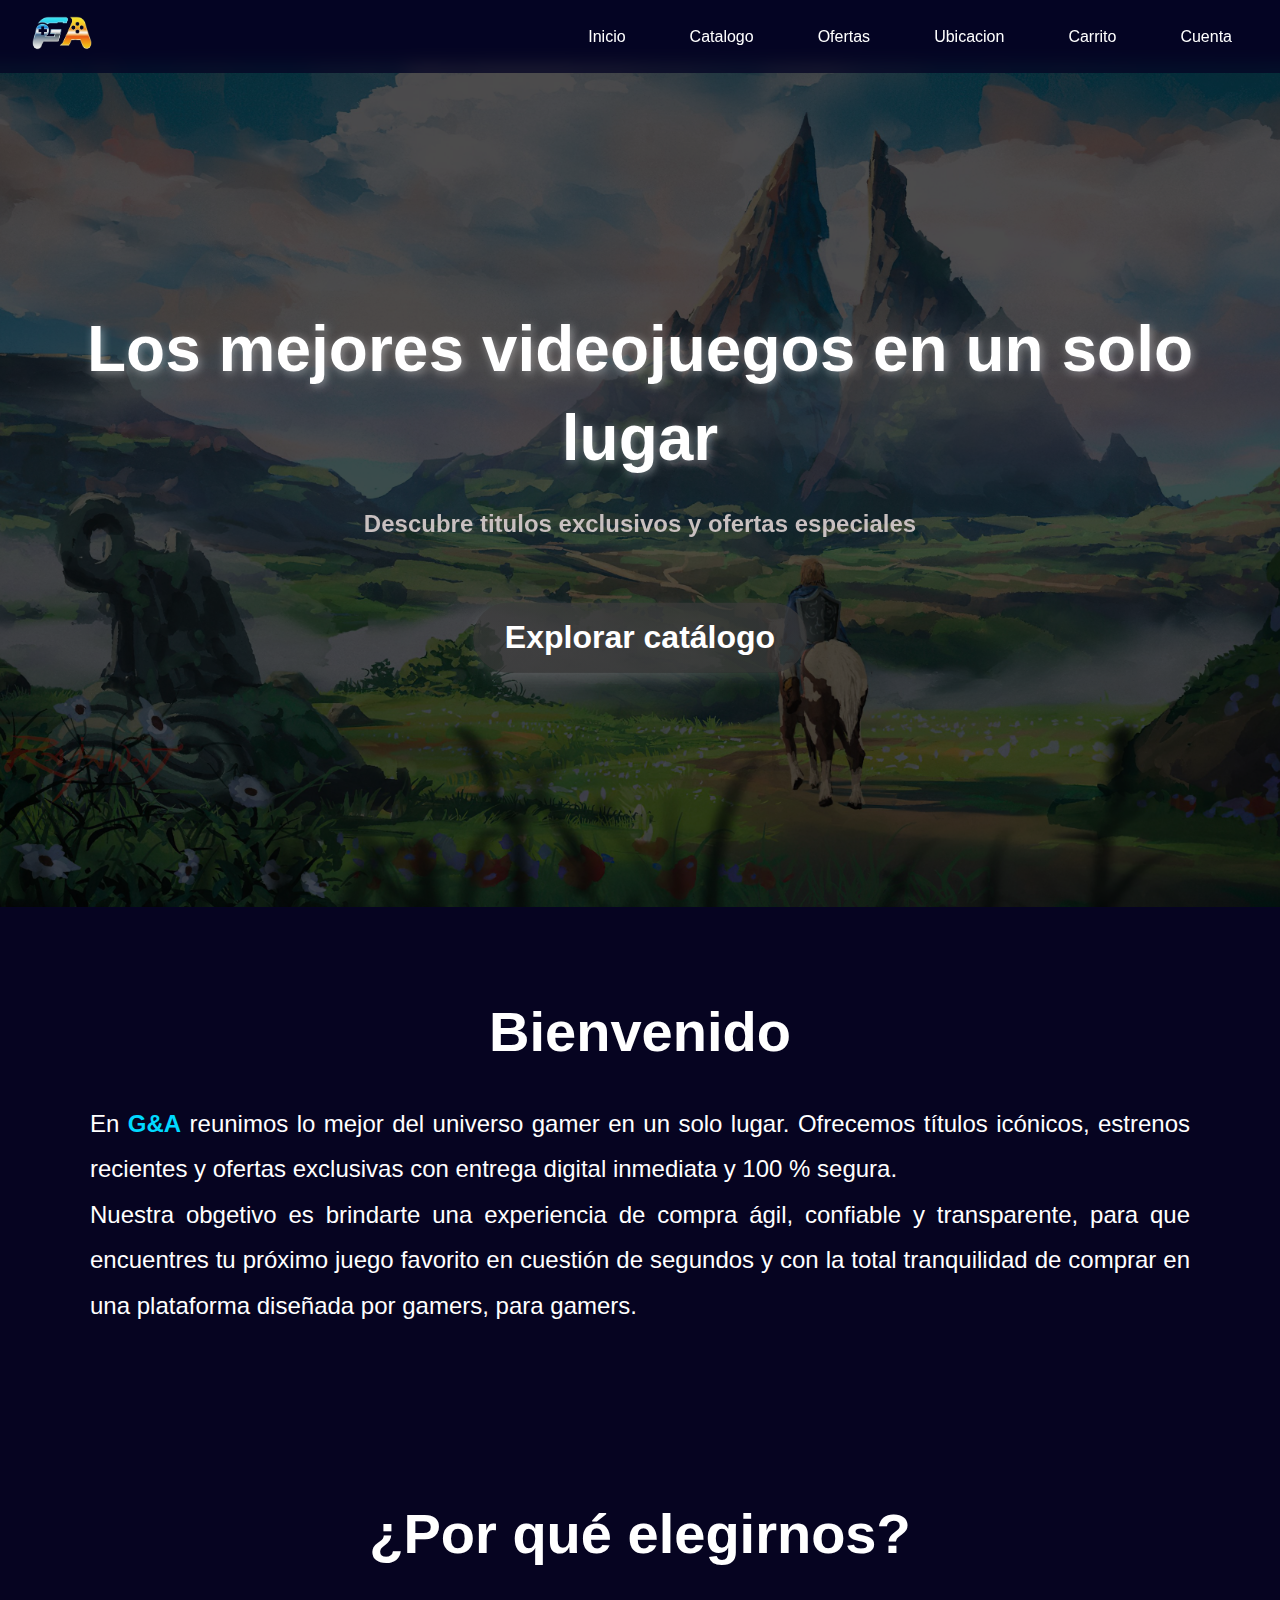
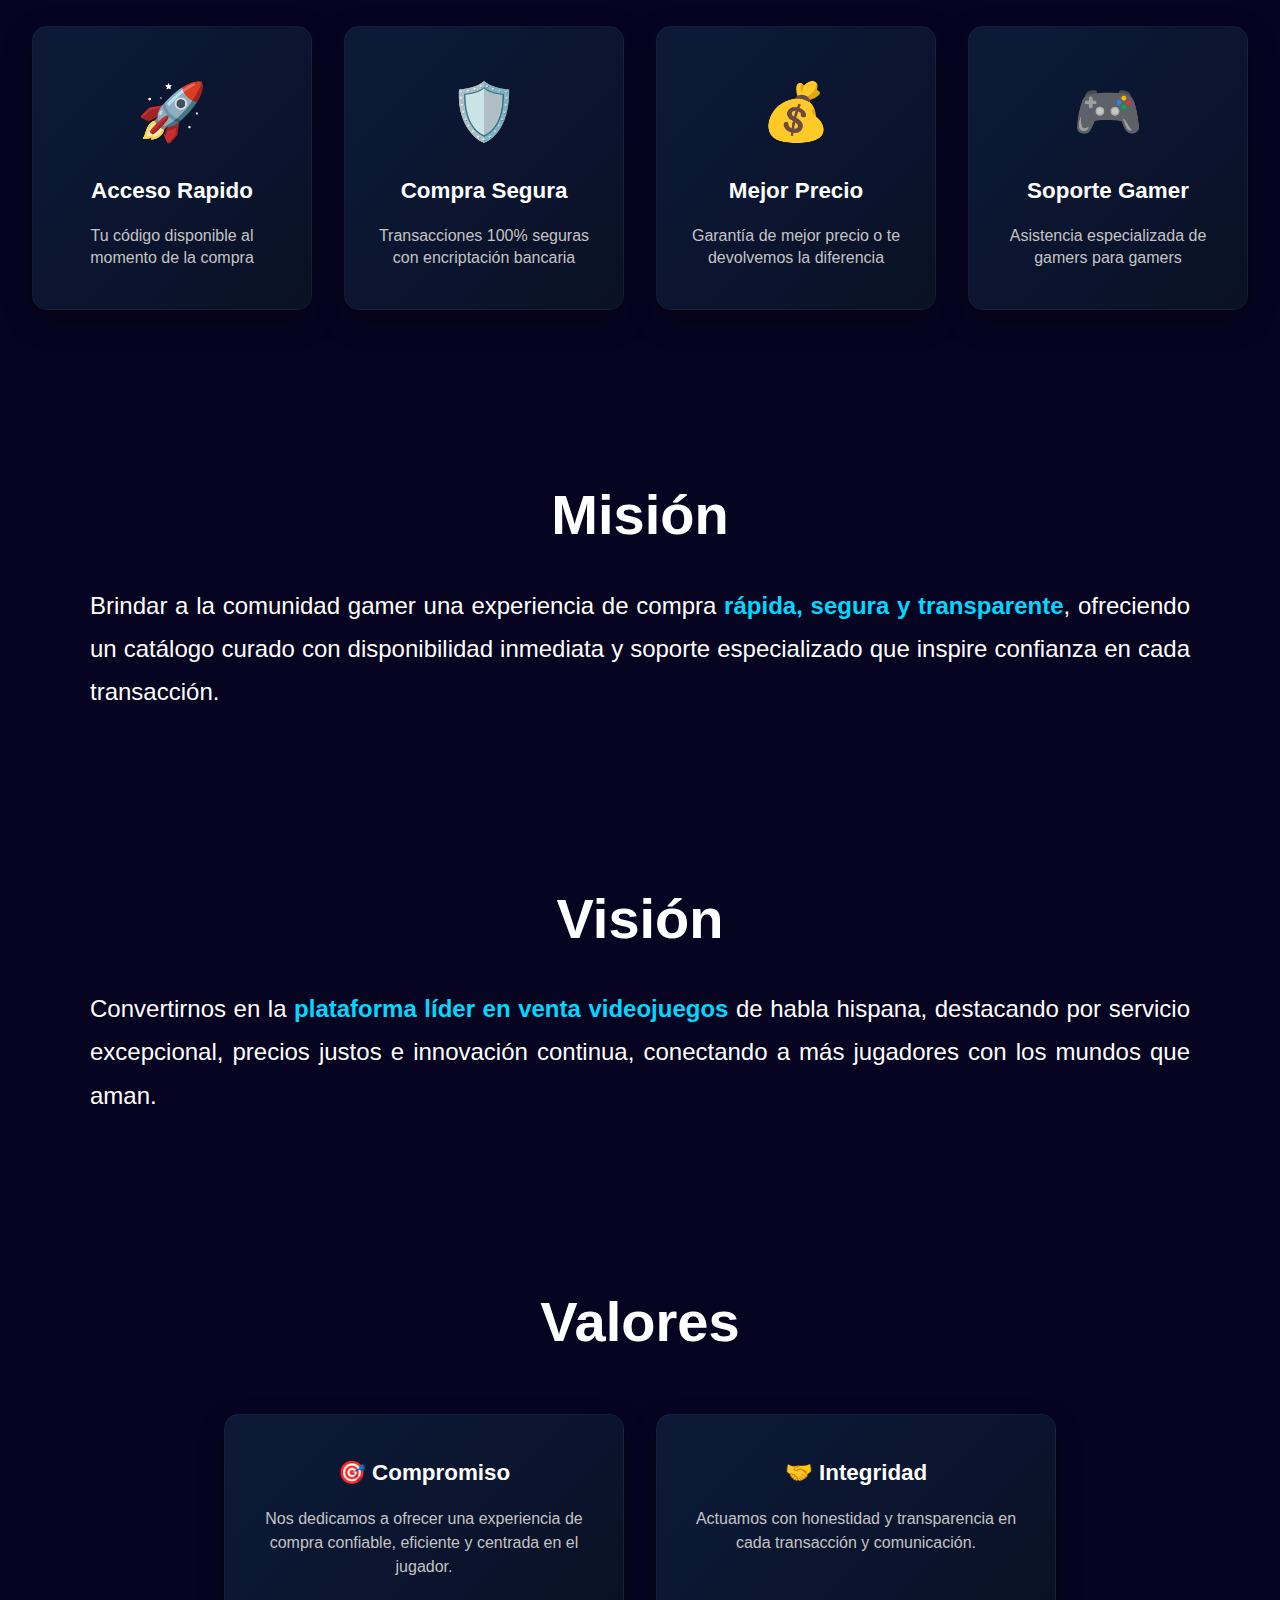
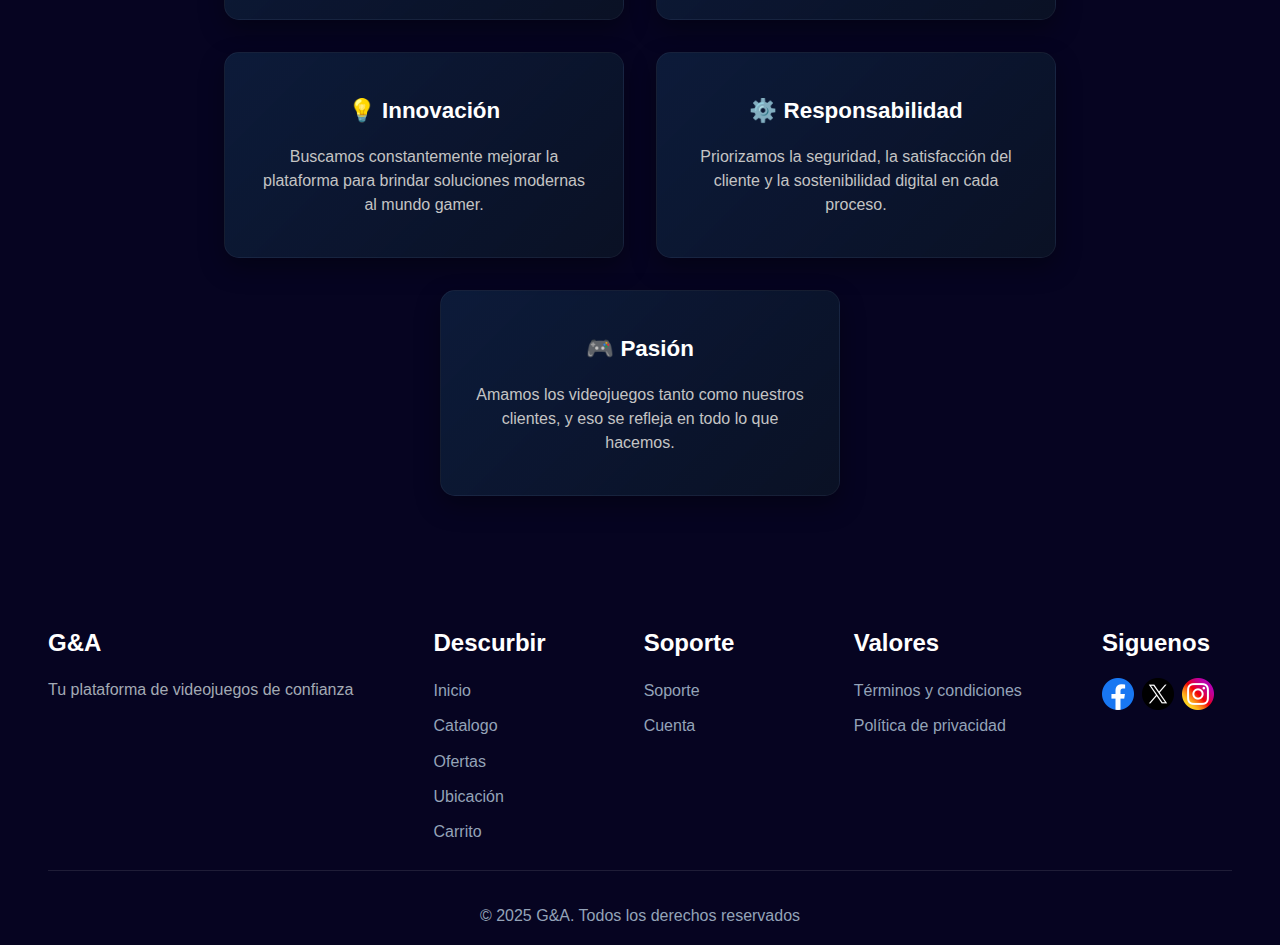
<file: index.html>
<!--Version de HTML-->
<!DOCTYPE html>
<!--Inicio de la pagiona web-->
<html lang="es">

<head>
    <meta charset = "UTF-8">
    <meta name = "viewport" content = "width=device-width, initial-scale=1.0">
    <!--Titutlo de Navegacion-->
    <title> G&A </title> 
    <!-- Logo de Navegacion -->
    <link rel = "icon" href = "Logo_Principal.ico" type = "image/x-icon">
    <!-- Enlaces a hojas de estilo -->
    <link rel = "stylesheet" href = "CSS/index.css">
</head>

<!--Contenido de la Pagina-->
<body>
    <!--Menu de navegacion-->
    <header>
        <!--Contenido-->
        <div class = "menu_navegacion">
            <div class = "contenedor">
                <div class = "logo">
                    <!--Ruta relativa-->
                    <a href = "index.html">
                        <!--Ruta de imagen // src = ruta // alt = nombre // style = (width = ancho // height = alto)-->
                        <img src = "Logo_Principal.png" alt = "G&A" style = "width: 60px; height: auto;">
                    </a>
                </div>

                <nav>
                    <!--Lista no ordenada-->
                    <ul>
                        <li><a href = "index.html"> Inicio </a></li>
                        <li><a href = "Paginas/catalogo.html"> Catalogo </a></li>
                        <li><a href = "Paginas/oferta.html"> Ofertas </a></li>
                        <li><a href = "Paginas/ubicacion.html"> Ubicacion </a></li>
                        <li><a href = "Paginas/carrito.html"> Carrito </a></li>
                        <li><a href = "Paginas/cuenta.html"> Cuenta </a></li>
                    </ul>
                </nav>
            </div>
        </div>
    </header>

    <!--Contenido principal-->
    <main>
        <!--Seccion inicio-->
        <!--class = espacio pagina-->
        <section class = "inicio">
            <!--class = configuracion del dezlizante-->
            <div class= "inicio_deslizante">
                <!--class = configuracion de la imagen-->
                <div class = "deslizante">
                    <img src = "Imagenes/Presentacion/zelda.jpg" alt = "Zelda">
                </div>

                <div class = "deslizante">
                    <img src = "Imagenes/Presentacion/spiderman.jpg" alt = "Spider-Man">
                </div>

                <div class = "deslizante">
                    <img src = "Imagenes/Presentacion/rainbow.jpg" alt = "Tom-Clancys-Rainbow-Six-Siege">
                </div>

                <div class = "deslizante">
                    <img src = "Imagenes/Presentacion/overwatch.jpg" alt = "Overwatch-2">
                </div>

                <div class = "deslizante">
                    <img src = "Imagenes/Presentacion/helldivers.jpg" alt = "Helldivers">
                </div>

                <div class = "deslizante">
                    <img src = "Imagenes/Presentacion/halo.jpg" alt = "Halo">
                </div>

                <div class = "deslizante">
                    <img src = "Imagenes/Presentacion/gears.jpg" alt = "Gears">
                </div>

                <div class = "deslizante">
                    <img src = "Imagenes/Presentacion/batman.jpg" alt = "Batman-Arkham">
                </div>
            </div>

            <div class = "contenido_inicio">
                <!--Titulo principal-->
                <h1 id = "inicio"> Los mejores videojuegos en un solo lugar </h1>
                <h2> Descubre titulos exclusivos y ofertas especiales </h2>
                <a href = "Paginas/catalogo.html" class="boton_presentacion"> Explorar catálogo </a>
            </div>
        </section>

        <!--Seccion introduccion-->
        <section class = "introduccion">
            <div class = "contenedor">
                <h2 id = "introduccion"> Bienvenido </h2>
                <p> En <strong>G&amp;A</strong> reunimos lo mejor del universo gamer en un solo lugar. Ofrecemos títulos icónicos, estrenos recientes y ofertas exclusivas con entrega digital inmediata y 100 % segura. </p>
                <p> Nuestra obgetivo es brindarte una experiencia de compra ágil, confiable y transparente, para que encuentres tu próximo juego favorito en cuestión de segundos y con la total tranquilidad de comprar en una plataforma diseñada por gamers, para gamers. </p>
            </div>
        </section>

        <!--Seccion presentacion-->
        <section class = "presentacion">
            <!--class = tamaño del contenedor-->
            <div class = "contenedor">
                <!--Subtiulo presentacion-->
                <h2 id = "titulo_presentacion"> ¿Por qué elegirnos? </h2>
                <!--class = tamaño del espacio de las targetas-->
                <div class = "espacio_presentacion">
                    <!--class = diseño de las targetas-->
                    <div class = "targeta_presentacion">
                        <!--class = diseño del icono-->
                        <div class = "targeta_icono"> 🚀 </div>
                        <h3> Acceso Rapido </h3>
                        <p> Tu código disponible al momento de la compra </p>
                    </div>

                    <div class = "targeta_presentacion">
                        <div class = "targeta_icono"> 🛡️ </div>
                        <h3> Compra Segura </h3>
                        <p> Transacciones 100% seguras con encriptación bancaria </p>
                    </div>

                    <div class = "targeta_presentacion">
                        <div class = "targeta_icono"> 💰 </div>
                        <h3> Mejor Precio </h3>
                        <p> Garantía de mejor precio o te devolvemos la diferencia </p>
                    </div>

                    <div class = "targeta_presentacion">
                        <div class = "targeta_icono"> 🎮 </div>
                        <h3> Soporte Gamer </h3>
                        <p> Asistencia especializada de gamers para gamers </p>
                    </div>

                </div>
            </div>
        </section>

        <!--Seccion mision-->
        <section class = "mision">
            <div class = "contenedor">
                <h2 id = "mision"> Misión </h2>
                <p> Brindar a la comunidad gamer una experiencia de compra <strong>rápida, segura y transparente</strong>, ofreciendo un catálogo curado con disponibilidad inmediata y soporte especializado que inspire confianza en cada transacción. </p>
            </div>
        </section>

        <!--Seccion mision-->
        <section class = "vision">
            <div class = "contenedor">
                <h2 id = "vision"> Visión </h2>
                <p> Convertirnos en la <strong>plataforma líder en venta videojuegos</strong> de habla hispana, destacando por servicio excepcional, precios justos e innovación continua, conectando a más jugadores con los mundos que aman. </p>
            </div>
        </section>

        <section class = "valores">
            <div class = "contenedor">
                <h2 id = "valores"> Valores </h2>
                <div class = "espacio_valores">
                    <div class = "valor">
                        <h3> 🎯 Compromiso </h3>
                        <p> Nos dedicamos a ofrecer una experiencia de compra confiable, eficiente y centrada en el jugador.</p>
                    </div>

                    <div class = "valor">
                        <h3> 🤝 Integridad </h3>
                        <p> Actuamos con honestidad y transparencia en cada transacción y comunicación.</p>
                    </div>

                    <div class = "valor">
                        <h3>💡 Innovación </h3>
                        <p> Buscamos constantemente mejorar la plataforma para brindar soluciones modernas al mundo gamer.</p>
                    </div>

                    <div class = "valor">
                        <h3> ⚙️ Responsabilidad </h3>
                        <p> Priorizamos la seguridad, la satisfacción del cliente y la sostenibilidad digital en cada proceso.</p>
                    </div>

                    <div class = "valor">
                        <h3> 🎮 Pasión</h3>
                        <p> Amamos los videojuegos tanto como nuestros clientes, y eso se refleja en todo lo que hacemos.</p>
                    </div>
                </div>
            </div>
        </section>
    </main>
    

    
    <!--Pie de pagina-->
    <footer>
        <div class = "contenedor">
            <div class = "espacio_footer">
                <!--General-->
                <div class = "seccion_footer">
                    <h3>G&A</h3>
                    <p> Tu plataforma de videojuegos de confianza </p>
                </div>

                <!--Enlaces rapidos-->
                <div class = "seccion_footer">
                    <h4> Descurbir </h4>
                    <ul>
                        <li><a href = "./index.html"> Inicio </a></li>
                        <li><a href = "Paginas/catalogo.html"> Catalogo </a></li>
                        <li><a href = "Paginas/oferta.html"> Ofertas </a></li>
                        <li><a href = "Paginas/ubicacion.html"> Ubicación </a></li>
                        <li><a href = "Paginas/carrito.html"> Carrito </a></li>
                    </ul>
                </div>

                <!--Soporte-->
                <div class = "seccion_footer">
                    <h4> Soporte </h4>
                    <ul>
                        <li><a href = "Paginas/soporte.html"> Soporte </a></li>    
                        <li><a href = "Paginas/cuenta.html"> Cuenta </a></li>
                    </ul>
                </div> 

                <!--Legal-->
                <div class = "seccion_footer">
                    <h4> Valores </h4>
                    <ul>
                        <li><a href = "Paginas/terminos.html"> Términos y condiciones </a></li>
                        <li><a href = "Paginas/privacidad.html"> Política de privacidad </a></li>
                    </ul>
                </div> 

                <!--Redes sociales-->
                <div class = "seccion_footer">
                    <h4> Siguenos </h4>
                    <div class = "link_social">
                        <ul>
                            <li> <a href = "" target = "_blank"> <img src = "Imagenes/Redes Sociales/facebook.jpg" alt = "Facebook" > </a> </li>
                            <li> <a href = "" target = "_blank"> <img src = "Imagenes/Redes Sociales/x.jpg" alt = "X"> </a> </li>
                            <li> <a href = "" target = "_blank"> <img src = "Imagenes/Redes Sociales/instagram.jpg" alt = "Instagram"> </a> </li>
                        </ul>
                    </div>
                </div> 
            </div>
            
            <!-- Derechos reservados -->
            <div class = "derechos">
                <p> &copy; 2025 G&A. Todos los derechos reservados </p>
            </div>
        </div>
    </footer>

    <script src = "./JavaScript/carrucel.js"> </script>
    
</body>
</html>
</file>
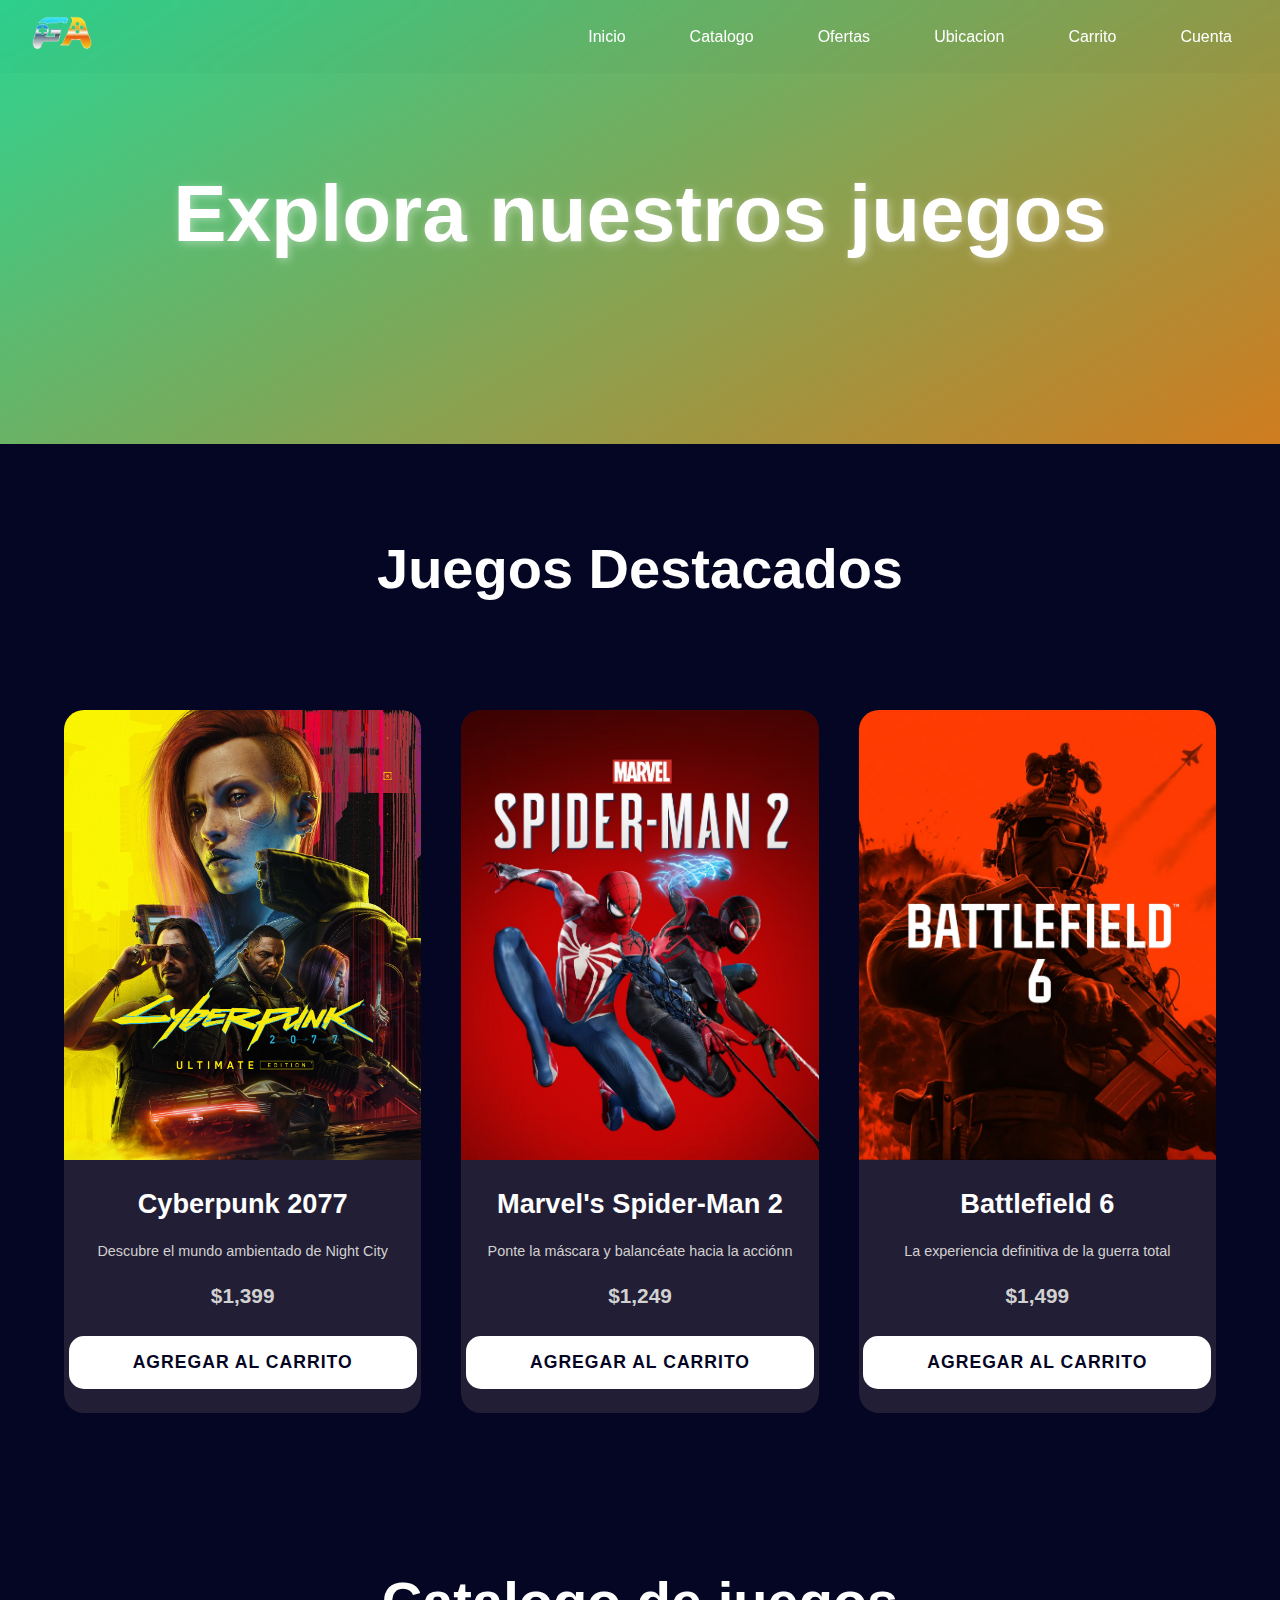
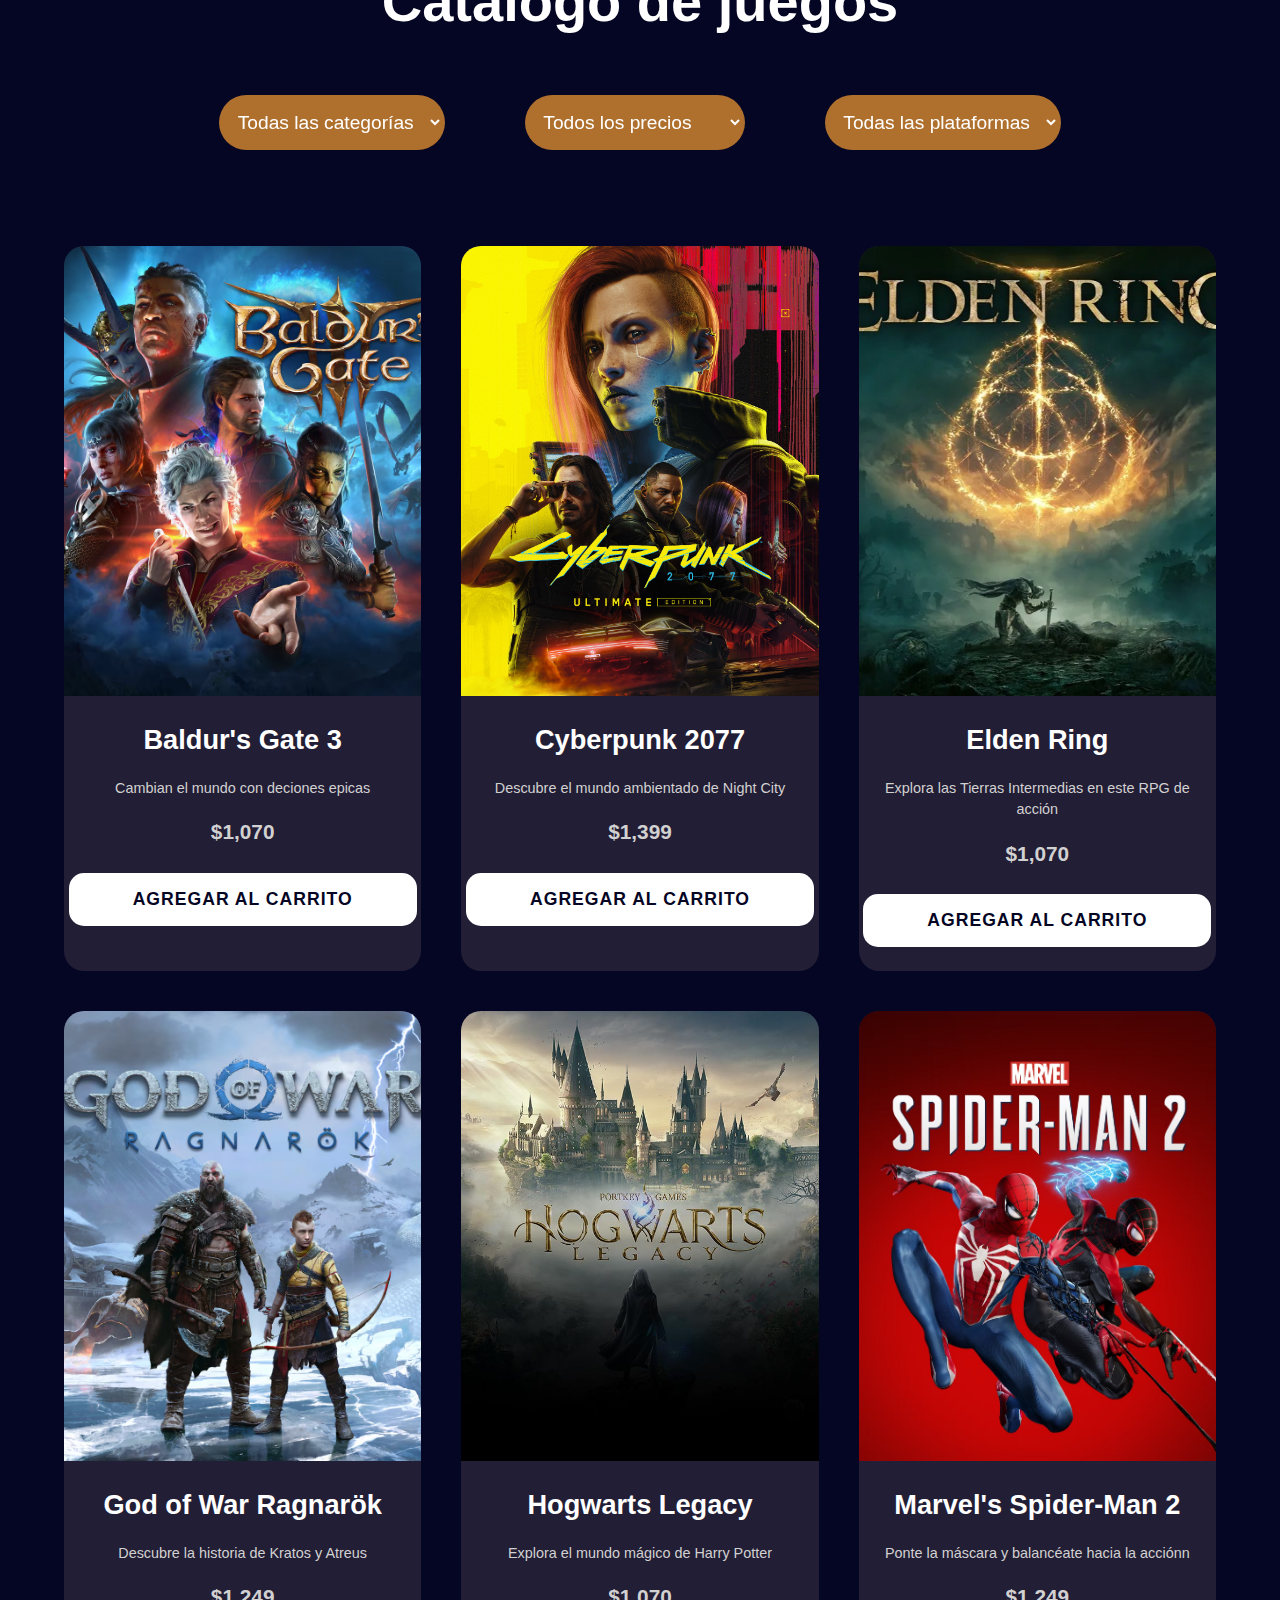
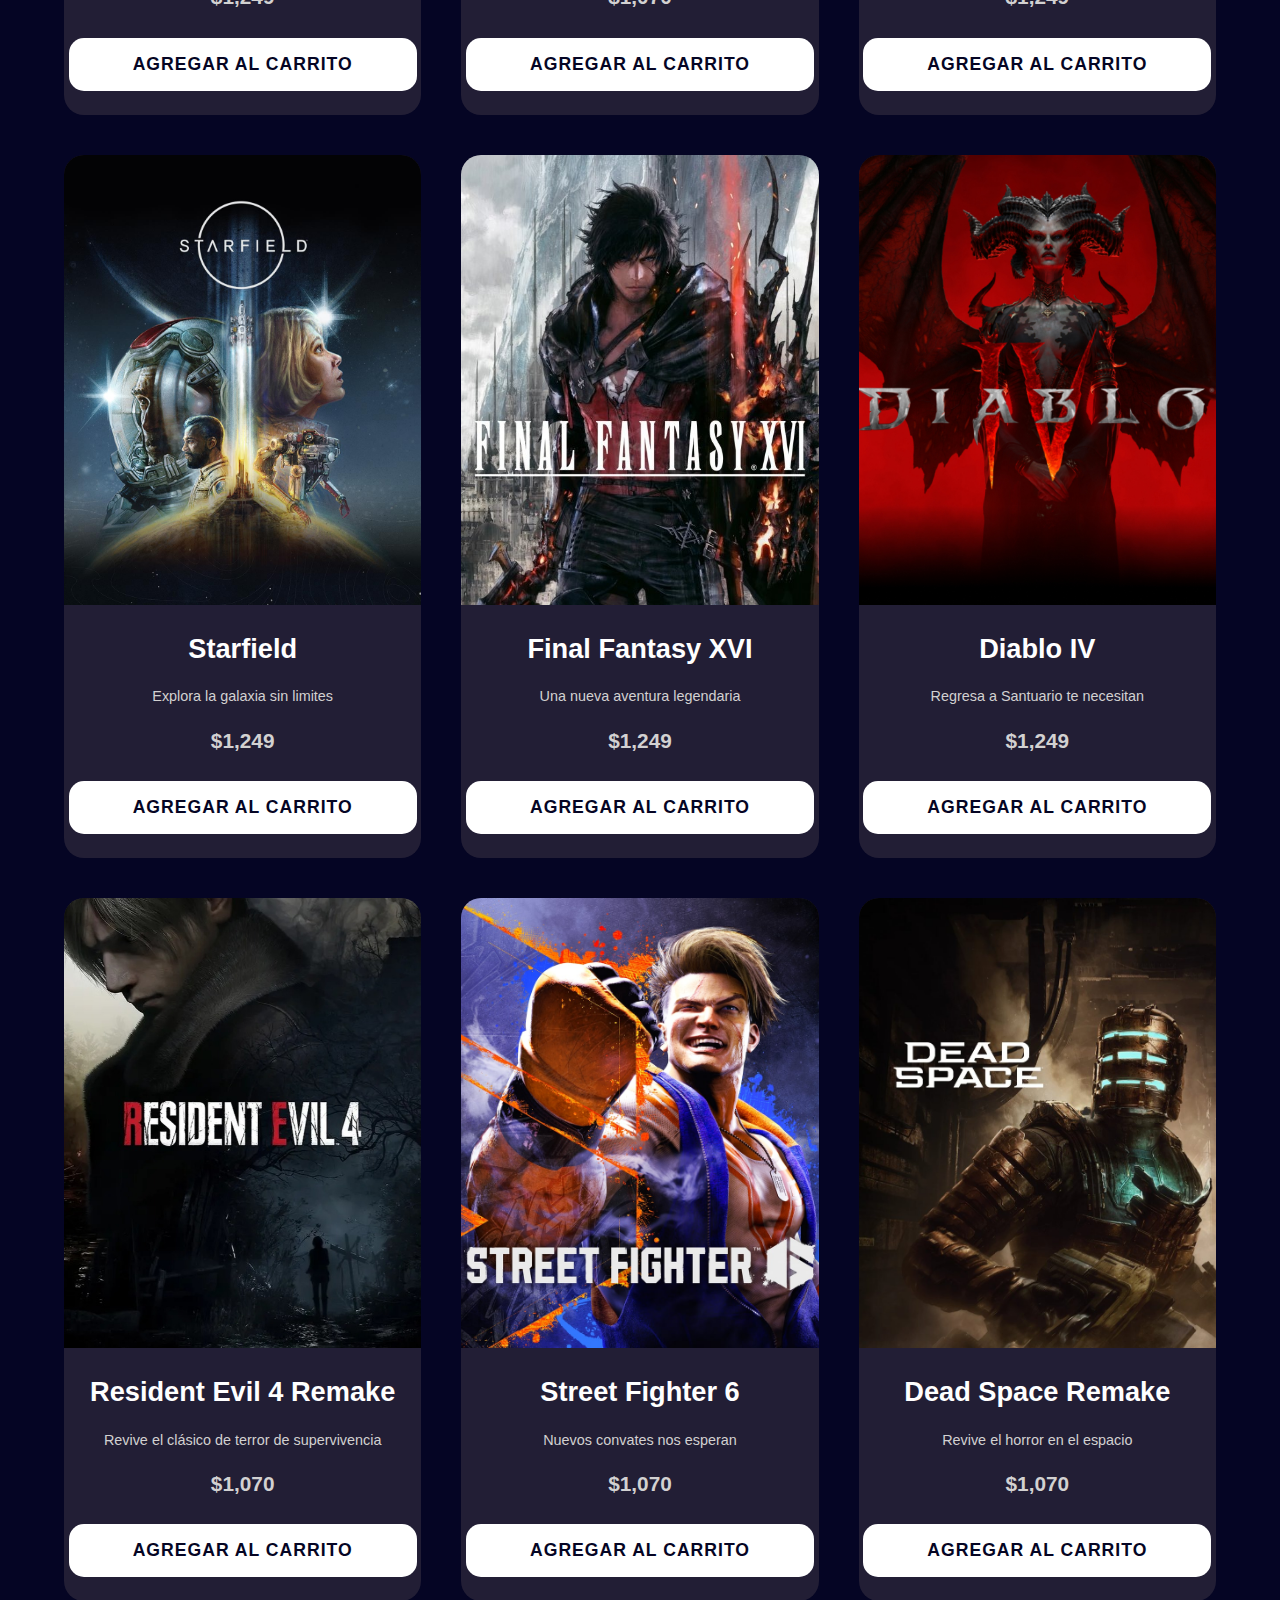
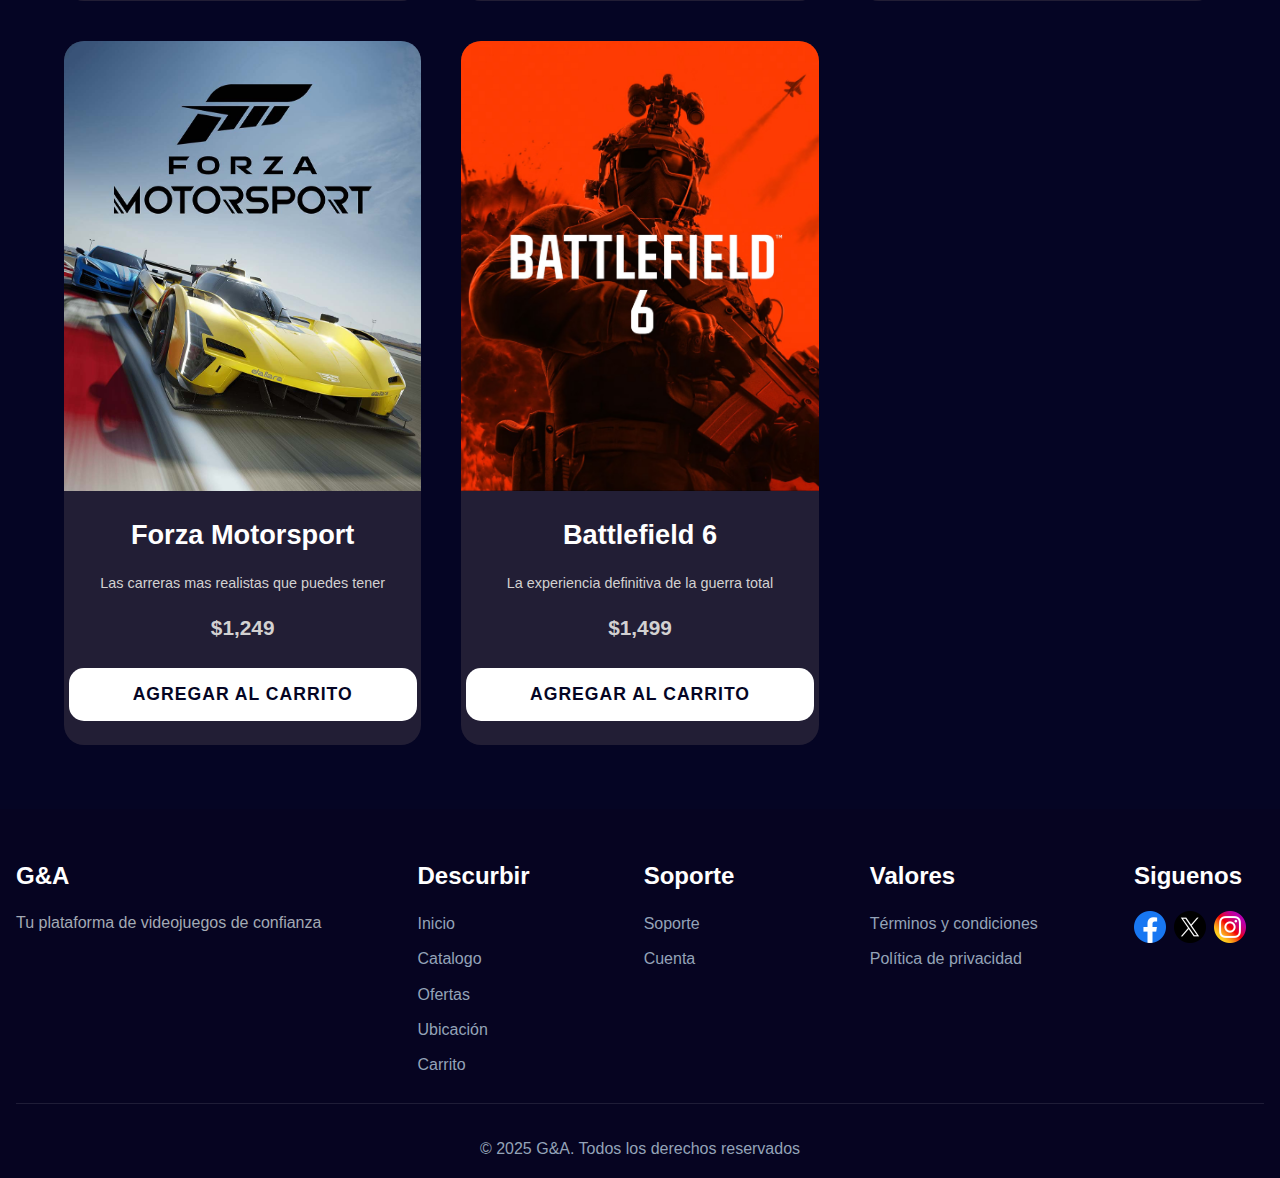
<file: Paginas/catalogo.html>
<!--Version de HTML-->
<!DOCTYPE html>
<!--Inicio de la pagiona web-->
<html lang="es">

<head>
    <meta charset = "UTF-8">
    <meta name = "viewport" content = "width=device-width, initial-scale=1.0">
    <!--Titutlo de Navegacion-->
    <title> Venta </title> 
    <!-- Logo de Navegacion -->
    <link rel = "icon" href = "../Logo_Principal.ico" type = "image/x-icon">
    <!-- Enlaces a hojas de estilo -->
    <link rel = "stylesheet" href = "../CSS/catalogo.css">
</head>

<!--Contenido de la Pagina-->
<body>
    <!--Menu de navegacion-->
    <header>
        <!--Contenido-->
        <div class = "menu_navegacion">
            <div class = "contenedor">
                <div class = "logo">
                    <!--Ruta relativa-->
                    <a href = "../index.html">
                        <!--Ruta de imagen // src = ruta // alt = nombre // style = (width = ancho // height = alto)-->
                        <img src = "../Logo_Principal.png" alt = "G&A" style = "width: 60px; height: auto;">
                    </a>
                </div>

                <nav>
                    <!--Lista no ordenada-->
                    <ul>
                        <li><a href = "../index.html"> Inicio </a></li>
                        <li><a href = "catalogo.html"> Catalogo </a></li>
                        <li><a href = "oferta.html"> Ofertas </a></li>
                        <li><a href = "ubicacion.html"> Ubicacion </a></li>
                        <li><a href = "carrito.html"> Carrito </a></li>
                        <li><a href = "cuenta.html"> Cuenta </a></li>
                    </ul>
                </nav>
            </div>
        </div>
    </header>

    <main>
        <!--Titulo-->
        <section class = "titulo">
            <div class = "contenedor">
                <!--Titulo principal-->
                <h1> Explora nuestros juegos </h1>
            </div>
        </section>

        <!--Seccion de juegos destacados-->
        <section class = "juegos_destacados">
            <div class = "contenedor">
                <!--Subtitlo 1-->
                <h2 > Juegos Destacados </h2>
                <div class = "cuadricula_juegos">
                    <article class = "targeta_jugo">
                        <img src = "../Imagenes/Juegos/Cyberpunk2077.jpg" alt = "Portada de juego Cyberpunk 2077">
                        <!--Subtitlo 2-->
                        <h3> Cyberpunk 2077 </h3>
                        <p> Descubre el mundo ambientado de Night City </p>
                        <div class = "precio"> $1,399 </div>
                        <button class = "boton_compra"> Agregar al carrito </button>
                    </article>

                    <article class = "targeta_jugo">
                        <img src = "../Imagenes/Juegos/Spiderman2.jpg" alt = "Portada de juego Marvel's Spider-Man 2">
                        <h3> Marvel's Spider-Man 2 </h3>
                        <p> Ponte la máscara y balancéate hacia la acciónn </p>
                        <div class = "precio"> $1,249 </div>
                        <button class = "boton_compra"> Agregar al carrito </button>
                    </article>

                    <article class = "targeta_jugo">
                        <img src = "../Imagenes/Juegos/Battlefield6.jpg" alt = "Portada de juego">
                        <h3> Battlefield 6 </h3>
                        <p> La experiencia definitiva de la guerra total </p>
                        <div class = "precio"> $1,499 </div>
                        <button class = "boton_compra"> Agregar al carrito </button>
                    </article>
                </div>
            </div>
        </section>

        <!--Seccion de catalogo de juegos-->
        <section class = "catalogo">
            <div class = "contenedor">
                <h2> Catalogo de juegos </h2>
                <div class = "filtros">
                    <!--Sub menus de busqueda-->
                    <select id = "filtro_categoria">
                        <option value = "todas"> Todas las categorías </option>
                        <option value = "accion"> Acción </option>
                        <option value = "aventura"> Aventura </option>
                        <option value = "carreras"> Carreras </option>
                        <option value = "deportes"> Deportes </option>
                        <option value = "disparos"> Shooter </option>
                        <option value = "rpg"> RPG </option>
                        <option value = "terror"> Terror </option>
                    </select>

                    <select id = "filtro_precio">
                        <option value = "todos"> Todos los precios </option>
                        <option value = "0-200"> $0 - $200 </option>
                        <option value = "200-600"> $200 - $600 </option>
                        <option value = "600-1000"> $600 - $1000 </option>
                        <option value = "1000-1500"> $1000 - $1500 </option>
                        <option value = "1500-2000"> $1500 - $2000 </option>
                        <option value = "2000+"> $2000 + </option>
                    </select>

                    <select id = "filtro_plataforma">
                        <option value = "todos"> Todas las plataformas </option>
                        <option value = ""> PC </option>
                        <option value = ""> Xbox </option>
                        <option value = ""> PlayStation </option>
                        <option value = ""> Nintendo </option>
                    </select>
                </div>

                <div class = "cuadricula_juegos">
                    <article class = "targeta_jugo">
                        <img src = "../Imagenes/Juegos/baldusGate.jpg" alt = "Portada de juego Baldur's Gate 3">
                        <h3> Baldur's Gate 3 </h3>
                        <p> Cambian el mundo con deciones epicas </p>
                        <div class = "precio"> $1,070 </div>
                        <button class = "boton_compra"> Agregar al carrito </button>
                    </article>

                    <article class = "targeta_jugo">
                        <img src = "../Imagenes/Juegos/Cyberpunk2077.jpg" alt = "Portada de juego Cyberpunk 2077">
                        <h3> Cyberpunk 2077 </h3>
                        <p> Descubre el mundo ambientado de Night City </p>
                        <div class = "precio"> $1,399 </div>
                        <button class = "boton_compra"> Agregar al carrito </button>
                    </article>

                    <article class = "targeta_jugo">
                        <img src = "../Imagenes/Juegos/EldenRing.jpg" alt = "Portada de juego Elden Ring">
                        <h3> Elden Ring </h3>
                        <p> Explora las Tierras Intermedias en este RPG de acción </p>
                        <div class = "precio"> $1,070 </div>
                        <button class = "boton_compra"> Agregar al carrito </button>
                    </article>

                    <article class = "targeta_jugo">
                        <img src = "../Imagenes/Juegos/GodOfWar.jpg" alt = "Portada de juego God of War Ragnarök">
                        <h3> God of War Ragnarök </h3>
                        <p> Descubre la historia de Kratos y Atreus </p>
                        <div class = "precio"> $1,249 </div>
                        <button class = "boton_compra"> Agregar al carrito </button>
                    </article>

                    <article class = "targeta_jugo">
                        <img src = "../Imagenes/Juegos/Hogwarst.jpg" alt = "Portada de juego Hogwarts Legacy">
                        <h3> Hogwarts Legacy </h3>
                        <p> Explora el mundo mágico de Harry Potter </p>
                        <div class = "precio"> $1,070 </div>
                        <button class = "boton_compra"> Agregar al carrito </button>
                    </article>

                    <article class = "targeta_jugo">
                        <img src = "../Imagenes/Juegos/Spiderman2.jpg" alt = "Portada de juego Marvel's Spider-Man 2">
                        <h3> Marvel's Spider-Man 2 </h3>
                        <p> Ponte la máscara y balancéate hacia la acciónn </p>
                        <div class = "precio"> $1,249 </div>
                        <button class = "boton_compra"> Agregar al carrito </button>
                    </article>

                    <article class = "targeta_jugo">
                        <img src = "../Imagenes/Juegos/Starfield.jpg" alt = "Portada de juego Starfield">
                        <h3> Starfield </h3>
                        <p> Explora la galaxia sin limites </p>
                        <div class = "precio"> $1,249 </div>
                        <button class = "boton_compra"> Agregar al carrito </button>
                    </article>

                    <article class = "targeta_jugo">
                        <img src = "../Imagenes/Juegos/FinalFantasy.jpg" alt = "Portada de juego Final Fantasy XVI">
                        <h3> Final Fantasy XVI </h3>
                        <p> Una nueva aventura legendaria </p>
                        <div class = "precio"> $1,249 </div>
                        <button class = "boton_compra"> Agregar al carrito </button>
                    </article>

                    <article class = "targeta_jugo">
                        <img src = "../Imagenes/Juegos/DiabloIV.jpg" alt = "Portada de juego Diablo IV">
                        <h3> Diablo IV </h3>
                        <p> Regresa a Santuario te necesitan </p>
                        <div class = "precio"> $1,249 </div>
                        <button class = "boton_compra"> Agregar al carrito </button>
                    </article>

                    <article class = "targeta_jugo">
                        <img src = "../Imagenes/Juegos/R4.jpg" alt = "Portada de juego Resident Evil 4 Remake">
                        <h3> Resident Evil 4 Remake </h3>
                        <p> Revive el clásico de terror de supervivencia </p>
                        <div class = "precio"> $1,070 </div>
                        <button class = "boton_compra"> Agregar al carrito </button>
                    </article>

                    <article class = "targeta_jugo">
                        <img src = "../Imagenes/Juegos/StreetFighert.jpg" alt = "Portada de juego Street Fighter 6">
                        <h3> Street Fighter 6 </h3>
                        <p> Nuevos convates nos esperan </p>
                        <div class = "precio"> $1,070 </div>
                        <button class = "boton_compra"> Agregar al carrito </button>
                    </article>

                    <article class = "targeta_jugo">
                        <img src = "../Imagenes/Juegos/DeadSpace.jpg" alt = "Portada de juego Dead Space Remake">
                        <h3> Dead Space Remake </h3>
                        <p> Revive el horror en el espacio </p>
                        <div class = "precio"> $1,070 </div>
                        <button class = "boton_compra"> Agregar al carrito </button>
                    </article>

                    <article class = "targeta_jugo">
                        <img src = "../Imagenes/Juegos/ForzaMotorsport.jpg" alt = "Portada de juego Forza Motorsport">
                        <h3> Forza Motorsport </h3>
                        <p> Las carreras mas realistas que puedes tener </p>
                        <div class = "precio"> $1,249 </div>
                        <button class = "boton_compra"> Agregar al carrito </button>
                    </article>

                    <article class = "targeta_jugo">
                        <img src = "../Imagenes/Juegos/Battlefield6.jpg" alt = "Portada de juego">
                        <h3> Battlefield 6 </h3>
                        <p> La experiencia definitiva de la guerra total </p>
                        <div class = "precio"> $1,499 </div>
                        <button class = "boton_compra"> Agregar al carrito </button>
                    </article>
                </div>
            </div>
        </section>
    </main>

    <!--Pie de pagina-->
    <footer>
        <div class = "contenedor">
            <div class = "espacio_footer">
                <!--General-->
                <div class = "seccion_footer">
                    <h3>G&A</h3>
                    <p> Tu plataforma de videojuegos de confianza </p>
                </div>

                <!--Enlaces rapidos-->
                <div class = "seccion_footer">
                    <h4> Descurbir </h4>
                    <ul>
                        <li><a href = "../index.html"> Inicio </a></li>
                        <li><a href = "./catalogo.html"> Catalogo </a></li>
                        <li><a href = "./oferta.html"> Ofertas </a></li>
                        <li><a href = "./ubicacion.html"> Ubicación </a></li>
                        <li><a href = "./carrito.html"> Carrito </a></li>
                    </ul>
                </div>

                <!--Soporte-->
                <div class = "seccion_footer">
                    <h4> Soporte </h4>
                    <ul>
                        <li><a href = "./soporte.html"> Soporte </a></li>    
                        <li><a href = "./cuenta.html"> Cuenta </a></li>
                    </ul>
                </div> 

                <!--Legal-->
                <div class = "seccion_footer">
                    <h4> Valores </h4>
                    <ul>
                        <li><a href = "./terminos.html"> Términos y condiciones </a></li>
                        <li><a href = "./privacidad.html"> Política de privacidad </a></li>
                    </ul>
                </div> 

                <!--Redes sociales-->
                <div class = "seccion_footer">
                    <h4> Siguenos </h4>
                    <div class = "link_social">
                        <ul>
                            <li> <a href = "" target = "_blank"> <img src = "../Imagenes/Redes Sociales/facebook.jpg" alt = "Facebook" > </a> </li>
                            <li> <a href = "" target = "_blank"> <img src = "../Imagenes/Redes Sociales/x.jpg" alt = "X"> </a> </li>
                            <li> <a href = "" target = "_blank"> <img src = "../Imagenes/Redes Sociales/instagram.jpg" alt = "Instagram"> </a> </li>
                        </ul>
                    </div>
                </div> 
            </div>
            
            <!-- Derechos reservados -->
            <div class = "derechos">
                <p> &copy; 2025 G&A. Todos los derechos reservados </p>
            </div>
        </div>
    </footer>


    <!-- Archivo JavaScript -->
    <script src = "../JavaScript/carrito.js"></script>
</body>
</html>
</file>
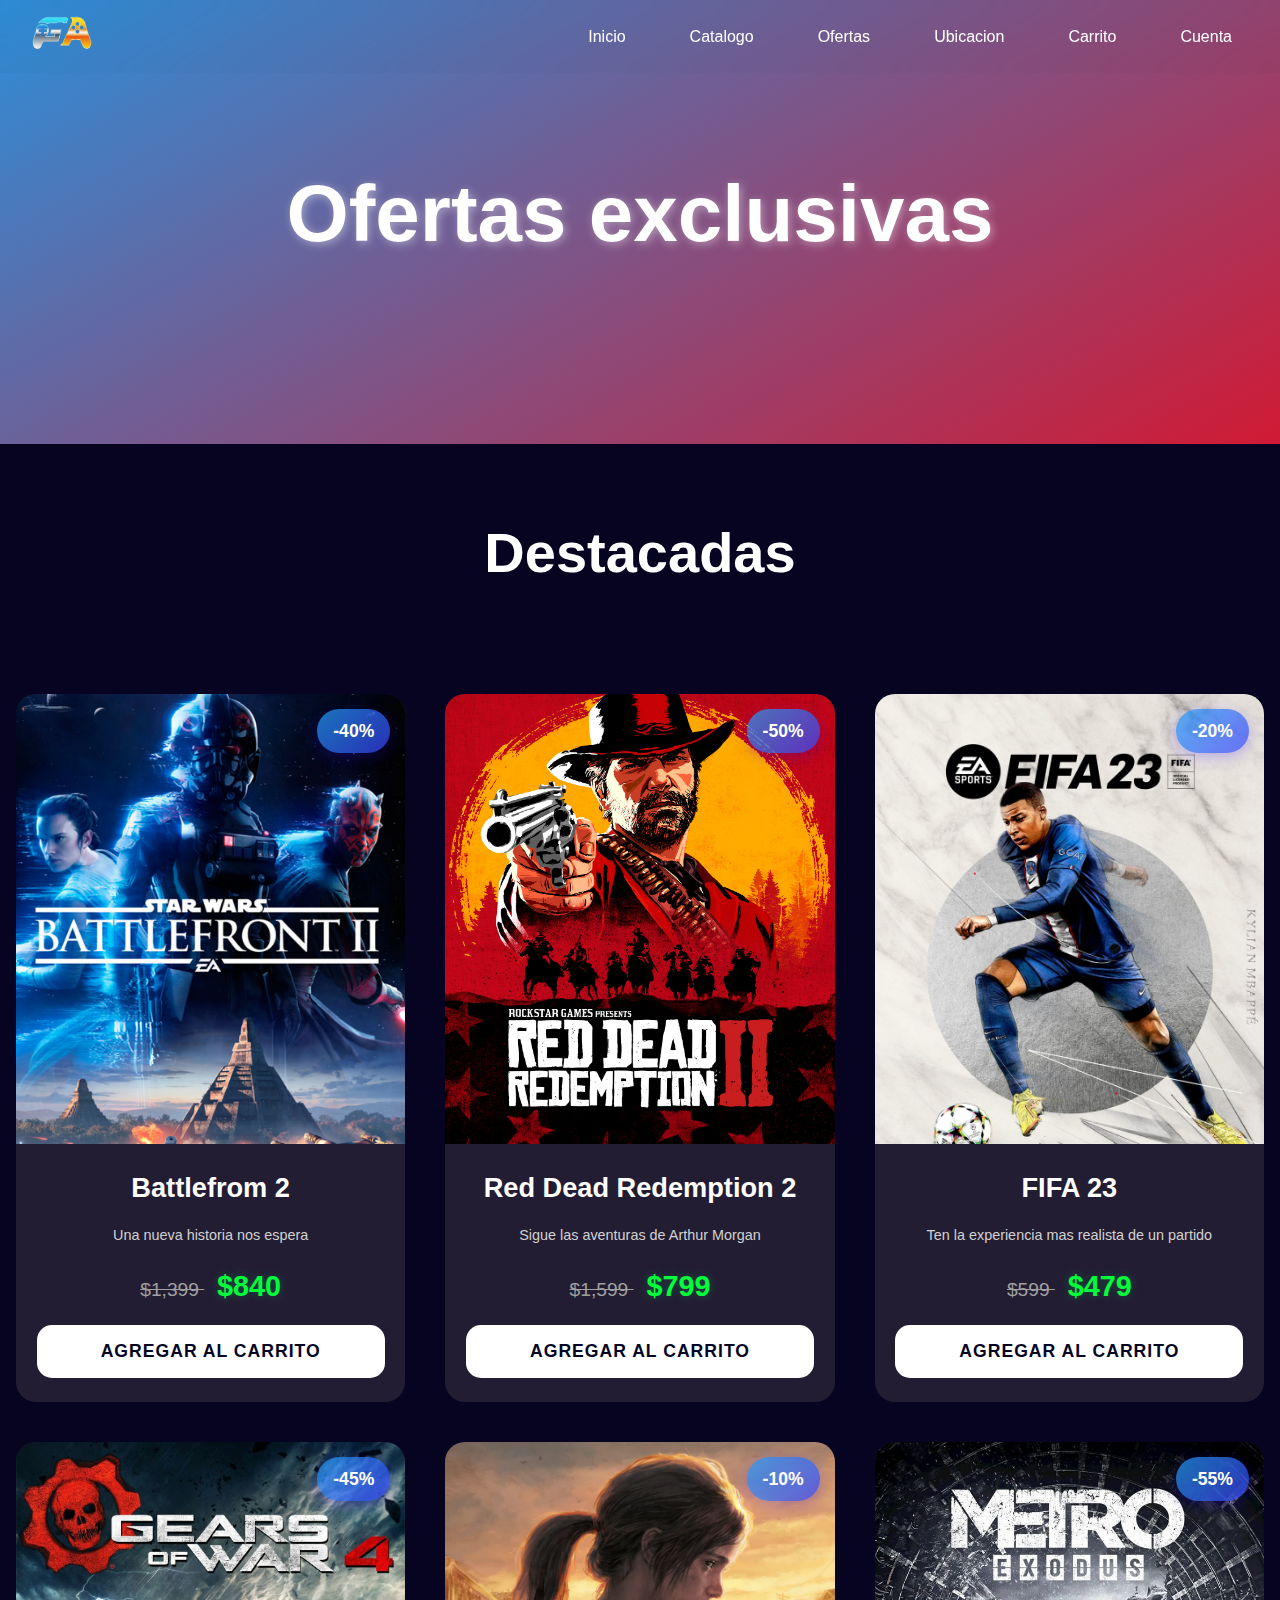
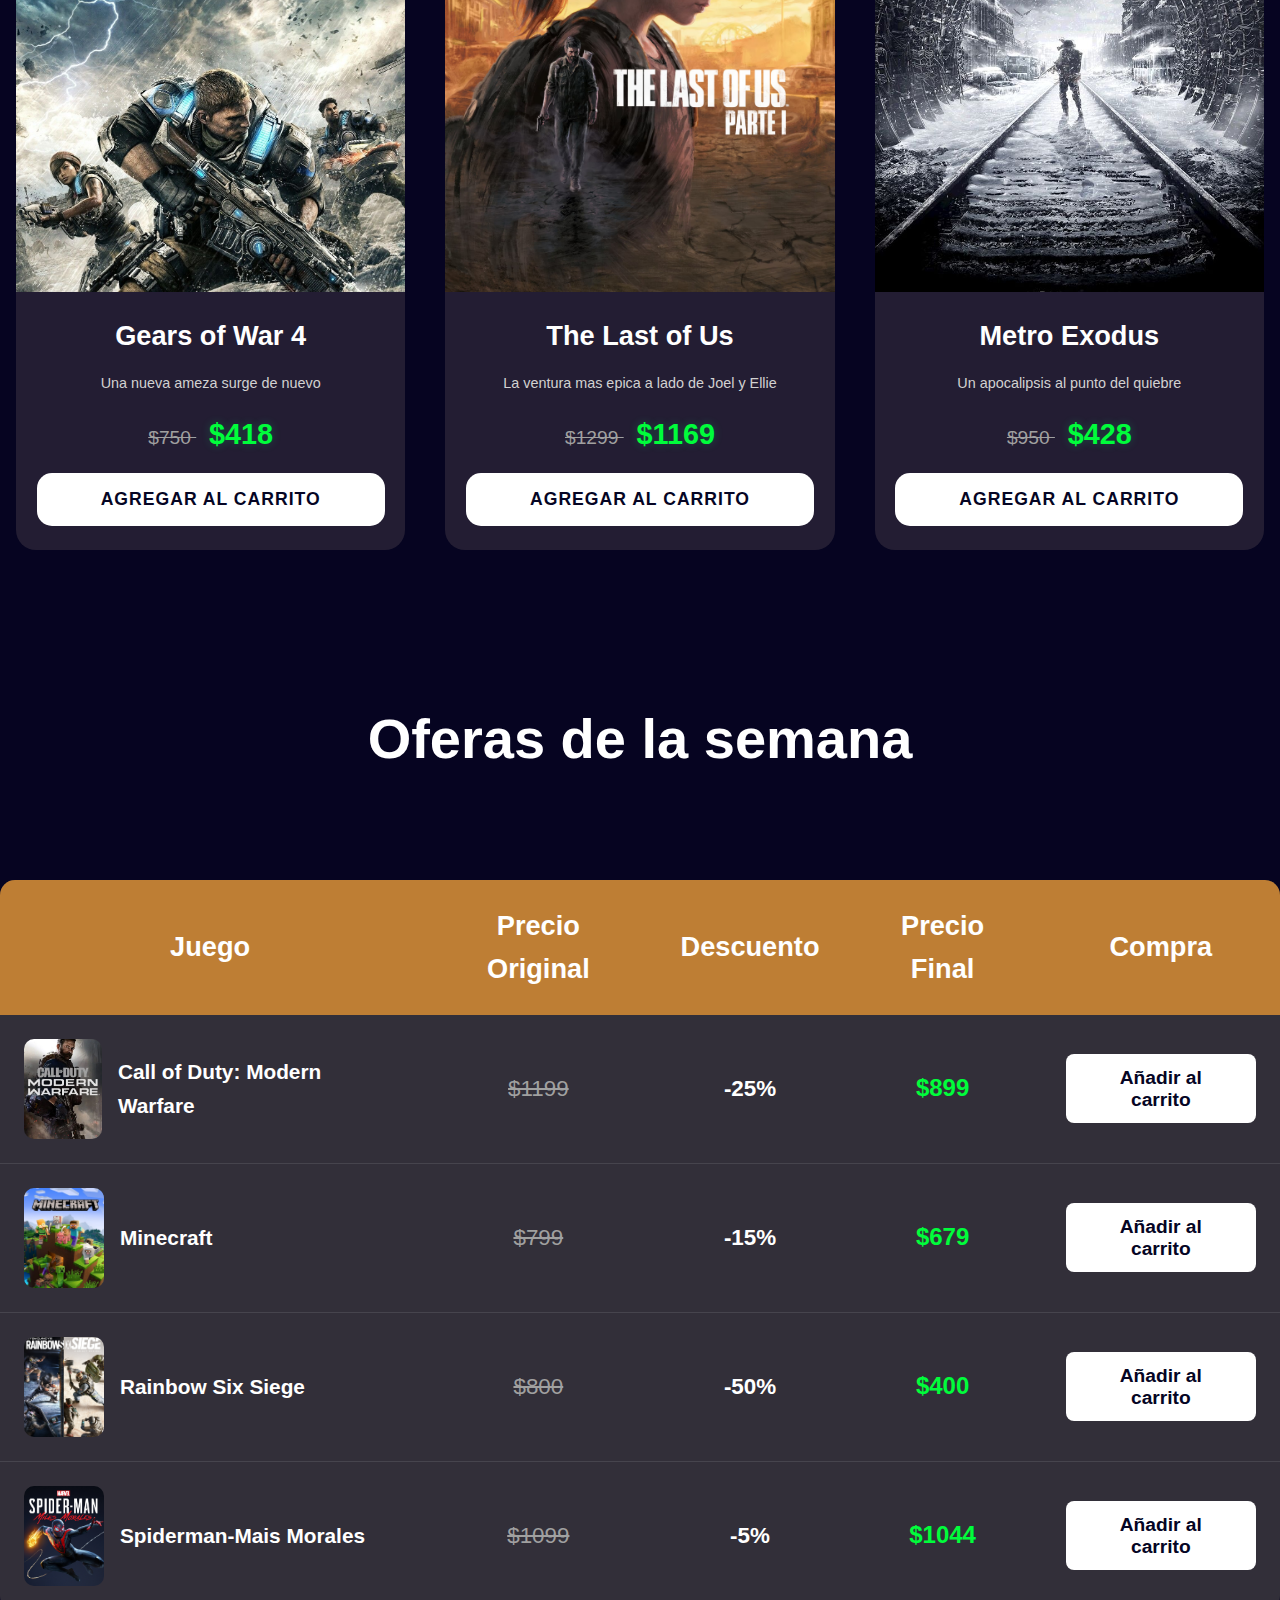
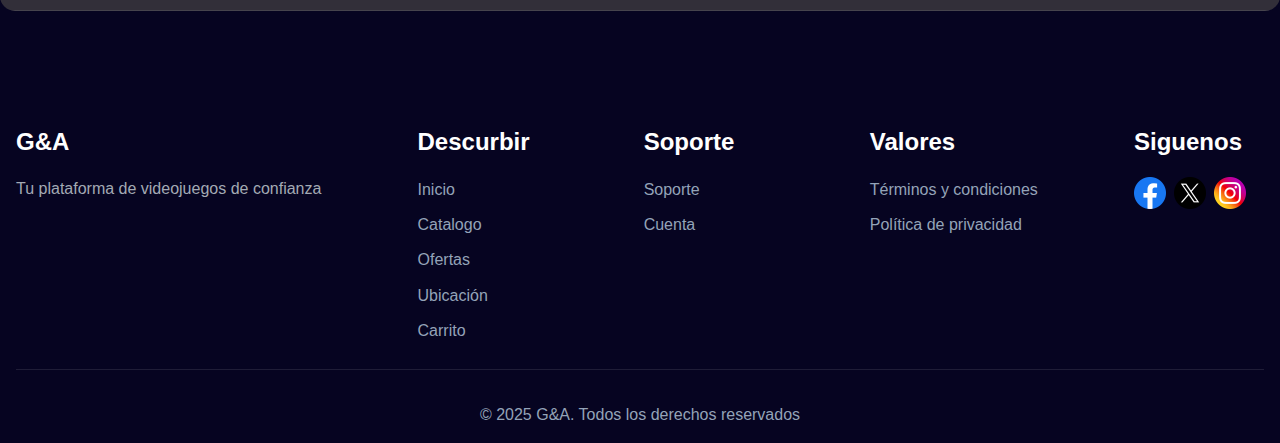
<file: Paginas/oferta.html>
<!--Version de HTML-->
<!DOCTYPE html>
<!--Inicio de la pagiona web-->
<html lang="es">

<head>
    <meta charset = "UTF-8">
    <meta name = "viewport" content = "width=device-width, initial-scale=1.0">
    <!--Titutlo de Navegacion-->
    <title> Oferta </title> 
    <!-- Logo de Navegacion -->
    <link rel = "icon" href = "../Logo_Principal.ico" type = "image/x-icon">
    <!-- Enlaces a hojas de estilo -->
    <link rel = "stylesheet" href = "../CSS/oferta.css">
</head>

<!--Contenido de la Pagina-->
<body>
    <!--Menu de navegacion-->
    <header>
        <!--Contenido-->
        <div class = "menu_navegacion">
            <div class = "contenedor">
                <div class = "logo">
                    <!--Ruta relativa-->
                    <a href = "../index.html">
                        <!--Ruta de imagen // src = ruta // alt = nombre // style = (width = ancho // height = alto)-->
                        <img src = "../Logo_Principal.png" alt = "G&A" style = "width: 60px; height: auto;">
                    </a>
                </div>

                <nav>
                    <!--Lista no ordenada-->
                    <ul>
                        <li><a href = "../index.html"> Inicio </a></li>
                        <li><a href = "catalogo.html"> Catalogo </a></li>
                        <li><a href = "oferta.html"> Ofertas </a></li>
                        <li><a href = "ubicacion.html"> Ubicacion </a></li>
                        <li><a href = "carrito.html"> Carrito </a></li>
                        <li><a href = "cuenta.html"> Cuenta </a></li>
                    </ul>
                </nav>
            </div>
        </div>
    </header>

    <main>
        <!--Titulo-->
        <section class = "titulo">
            <div class="contenedor">
                <!--Titulo principal-->
                <h1> Ofertas exclusivas </h1>
            </div>
        </section>

        <!--Ofertas destacadas-->
        <section class = "ofertas_destacadas">
            <div class = "contenedor">
                <!--Subtitulo 1-->
                <h2> Destacadas </h2>
                <div class = "cuadricula_juegos">
                    <article class = "targeta_jugo">
                        <div class = "descuento"> -40% </div>
                        <img src = "../Imagenes/Juegos/Battlefront.jpg" alt = "Portada de Battlefrom 2">
                        <!--Subtitlo 2-->
                        <h3> Battlefrom 2 </h3>
                        <p> Una nueva historia nos espera </p>
                        <div>
                            <span class = "precio_normal"> $1,399 </span>
                            <span class = "precio_descuento"> $840</span>
                        </div>
                        <button class = "boton_compra"> Agregar al carrito </button>
                    </article>

                    <article class = "targeta_jugo">
                        <div class = "descuento"> -50% </div>
                        <img src = "../Imagenes/Juegos/Red2.jpg" alt = "Portada de juego Red Dead Redemption 2">
                        <!--Subtitlo 2-->
                        <h3> Red Dead Redemption 2 </h3>
                        <p> Sigue las aventuras de Arthur Morgan </p>
                        <div>
                            <span class = "precio_normal"> $1,599 </span>
                            <span class = "precio_descuento"> $799</span>
                        </div>
                        <button class = "boton_compra"> Agregar al carrito </button>
                    </article>

                    <article class = "targeta_jugo">
                        <div class = "descuento"> -20% </div>
                        <img src = "../Imagenes/Juegos/fifa23.jpg" alt = "Portada de juego Fifa 23">
                        <!--Subtitlo 2-->
                        <h3> FIFA 23 </h3>
                        <p> Ten la experiencia mas realista de un partido </p>
                        <div>
                            <span class = "precio_normal"> $599 </span>
                            <span class = "precio_descuento"> $479 </span>
                        </div>
                        <button class = "boton_compra"> Agregar al carrito </button>
                    </article>

                    <article class = "targeta_jugo">
                        <div class = "descuento"> -45% </div>
                        <img src = "../Imagenes/Juegos/Gears4.jpg" alt = "Portada de juego Gears of War 4">
                        <!--Subtitlo 2-->
                        <h3> Gears of War 4 </h3>
                        <p> Una nueva ameza surge de nuevo </p>
                        <div>
                            <span class = "precio_normal"> $750 </span>
                            <span class = "precio_descuento"> $418 </span>
                        </div>
                        <button class = "boton_compra"> Agregar al carrito </button>
                    </article>

                    <article class = "targeta_jugo">
                        <div class = "descuento"> -10% </div>
                        <img src = "../Imagenes/Juegos/TheLastOfUs.jpg" alt = "Portada de juego The Last of Us">
                        <!--Subtitlo 2-->
                        <h3> The Last of Us </h3>
                        <p> La ventura mas epica a lado de Joel y Ellie </p>
                        <div>
                            <span class = "precio_normal"> $1299 </span>
                            <span class = "precio_descuento"> $1169 </span>
                        </div>
                        <button class = "boton_compra"> Agregar al carrito </button>
                    </article>

                    <article class = "targeta_jugo">
                        <div class = "descuento"> -55% </div>
                        <img src = "../Imagenes/Juegos/MetroExodus.jpg" alt = "Portada de juego Metro Exodus">
                        <!--Subtitlo 2-->
                        <h3> Metro Exodus </h3>
                        <p> Un apocalipsis al punto del quiebre </p>
                        <div>
                            <span class = "precio_normal"> $950 </span>
                            <span class = "precio_descuento"> $428 </span>
                        </div>
                        <button class = "boton_compra"> Agregar al carrito </button>
                    </article>
                </div>
            </div>
        </section>

        <!-- Tabla de ofertas semanales-->
        <section class = "ofertas_semanales">
            <div class = "contenedor">
                <h2> Oferas de la semana </h2>
                <div class = "tabla">
                    <!-- Apartado de la tabla-->
                    <table>
                        <thead>
                            <try>
                                <!--Encabezados de la tabla-->
                                <th> Juego </th>
                                <th> Precio Original </th>
                                <th> Descuento </th>
                                <th> Precio Final </th>
                                <th> Compra </th>
                            </try>
                        </thead>
                        <tbody>
                            <tr>
                                <td>
                                    <div class="infomacion_tabla">
                                        <img src = "../Imagenes/Juegos/ModernWarfare.jpg" alt = "Portada de juego Call of Duty: Modern Warfare">
                                        <span> Call of Duty: Modern Warfare </span>
                                    </div>
                                </td>
                                <td> $1199 </td>
                                <td> -25% </td>
                                <td> $899 </td>
                                <td> <button class = "boton_tabla"> Añadir al carrito </button> </td>
                            </tr>
                            <tr>
                                <td>
                                    <div class="infomacion_tabla">
                                        <img src = "../Imagenes/Juegos/Minecraft.jpg" alt = "Portada de juego Minecraft">
                                        <span> Minecraft </span>
                                    </div>
                                </td>
                                <td> $799 </td>
                                <td> -15% </td>
                                <td> $679 </td>
                                <td> <button class = "boton_tabla"> Añadir al carrito </button> </td>
                            </tr>
                            <tr>
                                <td>
                                    <div class="infomacion_tabla">
                                        <img src = "../Imagenes/Juegos/RainbowSix.jpg" alt = "Portada de juego Rainbow Six Siege">
                                        <span> Rainbow Six Siege </span>
                                    </div>
                                </td>
                                <td> $800 </td>
                                <td> -50% </td>
                                <td> $400 </td>
                                <td> <button class = "boton_tabla"> Añadir al carrito </button> </td>
                            </tr>
                            <tr>
                                <td>
                                    <div class="infomacion_tabla">
                                        <img src = "../Imagenes/Juegos/SpidermanMorales.jpg" alt = "Portada de juego Spiderman-Mais Morales">
                                        <span> Spiderman-Mais Morales </span>
                                    </div>
                                </td>
                                <td> $1099 </td>
                                <td> -5% </td>
                                <td> $1044 </td>
                                <td> <button class = "boton_tabla"> Añadir al carrito </button> </td>
                            </tr>
                        </tbody>
                    </table>
                </div>
            </div>
        </section>
    </main>

   <!--Pie de pagina-->
    <footer>
        <div class = "contenedor">
            <div class = "espacio_footer">
                <!--General-->
                <div class = "seccion_footer">
                    <h3>G&A</h3>
                    <p> Tu plataforma de videojuegos de confianza </p>
                </div>

                <!--Enlaces rapidos-->
                <div class = "seccion_footer">
                    <h4> Descurbir </h4>
                    <ul>
                        <li><a href = "../index.html"> Inicio </a></li>
                        <li><a href = "./catalogo.html"> Catalogo </a></li>
                        <li><a href = "./oferta.html"> Ofertas </a></li>
                        <li><a href = "./ubicacion.html"> Ubicación </a></li>
                        <li><a href = "./cuenta.html"> Carrito </a></li>
                    </ul>
                </div>

                <!--Soporte-->
                <div class = "seccion_footer">
                    <h4> Soporte </h4>
                    <ul>
                        <li><a href = "./soporte.html"> Soporte </a></li>    
                        <li><a href = "./login.html"> Cuenta </a></li>
                    </ul>
                </div> 

                <!--Legal-->
                <div class = "seccion_footer">
                    <h4> Valores </h4>
                    <ul>
                        <li><a href = "./terminos.html"> Términos y condiciones </a></li>
                        <li><a href = "./privacidad.html"> Política de privacidad </a></li>
                    </ul>
                </div> 

                <!--Redes sociales-->
                <div class = "seccion_footer">
                    <h4> Siguenos </h4>
                    <div class = "link_social">
                        <ul>
                            <li> <a href = "" target = "_blank"> <img src = "../Imagenes/Redes Sociales/facebook.jpg" alt = "Facebook" > </a> </li>
                            <li> <a href = "" target = "_blank"> <img src = "../Imagenes/Redes Sociales/x.jpg" alt = "X"> </a> </li>
                            <li> <a href = "" target = "_blank"> <img src = "../Imagenes/Redes Sociales/instagram.jpg" alt = "Instagram"> </a> </li>
                        </ul>
                    </div>
                </div> 
            </div>
            
            <!-- Derechos reservados -->
            <div class = "derechos">
                <p> &copy; 2025 G&A. Todos los derechos reservados </p>
            </div>
        </div>
    </footer>

    <!-- Archivo JavaScript -->
    <script src="../JavaScript/carrito.js"></script>

</body>
</html>
</file>
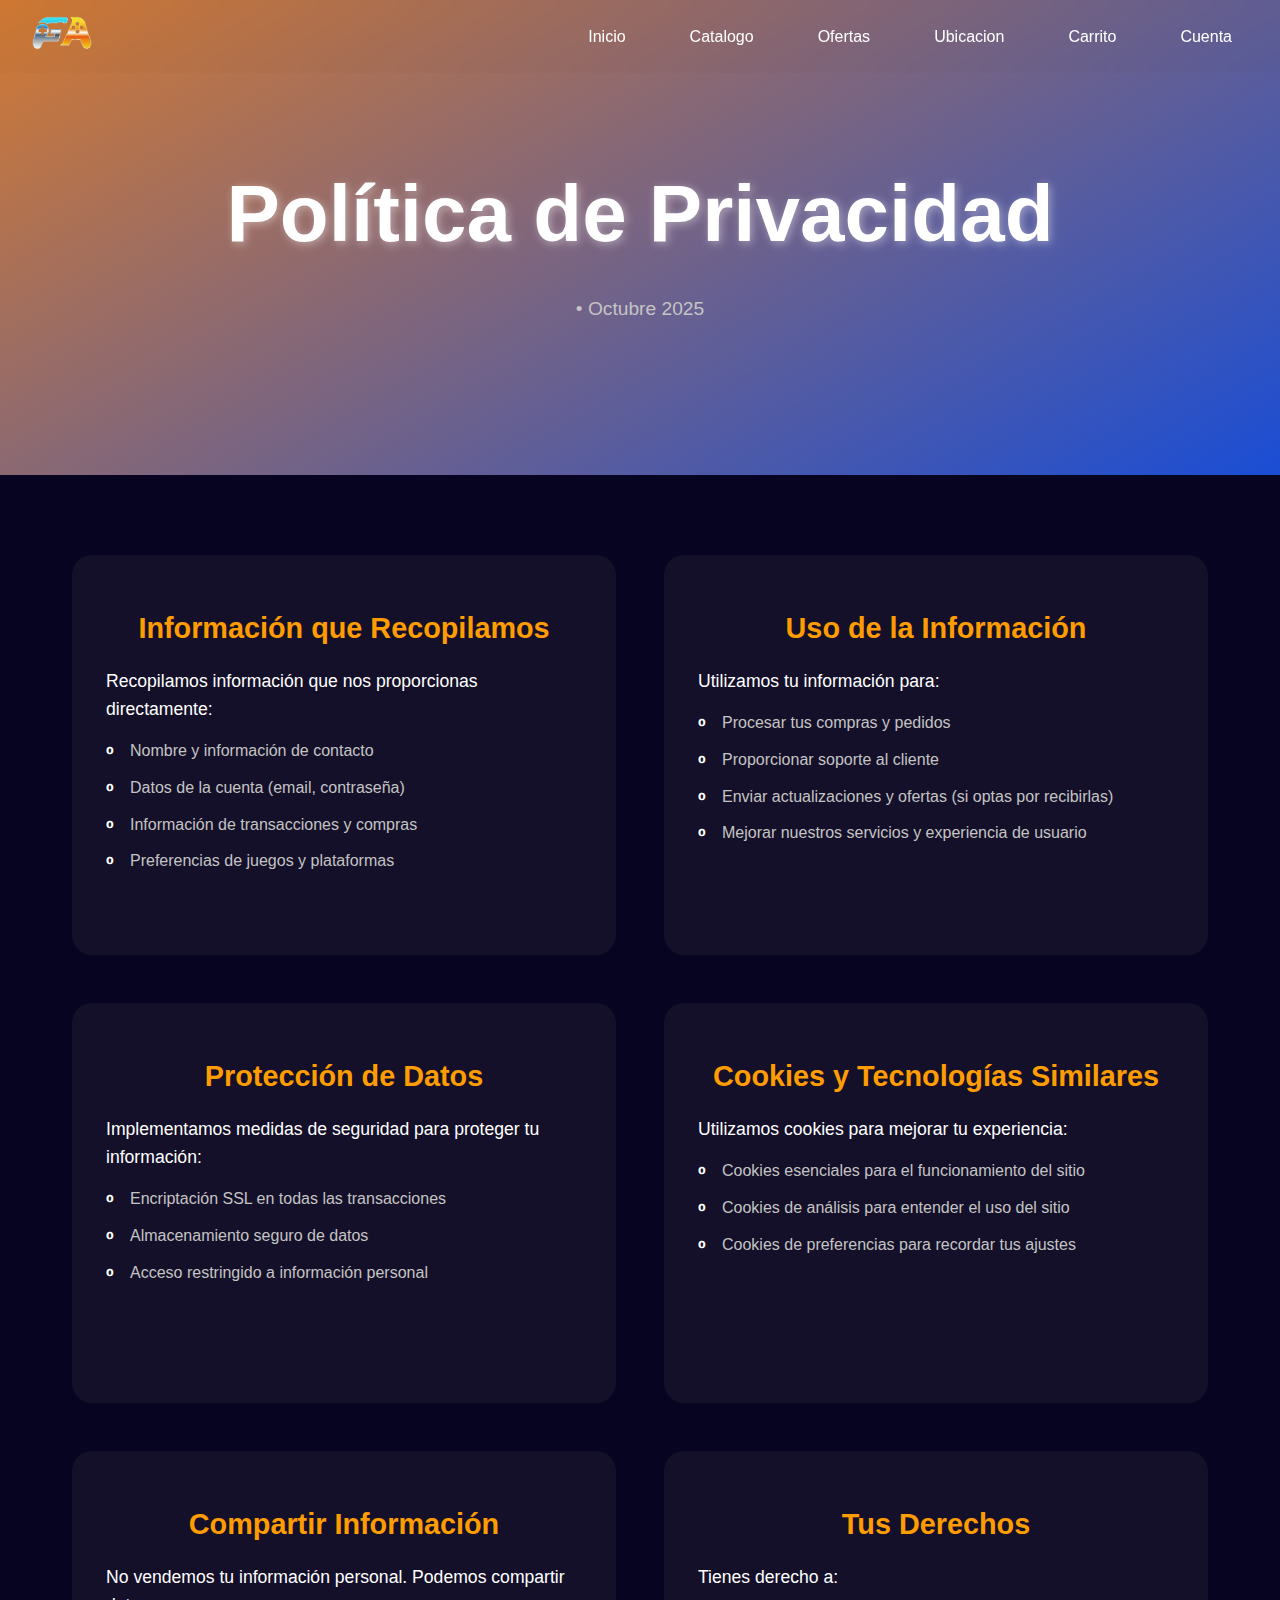
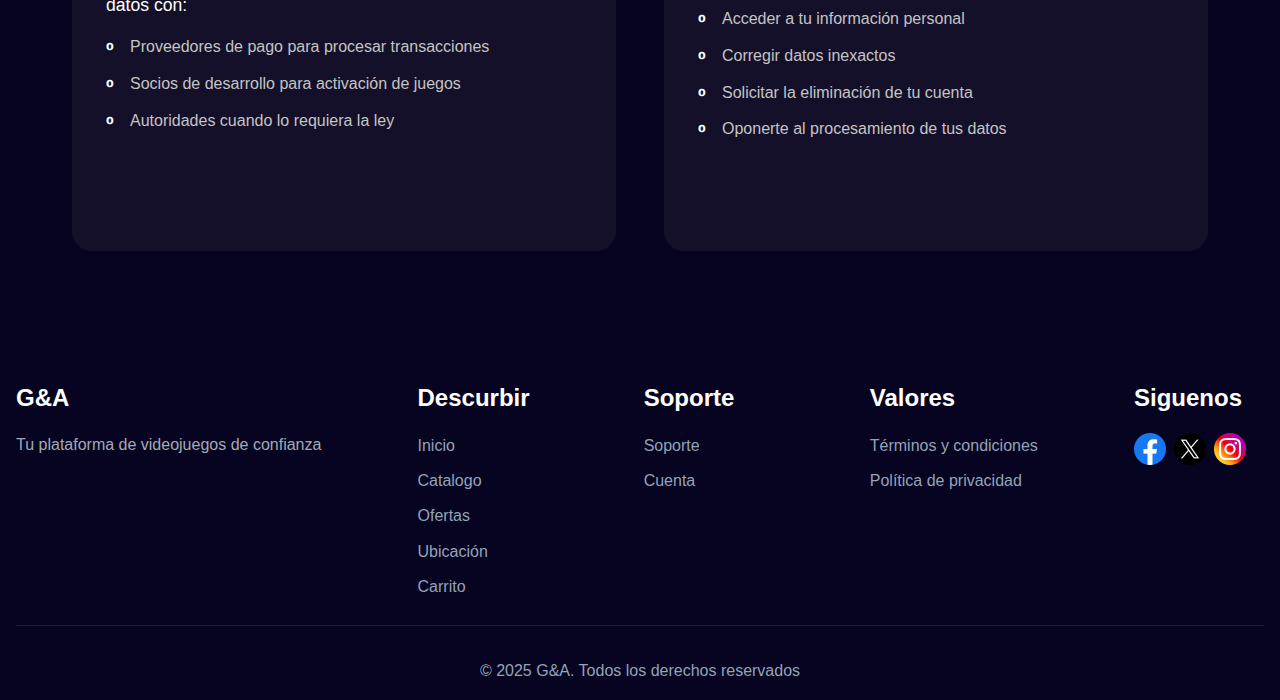
<file: Paginas/privacidad.html>
<!--Version de HTML-->
<!DOCTYPE html>
<!--Inicio de la pagiona web-->
<html lang="es">

<head>
    <meta charset = "UTF-8">
    <meta name = "viewport" content = "width=device-width, initial-scale=1.0">
    <!--Titutlo de Navegacion-->
    <title> Privacidad </title> 
    <!-- Logo de Navegacion -->
    <link rel = "icon" href = "../Logo_Principal.ico" type = "image/x-icon">
    <!-- Enlaces a hojas de estilo -->
    <link rel = "stylesheet" href = "../CSS/privacidad.css">
</head>

<!--Contenido de la Pagina-->
<body>
    <!--Menu de navegacion-->
    <header>
        <!--Contenido-->
        <div class = "menu_navegacion">
            <div class = "contenedor">
                <div class = "logo">
                    <!--Ruta relativa-->
                    <a href = "../index.html">
                        <!--Ruta de imagen // src = ruta // alt = nombre // style = (width = ancho // height = alto)-->
                        <img src = "../Logo_Principal.png" alt = "G&A" style = "width: 60px; height: auto;">
                    </a>
                </div>

                <nav>
                    <!--Lista no ordenada-->
                    <ul>
                        <li><a href = "../index.html"> Inicio </a></li>
                        <li><a href = "catalogo.html"> Catalogo </a></li>
                        <li><a href = "oferta.html"> Ofertas </a></li>
                        <li><a href = "ubicacion.html"> Ubicacion </a></li>
                        <li><a href = "carrito.html"> Carrito </a></li>
                        <li><a href = "cuenta.html"> Cuenta </a></li>
                    </ul>
                </nav>
            </div>
        </div>
    </header>

    <main>
        <!--Titulo-->
        <section class = "titulo">
            <div class="contenedor">
                <!--Titulo principal-->
                <h1> Política de Privacidad </h1>
                <p> • Octubre 2025 </p>
            </div>
        </section>

        <section class = "privacidad">
            <div class = "contenedor">
                <div class = "privacidad_seccion">
                    <div class = "contenido_privacidad">
                        <h2> Información que Recopilamos </h2>
                        <p> Recopilamos información que nos proporcionas directamente: </p>
                        <ul>  
                            <li> Nombre y información de contacto </li>
                            <li> Datos de la cuenta (email, contraseña) </li>
                            <li> Información de transacciones y compras </li>
                            <li> Preferencias de juegos y plataformas </li>
                        </ul>
                    </div>

                    <div class = "contenido_privacidad">
                        <h2> Uso de la Información </h2>
                        <p> Utilizamos tu información para: </p>
                        <ul>  
                            <li> Procesar tus compras y pedidos </li>
                            <li> Proporcionar soporte al cliente </li>
                            <li> Enviar actualizaciones y ofertas (si optas por recibirlas) </li>
                            <li> Mejorar nuestros servicios y experiencia de usuario </li>
                        </ul>
                    </div>

                    <div class = "contenido_privacidad">
                        <h2> Protección de Datos </h2>
                        <p> Implementamos medidas de seguridad para proteger tu información: </p>
                        <ul>  
                            <li> Encriptación SSL en todas las transacciones </li>
                            <li> Almacenamiento seguro de datos </li>
                            <li> Acceso restringido a información personal </li>
                        </ul>
                    </div>

                    <div class = "contenido_privacidad">
                        <h2> Cookies y Tecnologías Similares </h2>
                        <p> Utilizamos cookies para mejorar tu experiencia: </p>
                        <ul>  
                            <li> Cookies esenciales para el funcionamiento del sitio </li>
                            <li> Cookies de análisis para entender el uso del sitio </li>
                            <li> Cookies de preferencias para recordar tus ajustes </li>
                        </ul>
                    </div>

                    <div class = "contenido_privacidad">
                        <h2> Compartir Información </h2>
                        <p> No vendemos tu información personal. Podemos compartir datos con: </p>
                        <ul>  
                            <li> Proveedores de pago para procesar transacciones </li>
                            <li> Socios de desarrollo para activación de juegos </li>
                            <li> Autoridades cuando lo requiera la ley </li>
                        </ul>
                    </div>

                    <div class = "contenido_privacidad">
                        <h2> Tus Derechos </h2>
                        <p> Tienes derecho a: </p>
                        <ul>  
                            <li> Acceder a tu información personal </li>
                            <li> Corregir datos inexactos </li>
                            <li> Solicitar la eliminación de tu cuenta </li>
                            <li> Oponerte al procesamiento de tus datos </li>
                        </ul>
                    </div>
                </div>
            </div>
        </section>
    </main>

    <!--Pie de pagina-->
    <footer>
        <div class = "contenedor">
            <div class = "espacio_footer">
                <!--General-->
                <div class = "seccion_footer">
                    <h3>G&A</h3>
                    <p> Tu plataforma de videojuegos de confianza </p>
                </div>

                <!--Enlaces rapidos-->
                <div class = "seccion_footer">
                    <h4> Descurbir </h4>
                    <ul>
                        <li><a href = "../index.html"> Inicio </a></li>
                        <li><a href = "./catalogo.html"> Catalogo </a></li>
                        <li><a href = "./oferta.html"> Ofertas </a></li>
                        <li><a href = "./ubicacion.html"> Ubicación </a></li>
                        <li><a href = "./carrito.html"> Carrito </a></li>
                    </ul>
                </div>

                <!--Soporte-->
                <div class = "seccion_footer">
                    <h4> Soporte </h4>
                    <ul>
                        <li><a href = "./soporte.html"> Soporte </a></li>    
                        <li><a href = "./cuenta.html"> Cuenta </a></li>
                    </ul>
                </div> 

                <!--Legal-->
                <div class = "seccion_footer">
                    <h4> Valores </h4>
                    <ul>
                        <li><a href = "./terminos.html"> Términos y condiciones </a></li>
                        <li><a href = "./privacidad.html"> Política de privacidad </a></li>
                    </ul>
                </div> 

                <!--Redes sociales-->
                <div class = "seccion_footer">
                    <h4> Siguenos </h4>
                    <div class = "link_social">
                        <ul>
                            <li> <a href = "" target = "_blank"> <img src = "../Imagenes/Redes Sociales/facebook.jpg" alt = "Facebook" > </a> </li>
                            <li> <a href = "" target = "_blank"> <img src = "../Imagenes/Redes Sociales/x.jpg" alt = "X"> </a> </li>
                            <li> <a href = "" target = "_blank"> <img src = "../Imagenes/Redes Sociales/instagram.jpg" alt = "Instagram"> </a> </li>
                        </ul>
                    </div>
                </div> 
            </div>
            
            <!-- Derechos reservados -->
            <div class = "derechos">
                <p> &copy; 2025 G&A. Todos los derechos reservados </p>
            </div>
        </div>
    </footer>

    <!-- Archivo JavaScript -->
    <script src = "../JavaScript/carrito.js"></script>
</body>
</html>
</file>
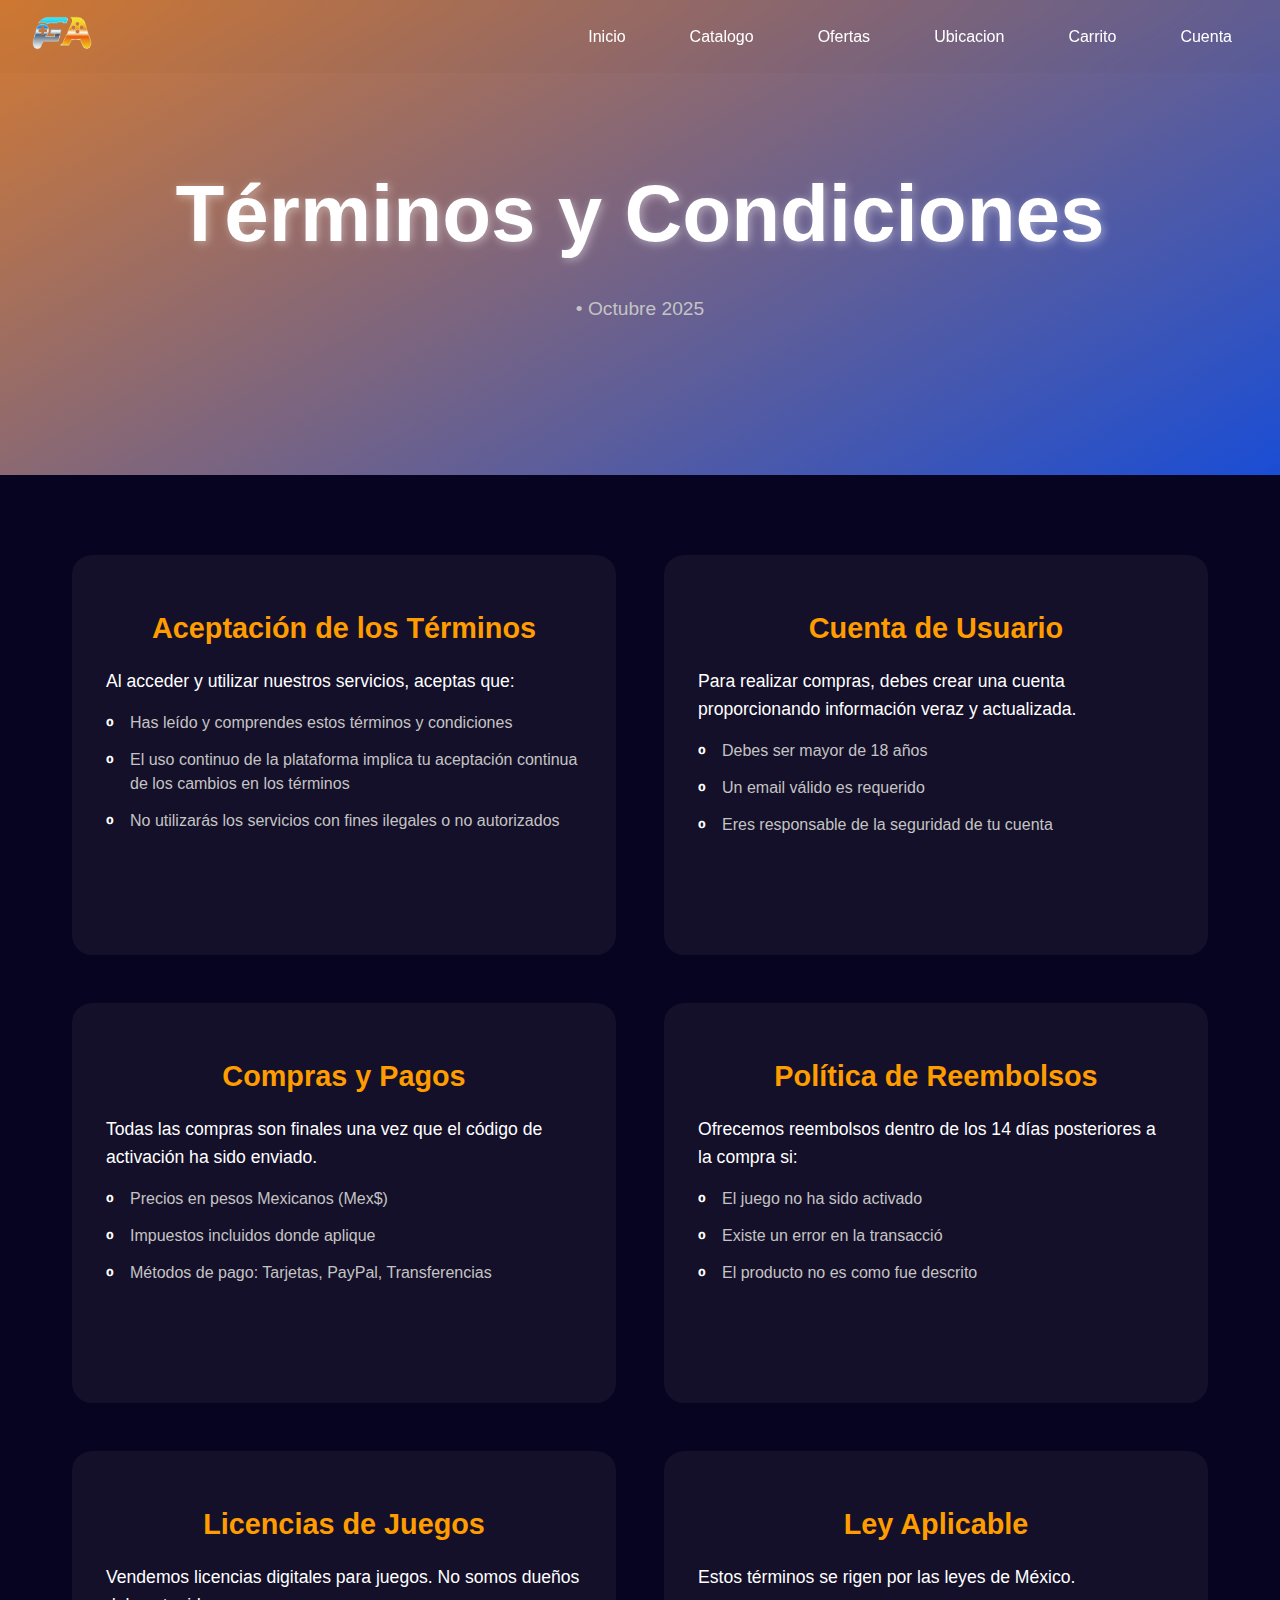
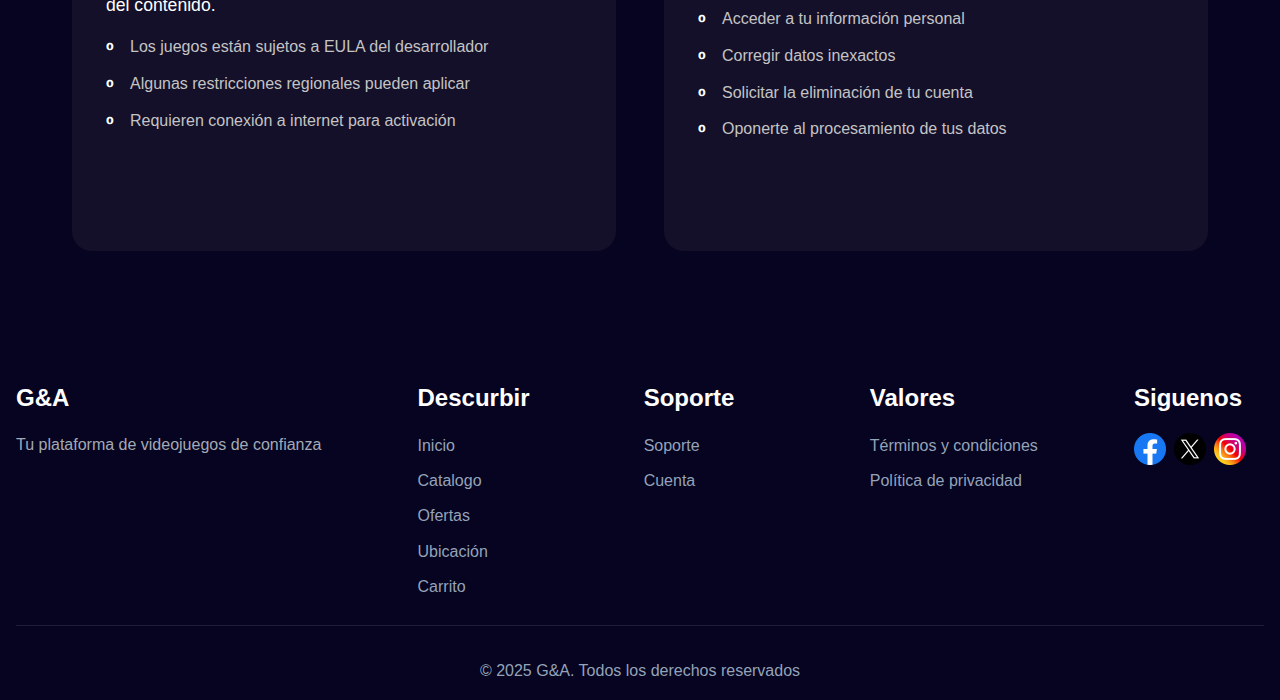
<file: Paginas/terminos.html>
<!--Version de HTML-->
<!DOCTYPE html>
<!--Inicio de la pagiona web-->
<html lang="es">

<head>
    <meta charset = "UTF-8">
    <meta name = "viewport" content = "width=device-width, initial-scale=1.0">
    <!--Titutlo de Navegacion-->
    <title> Términos y Condiciones </title> 
    <!-- Logo de Navegacion -->
    <link rel = "icon" href = "../Logo_Principal.ico" type = "image/x-icon">
    <!-- Enlaces a hojas de estilo -->
    <link rel = "stylesheet" href = "../CSS/terminos.css">
</head>

<!--Contenido de la Pagina-->
<body>
    <!--Menu de navegacion-->
    <header>
        <!--Contenido-->
        <div class = "menu_navegacion">
            <div class = "contenedor">
                <div class = "logo">
                    <!--Ruta relativa-->
                    <a href = "../index.html">
                        <!--Ruta de imagen // src = ruta // alt = nombre // style = (width = ancho // height = alto)-->
                        <img src = "../Logo_Principal.png" alt = "G&A" style = "width: 60px; height: auto;">
                    </a>
                </div>

                <nav>
                    <!--Lista no ordenada-->
                    <ul>
                        <li><a href = "../index.html"> Inicio </a></li>
                        <li><a href = "catalogo.html"> Catalogo </a></li>
                        <li><a href = "oferta.html"> Ofertas </a></li>
                        <li><a href = "ubicacion.html"> Ubicacion </a></li>
                        <li><a href = "carrito.html"> Carrito </a></li>
                        <li><a href = "cuenta.html"> Cuenta </a></li>
                    </ul>
                </nav>
            </div>
        </div>
    </header>

    <main>
        <!--Titulo-->
        <section class = "titulo">
            <div class="contenedor">
                <!--Titulo principal-->
                <h1> Términos y Condiciones </h1>
                <p> • Octubre 2025 </p>
            </div>
        </section>

        <section class = "terminos">
            <div class = "contenedor">
                <div class = "terminos_seccion">
                    <div class = "contenido_termino">
                        <h2> Aceptación de los Términos </h2>
                        <p> Al acceder y utilizar nuestros servicios, aceptas que: </p>
                        <ul>  
                            <li> Has leído y comprendes estos términos y condiciones </li>
                            <li> El uso continuo de la plataforma implica tu aceptación continua de los cambios en los términos </li>
                            <li> No utilizarás los servicios con fines ilegales o no autorizados </li>
                        </ul>
                    </div>

                    <div class = "contenido_termino">
                        <h2> Cuenta de Usuario </h2>
                        <p> Para realizar compras, debes crear una cuenta proporcionando información veraz y actualizada. </p>
                        <ul>  
                            <li> Debes ser mayor de 18 años </li>
                            <li> Un email válido es requerido </li>
                            <li> Eres responsable de la seguridad de tu cuenta </li>
                        </ul>
                    </div>

                    <div class = "contenido_termino">
                        <h2> Compras y Pagos </h2>
                        <p> Todas las compras son finales una vez que el código de activación ha sido enviado. </p>
                        <ul>  
                            <li> Precios en pesos Mexicanos (Mex$) </li>
                            <li> Impuestos incluidos donde aplique </li>
                            <li> Métodos de pago: Tarjetas, PayPal, Transferencias </li>
                        </ul>
                    </div>

                    <div class = "contenido_termino">
                        <h2> Política de Reembolsos </h2>
                        <p> Ofrecemos reembolsos dentro de los 14 días posteriores a la compra si: </p>
                        <ul>  
                            <li> El juego no ha sido activado </li>
                            <li> Existe un error en la transacció </li>
                            <li> El producto no es como fue descrito </li>
                        </ul>
                    </div>

                    <div class = "contenido_termino">
                        <h2> Licencias de Juegos </h2>
                        <p> Vendemos licencias digitales para juegos. No somos dueños del contenido. </p>
                        <ul>  
                            <li> Los juegos están sujetos a EULA del desarrollador </li>
                            <li> Algunas restricciones regionales pueden aplicar </li>
                            <li> Requieren conexión a internet para activación </li>
                        </ul>
                    </div>

                    <div class = "contenido_termino">
                        <h2> Ley Aplicable </h2>
                        <p> Estos términos se rigen por las leyes de México. </p>
                        <ul>  
                            <li> Acceder a tu información personal </li>
                            <li> Corregir datos inexactos </li>
                            <li> Solicitar la eliminación de tu cuenta </li>
                            <li> Oponerte al procesamiento de tus datos </li>
                        </ul>
                    </div>
                </div>
            </div>
        </section>
    </main>

    <!--Pie de pagina-->
    <footer>
        <div class = "contenedor">
            <div class = "espacio_footer">
                <!--General-->
                <div class = "seccion_footer">
                    <h3>G&A</h3>
                    <p> Tu plataforma de videojuegos de confianza </p>
                </div>

                <!--Enlaces rapidos-->
                <div class = "seccion_footer">
                    <h4> Descurbir </h4>
                    <ul>
                        <li><a href = "../index.html"> Inicio </a></li>
                        <li><a href = "./catalogo.html"> Catalogo </a></li>
                        <li><a href = "./oferta.html"> Ofertas </a></li>
                        <li><a href = "./ubicacion.html"> Ubicación </a></li>
                        <li><a href = "./carrito.html"> Carrito </a></li>
                    </ul>
                </div>

                <!--Soporte-->
                <div class = "seccion_footer">
                    <h4> Soporte </h4>
                    <ul>
                        <li><a href = "./soporte.html"> Soporte </a></li>    
                        <li><a href = "./cuenta.html"> Cuenta </a></li>
                    </ul>
                </div> 

                <!--Legal-->
                <div class = "seccion_footer">
                    <h4> Valores </h4>
                    <ul>
                        <li><a href = "./terminos.html"> Términos y condiciones </a></li>
                        <li><a href = "./privacidad.html"> Política de privacidad </a></li>
                    </ul>
                </div> 

                <!--Redes sociales-->
                <div class = "seccion_footer">
                    <h4> Siguenos </h4>
                    <div class = "link_social">
                        <ul>
                            <li> <a href = "" target = "_blank"> <img src = "../Imagenes/Redes Sociales/facebook.jpg" alt = "Facebook" > </a> </li>
                            <li> <a href = "" target = "_blank"> <img src = "../Imagenes/Redes Sociales/x.jpg" alt = "X"> </a> </li>
                            <li> <a href = "" target = "_blank"> <img src = "../Imagenes/Redes Sociales/instagram.jpg" alt = "Instagram"> </a> </li>
                        </ul>
                    </div>
                </div> 
            </div>
            
            <!-- Derechos reservados -->
            <div class = "derechos">
                <p> &copy; 2025 G&A. Todos los derechos reservados </p>
            </div>
        </div>
    </footer>

    <!-- Archivo JavaScript -->
    <script src = "../JavaScript/carrito.js"></script>
</body>
</html>
</file>
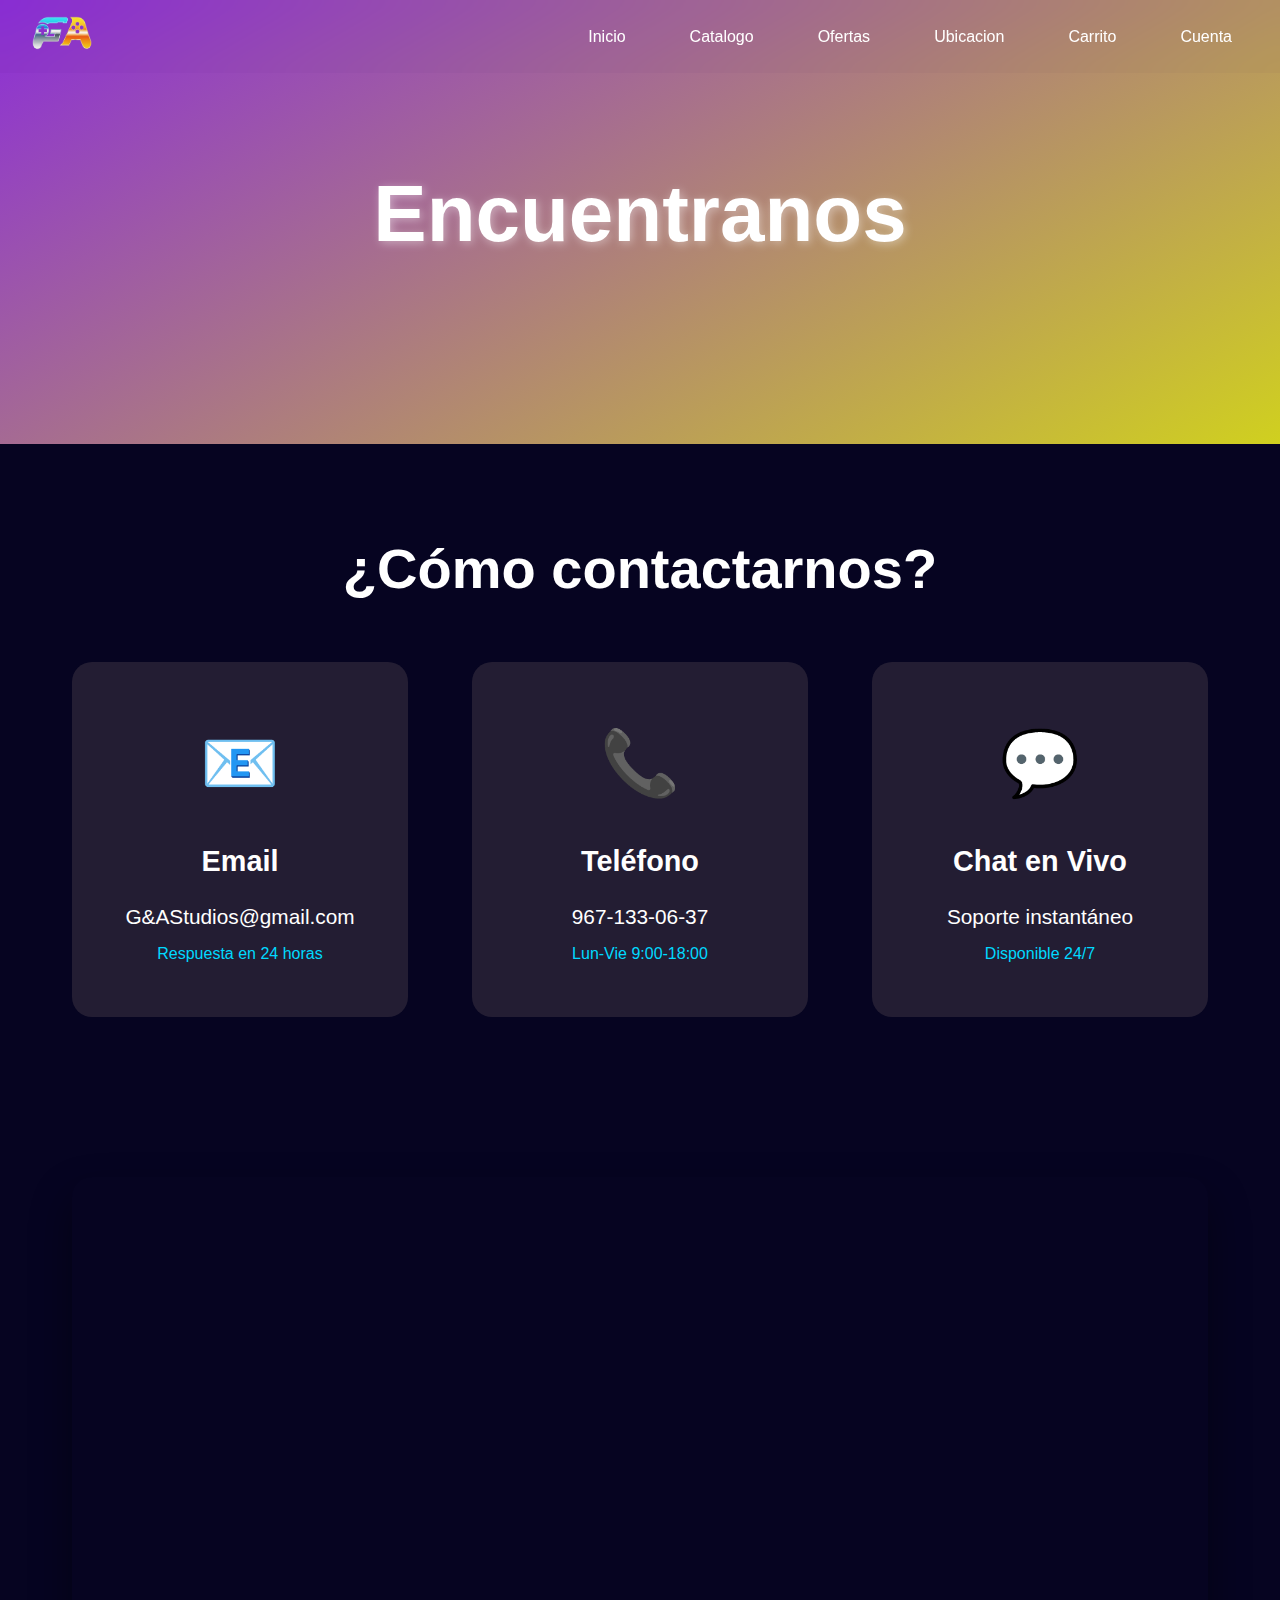
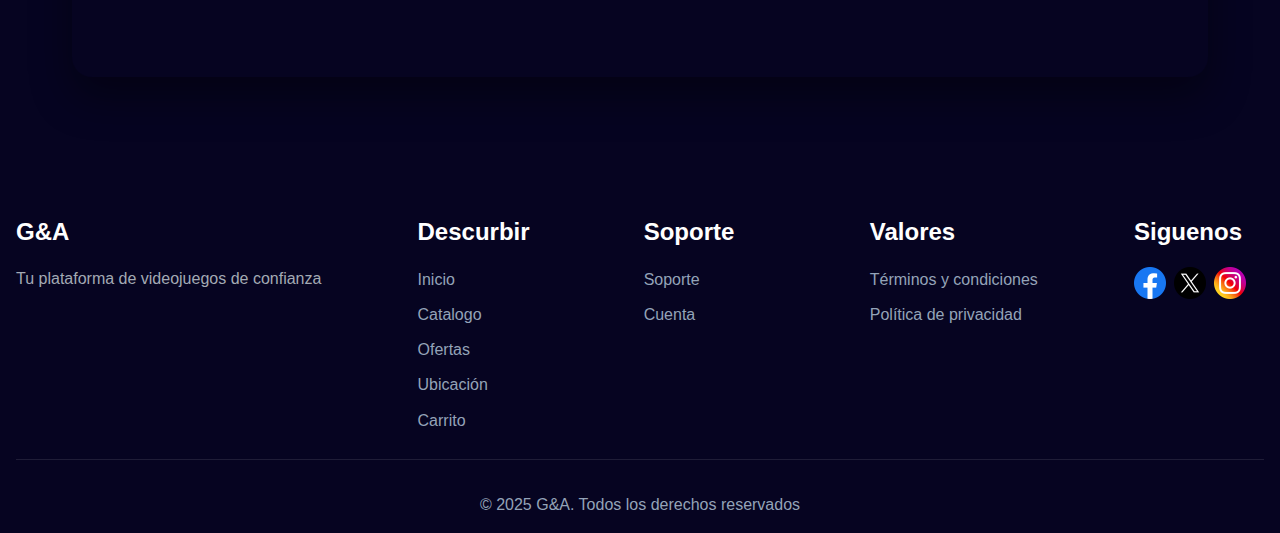
<file: Paginas/ubicacion.html>
<!--Version de HTML-->
<!DOCTYPE html>
<!--Inicio de la pagiona web-->
<html lang="es">

<head>
    <meta charset = "UTF-8">
    <meta name = "viewport" content = "width=device-width, initial-scale=1.0">
    <!--Titutlo de Navegacion-->
    <title> Ubicacion </title> 
    <!-- Logo de Navegacion -->
    <link rel = "icon" href = "../Logo_Principal.ico" type = "image/x-icon">
    <!-- Enlaces a hojas de estilo -->
    <link rel = "stylesheet" href = "../CSS/ubicacion.css">
</head>

<!--Contenido de la Pagina-->
<body>
    <!--Menu de navegacion-->
    <header>
        <!--Contenido-->
        <div class = "menu_navegacion">
            <div class = "contenedor">
                <div class = "logo">
                    <!--Ruta relativa-->
                    <a href = "../index.html">
                        <!--Ruta de imagen // src = ruta // alt = nombre // style = (width = ancho // height = alto)-->
                        <img src = "../Logo_Principal.png" alt = "G&A" style = "width: 60px; height: auto;">
                    </a>
                </div>

                <nav>
                    <!--Lista no ordenada-->
                    <ul>
                        <li><a href = "../index.html"> Inicio </a></li>
                        <li><a href = "catalogo.html"> Catalogo </a></li>
                        <li><a href = "oferta.html"> Ofertas </a></li>
                        <li><a href = "ubicacion.html"> Ubicacion </a></li>
                        <li><a href = "carrito.html"> Carrito </a></li>
                        <li><a href = "cuenta.php"> Cuenta </a></li>
                    </ul>
                </nav>
            </div>
        </div>
    </header>

    <main>
        <!--Titulo-->
        <section class = "titulo">
            <div class="contenedor">
                <!--Titulo principal-->
                <h1> Encuentranos </h1>
            </div>
        </section>

        <section class = "informacion">
            <div class = "contenedor">
                <h2> ¿Cómo contactarnos? </h2>
                    <div class="contenedor-fichas">
                    <div class = "ficha_informacion">
                        <div class = "informacion_icono"> 📧 </div>
                        <h3> Email </h3>
                        <p> G&AStudios@gmail.com </p>
                        <span> Respuesta en 24 horas </span>
                    </div>

                    <div class = "ficha_informacion">
                        <div class = "informacion_icono"> 📞 </div>
                        <h3> Teléfono </h3>
                        <p> 967-133-06-37 </p>
                        <span> Lun-Vie 9:00-18:00 </span>
                    </div>

                    <div class = "ficha_informacion">
                        <div class = "informacion_icono"> 💬 </div>
                        <h3> Chat en Vivo </h3>
                        <p> Soporte instantáneo </p>
                        <span> Disponible 24/7 </span>
                    </div>
                </div>
            </div>
        </section>

        <section class = "mapa">
            <div class = "contenedor">
                <iframe 
                    id="map"
                    src="https://www.google.com/maps/embed?pb=!1m18!1m12!1m3!1d3820.3191297951466!2d-93.16194322572699!3d16.760790984023437!2m3!1f0!2f0!3f0!3m2!1i1024!2i768!4f13.1!3m3!1m2!1s0x85ecd98cdd9a8c75%3A0xbba0ef33c7665ea4!2sCasa%20de%20gopar%20Toledo!5e0!3m2!1ses-419!2smx!4v1759715205228!5m2!1ses-419!2smx"
                    allowfullscreen=""
                    loading="lazy"
                    referrerpolicy="no-referrer-when-downgrade">
                </iframe>
            </div>
        </section>
    </main>

    <!--Pie de pagina-->
    <footer>
        <div class = "contenedor">
            <div class = "espacio_footer">
                <!--General-->
                <div class = "seccion_footer">
                    <h3>G&A</h3>
                    <p> Tu plataforma de videojuegos de confianza </p>
                </div>

                <!--Enlaces rapidos-->
                <div class = "seccion_footer">
                    <h4> Descurbir </h4>
                    <ul>
                        <li><a href = "../index.html"> Inicio </a></li>
                        <li><a href = "./catalogo.html"> Catalogo </a></li>
                        <li><a href = "./oferta.html"> Ofertas </a></li>
                        <li><a href = "./ubicacion.html"> Ubicación </a></li>
                        <li><a href = "./carrito.html"> Carrito </a></li>
                    </ul>
                </div>

                <!--Soporte-->
                <div class = "seccion_footer">
                    <h4> Soporte </h4>
                    <ul>
                        <li><a href = "./soporte.html"> Soporte </a></li>    
                        <li><a href = "./cuenta.php"> Cuenta </a></li>
                    </ul>
                </div> 

                <!--Legal-->
                <div class = "seccion_footer">
                    <h4> Valores </h4>
                    <ul>
                        <li><a href = "./terminos.html"> Términos y condiciones </a></li>
                        <li><a href = "./privacidad.html"> Política de privacidad </a></li>
                    </ul>
                </div> 

                <!--Redes sociales-->
                <div class = "seccion_footer">
                    <h4> Siguenos </h4>
                    <div class = "link_social">
                        <ul>
                            <li> <a href = "" target = "_blank"> <img src = "../Imagenes/Redes Sociales/facebook.jpg" alt = "Facebook" > </a> </li>
                            <li> <a href = "" target = "_blank"> <img src = "../Imagenes/Redes Sociales/x.jpg" alt = "X"> </a> </li>
                            <li> <a href = "" target = "_blank"> <img src = "../Imagenes/Redes Sociales/instagram.jpg" alt = "Instagram"> </a> </li>
                        </ul>
                    </div>
                </div> 
            </div>
            
            <!-- Derechos reservados -->
            <div class = "derechos">
                <p> &copy; 2025 G&A. Todos los derechos reservados </p>
            </div>
        </div>
    </footer>

    <!-- Archivo JavaScript -->
    <script src = "../JavaScript/carrito.js"></script>
    
</body>
</html>
</file>
<file: CSS/index.css>
/* Reiniciar estilos */
* {
    margin: 0;
    padding: 0;
    box-sizing: border-box;
}

/* Estilos generales */
body {
    /* Caligrafia */
    font-family: -apple-system, BlinkMacSystemFont, "Segoe UI", Roboto, Helvetica, Arial, Tahoma, Geneva, Verdana, sans-serif; 
    /* Interlineado */
    line-height: 1.6;
    color: #333;
    /* Color fondo */
    background-color: #050524;
    /* Control de desbordamiento */
    overflow-x: hidden;
}

/* Menu de navegacion */
header {
    /* Color fondo */
    background-color: rgba(0, 0, 0, 0.021);
    /* Desenfoque */
    backdrop-filter: blur(10px);
    /* Posicicion de pagina */
    position: fixed;
    /* Area de ancho */
    width: 100%;
    /* Posicion borde superior */
    top: 0;
    /* Posicion eje Z */
    z-index: 1000;
}

.menu_navegacion {
    /* Area de ancho */
    width: 100%;
}

.menu_navegacion .contenedor {
    /* Contenedor flexible */
    display: flex;
    /* Espaciado igual entre elementos */
    justify-content: space-between;
    /* Alinear elementos */
    align-items: center;
    /* Espacio interno */
    padding: 1rem 2rem;
    /* Ancho maximo */
    max-width: 1400px;
    /* Margen */
    margin: 0 auto;
}

/* Ajustes de logo */
.logo img {
    /* Animacion */
    transition: transform 0.5s ease;
    /* Esquinas redondeadas */
    border-radius: 8px;
}

.logo img:hover {
    /* Aumentar tamaño */
    transform: scale(1.2);
}

/* Ajustes de barra de navegacion */
nav ul {
    /* Contenedor flexible */
    display: flex;
    /* Quitar marcadores de lista */
    list-style: none;
    /* Espacio entre elementos */
    gap: 2rem;
}

/* Ajustes de barra de navegacion */
nav a {
    /* Quitar subrallado de vinculo */
    text-decoration: none;
    color: #ffffff;
    /* Grosor de letra navegacion*/
    font-weight: 400;
    /* Espacio interno */
    padding: 0.5rem 1rem;
    /* Esquinas redondeadas */
    border-radius: 5px;
    /* Transicion */
    transition: all 0.3s ease;
    /* Posicionamiento */
    position: relative;
}

/* Ajustes de lista de navegacion */
nav a:hover {
    /* Color de letra */
    color: #00d9ff;
    /* Color de fondo */
    background: rgba(255, 255, 255, 0.183);
    transform: translateY(-2px);
}

/* Ajusta sobreado */
nav a::after {
    /* Contenido */
    content: '';
    /* Posicion */
    position: absolute;
    /* Sombreado de boton */
    bottom: 0;
    /* Posicion centrado */
    left: 50%;
    /* Area de ancho */
    width: 0;
    /* Grosor de la barra */
    height: 2px;
    /* Esquinas redondeadas */
    border-radius: 50px;
    background: #ffffff;
    /* Centrar barra */
    transition: all 0.5s ease;
    /* Centrar barra */
    transform: translateX(-50%);
}

/* Ancho de la barra */
nav a:hover::after {
    width: 75%;
}

/* Configuracion main */
main {
    /* Bajar el contenido de main */
    margin-top: 70px;
}

/* Sección inicio */
.inicio {
    /* Posicion relativa */
    position: relative;
    /* Altura mínima de la vista */
    min-height: 93vh;
    /* Centrar contenido vertical y horizontalmente */
    display: flex;
    align-items: center;
    justify-content: center;
    /* Centrar texto */
    text-align: center;
    /* Color del texto */
    color: white;
    /* Ocultar contenido que se desborde */
    overflow: hidden;
}

/* Configuracion de tamaño imagenes */
.inicio_deslizante {
    /* Posicionar imágenes en el fondo */
    position: absolute;
    top: 0;
    left: 0;
    /* Ancho y alto total */
    width: 100%;
    height: 100%;
}

/* Congfiguracion del pase de imagenes */
.deslizante {
    /* Superposición total */
    position: absolute;
    top: 0;
    left: 0;
    width: 100%;
    height: 100%;
    /* Ocultar inicialmente */
    opacity: 0;
    /* Transición suave entre imágenes */
    transition: opacity 0.8s ease-in-out;
}

/* Imagen visible */
.deslizante.active {
    opacity: 1;
}

/* Ajustes visuales de imagen */
.deslizante img {
    /* Ocupar todo el contenedor */
    width: 100%;
    height: 100%;
    /* Recorte proporcional */
    object-fit: cover;
    /* Oscurecer imagen para destacar texto */
    filter: brightness(0.3);
}

/* Configuracion de contenido */
.contenido_inicio {
    /* Centrado absoluto */
    position: absolute;
    top: 50%;
    left: 50%;
    transform: translate(-50%, -50%);
    /* Texto centrado */
    text-align: center;
    color: white;
    /* Mantener sobre imágenes */
    z-index: 1;
    /* Tamaño adaptable */
    width: 90%;
    max-width: 1300px;
}

/* Título principal del inicio */
.contenido_inicio h1{
    /* Tamaño grande */
    font-size: 4rem;
    /* Espaciado entre líneas */
    line-height: 1.4;
    /* Espacio inferior */
    margin-bottom: 1.5rem;
    /* Sombra del texto */
    text-shadow: 2px 2px 10px rgba(255, 255, 255, 0.425);
    /* Efecto de texto degradado */
    background: white;
    -webkit-background-clip: text;
    -webkit-text-fill-color: transparent;
    background-clip: text;
}

.contenido_inicio h2{
    /* Tamaño grande */
    font-size: 1.5rem;
    /* Espaciado entre líneas */
    line-height: 1.3;
    /* Espacio inferior */
    margin-bottom: 4rem;
    /* Efecto de texto degradado */
    background: rgb(201, 192, 192);
    -webkit-background-clip: text;
    -webkit-text-fill-color: transparent;
    background-clip: text;
}

/* Botón de presentar */
.boton_presentacion {
    /* Mostrar como botón */
    display: inline-block;
    /* Tamaño y forma */
    padding: 0.6rem 2rem;
    /* Degradado de color */
    background: linear-gradient(50deg, #3e3d3db3, #3e3d3db3);
    /* Color del texto */
    color: white;
    /* Quitar subrayado */
    text-decoration: none;
    /* Bordes redondeados */
    border-radius: 100px;
    /* Texto destacado */
    font-weight: 600;
    font-size: 2rem;
    /* Transición suave */
    transition: all 0.3s ease;
    /* Sombra */
    box-shadow: 0 5px 15px rgba(255, 255, 255, 0.144);
    /* Sin borde */
    border: none;
    /* Cursor tipo mano */
    cursor: pointer;
}

/* Efectos en botón */
.boton_presentacion:hover {
    /* Movimiento hacia arriba */
    transform: translateY(-3px);
    /* Sombra más fuerte */
    box-shadow: 0 8px 25px rgba(255, 255, 255, 0.324);
    /* Cambio de color en degradado */
    background: #00d9ff84;
}

/* Secciones generales */
section {
    /* Espaciado vertical */
    padding: 5rem 0;
}

/* Contenedor central general */
.contenedor {
    /* Ancho máximo */
    max-width: 1200px;
    /* Centrar horizontalmente */
    margin: 0 auto;
    /* Espaciado interno lateral */
    padding: 0 2rem;
}

/* Introducción */
.introduccion {
    /* Fondo en degradado */
    background: rgba(7, 3, 30, 0.557); 
    color: white;
}

.introduccion h2 {
    /* Tamaño de título */
    font-size: 3.5rem;
    /* Centrar texto */
    text-align: center;
    /* Espaciado inferior */
    margin-bottom: 1.5rem;
    /* Color destacado */
    color: #ffffff;
}

.introduccion p {
    /* Tamaño del texto */
    font-size: 1.5rem;
    /* Centrar texto */
    text-align: justify;
    /* Ancho máximo */
    max-width: 1100px;
    margin: 0 auto;
    /* Altura de línea */
    line-height: 1.9;
}

.introduccion strong {
    /* Color especial para resaltar texto */
    color: #00d9ff;
}

/* Presentación - Tarjetas */
.presentacion {
    /* Fondo oscuro */
    background: rgba(7, 3, 30, 0.557); 
    color: white;
}

.presentacion h2 {
    /* Centrar título */
    text-align: center;
    font-size: 3.5rem;
    margin-bottom: 3rem;
    color: #ffffff;
}

/* Contenedor de tarjetas */
.espacio_presentacion {
    display: grid;
    /* Por defecto, mostrar 2 columnas (pantallas pequeñas y medianas) */
    grid-template-columns: repeat(2, 1fr);
    gap: 2rem;
}

/* Estilo individual de cada tarjeta */
.targeta_presentacion {
    /* Fondo con degradado */
    background: linear-gradient(135deg, #112a4a9a 0%, #0a1125 100%);
    /* Relleno interno */
    padding: 2.5rem 2rem;
    /* Bordes redondeados */
    border-radius: 15px;
    /* Centrar contenido */
    text-align: center;
    /* Efecto suave */
    transition: all 0.3s ease;
    /* Borde tenue */
    border: 1px solid rgba(255, 255, 255, 0.041);
    /* Sombra */
    box-shadow: 0 10px 30px rgba(0, 0, 0, 0.326);
}

/* Efecto al pasar el mouse */
.targeta_presentacion:hover {
    /* Elevar tarjeta */
    transform: translateY(-8px);
    /* Aumentar sombra */
    box-shadow: 0 20px 40px rgba(255, 255, 255, 0.379);
}

/* Icono de la tarjeta */
.targeta_icono {
    font-size: 3.5rem;
    margin-bottom: 1rem;
}

/* Título dentro de la tarjeta */
.targeta_presentacion h3 {
    color: #ffffff;
    margin-bottom: 1rem;
    font-size: 1.4rem;
}

/* Descripción de la tarjeta */
.targeta_presentacion p {
    color: #c4c4c4;
    line-height: 1.4;
    font-size: 1rem;
}

/* Misión y Visión */
.mision, .vision {
    /* Fondo similar en degradado */
    background: rgba(7, 3, 30, 0.557);  
    color: white;
    /* Centrar texto */
    text-align: center;
}

.mision h2, .vision h2 {
    /* Título principal */
    font-size: 3.5rem;
    margin-bottom: 1.5rem;
    color: white;
}

.mision p, .vision p {
    /* Párrafos */
    font-size: 1.5rem;
    max-width: 1100px;
    margin: 0 auto;
    line-height: 1.8;
    /* Alinear texto */
    text-align: justify;
}

.mision strong, .vision strong {
    /* Palabras resaltadas */
    color: #00d9ff;
}

/* Fondo diferente para visión */
.vision {
    background: rgba(7, 3, 30, 0.557);  
}

/* SECCIÓN VALORES */
.valores {
    background: rgba(7, 3, 30, 0.557);  
    color: white;
    text-align: center;
    padding: 5rem 2rem;
}

.valores h2 {
    font-size: 3.5rem;
    margin-bottom: 3rem;
    color: white;
}

/* Contenedor de tarjetas */
.espacio_valores {
    display: flex;
    flex-wrap: wrap;
    justify-content: center;
    gap: 2rem;
}

/* Tarjetas individuales */
.valor {
    background: linear-gradient(135deg, #112a4a9a 0%, #0a1125 100%);
    border-radius: 15px;
    padding: 2.5rem 2rem;
    width: 400px;
    text-align: center;
    box-shadow: 0 10px 25px rgba(0, 0, 0, 0.35);
    transition: all 0.35s ease;
    border: 1px solid rgba(255, 255, 255, 0.05);
}

.valor:hover {
    /* Elevar tarjeta */
    transform: translateY(-8px);
    /* Aumentar sombra */
    box-shadow: 0 20px 40px rgba(255, 255, 255, 0.379);
}

/* Títulos de los valores */
.valor h3 {
    margin-bottom: 1rem;
    font-size: 1.4rem;
    color: #ffffff;
}

/* Texto descriptivo */
.valor p {
    font-size: 1rem;
    color: #c4c4c4;
    line-height: 1.5;
}

/* ===== Footer ===== */
footer {
    background: rgba(7, 3, 30, 0.557);  
    color: #e2e8f0;
    padding: 3rem 1rem 1rem;
    font-family: "Poppins", sans-serif;
}

/* Contenedor principal */
.contenedor {
    max-width: 1400px;
    margin: 0 auto;
}

/* Distribución de columnas */
.espacio_footer {
    display: flex;
    flex-wrap: wrap; 
    gap: 2rem; 
    margin-bottom: 1rem;
    justify-content: space-between; /* Cambiado a space-between */
}

.seccion_footer {
    flex: 0 1 auto; /* Cambiado de flex: 1 */
    min-width: 130px;
    max-width: 1000px;
    text-align: center; /* Centrar texto dentro de cada sección */
}

/* Secciones */
.seccion_footer h3,
.seccion_footer h4 {
    color: #ffffff;
    margin-bottom: 1rem;
    font-size: 1.5rem;
    font-weight: 600;
    text-align: left;
}

/* Texto descriptivo */
.seccion_footer p {
    color: #a3aab4;
    line-height: 1.5;
    text-align: left;
}

/* Listas */
.seccion_footer ul {
    list-style: none;
    padding: 0;
    margin: 0;
    text-align: left;
}

.seccion_footer ul li {
    margin-bottom: 0.6rem;
}

/* Enlaces */
.seccion_footer a {
    color: #94a3b8;
    text-decoration: none;
    transition: color 0.3s ease, transform 0.2s ease;
}

.seccion_footer a:hover {
    color: #00d9ff;
    transform: translateX(4px);
}

/* Redes sociales */
.link_social ul {
    display: flex;
    flex-wrap: wrap;
    gap: 0.5rem;  
}

.link_social ul li {
    margin-bottom: 0.8rem; 
}

.link_social ul li img {
    width: 32px; /* Tamaño de las imágenes */
    height: 32px;
    transition: transform 0.3s ease;
}

.link_social ul li img:hover {
    transform: scale(1.3); /* Efecto hover */
}

/* Derechos reservados */
.derechos {
    text-align: center;
    padding-top: 2rem;
    border-top: 1.5px solid rgba(255, 255, 255, 0.1);
    font-size: 1rem;
    color: #94a3b8;
}

/* =====================================================
   RESPONSIVE DESIGN - PÁGINA INICIO
   ===================================================== */

/* =====================================================
    GLOBAL SETTINGS
   ===================================================== */
/* Transiciones generales y efectos */
.targeta_presentacion,
.boton_presentacion,
nav a {
    transition: all 0.3s cubic-bezier(0.4, 0, 0.2, 1);
}
/* Scroll suave */
html {
    scroll-behavior: smooth;
}
/* Imágenes con transición de brillo */
.deslizante img {
    transition: filter 0.3s ease;
}

/* =====================================================
    DESKTOP GRANDE (>=1200px)
   ===================================================== */
@media (min-width: 1200px) {
    .espacio_presentacion {
        grid-template-columns: repeat(4, 1fr);
    }
}

/* TABLET (768px - 1024px) */
@media (max-width: 1024px) {
    /* Navegación */
    .menu_navegacion .contenedor {
        padding: 1rem;
    }

    nav ul {
        gap: 1rem;
    }

    nav a {
        padding: 0.4rem 0.8rem;
        font-size: 0.9rem;
    }

    /* Sección inicio */
    .contenido_inicio h1 {
        font-size: 3rem;
    }

    .contenido_inicio h2 {
        font-size: 1.3rem;
        margin-bottom: 3rem;
    }

    .boton_presentacion {
        font-size: 1.5rem;
        padding: 0.5rem 1.8rem;
    }

    /* Secciones generales */
    section {
        padding: 4rem 0;
    }

    /* Títulos secciones */
    .introduccion h2,
    .presentacion h2,
    .mision h2,
    .vision h2,
    .valores h2 {
        font-size: 2.8rem;
    }

    /* Textos secciones */
    .introduccion p,
    .mision p,
    .vision p {
        font-size: 1.3rem;
        line-height: 1.7;
    }

    /* Grid de presentación - MANTENER 2 COLUMNAS */
    .espacio_presentacion {
        grid-template-columns: repeat(2, 1fr);
        gap: 1.5rem;
    }

    .targeta_presentacion {
        padding: 2rem 1.5rem;
    }

    /* Valores - MANTENER DISPOSICIÓN ORIGINAL */
    .espacio_valores {
        gap: 1.5rem;
    }

    .valor {
        width: 350px;
        padding: 2rem 1.5rem;
    }

    /* Footer */
    .espacio_footer {
        gap: 1.5rem;
    }
}

/* MÓVIL GRANDE (576px - 768px) */
@media (max-width: 768px) {
    /* Header y navegación */
    .menu_navegacion .contenedor {
        flex-direction: column;
        gap: 1rem;
        padding: 0.8rem;
    }

    nav ul {
        flex-wrap: wrap;
        justify-content: center;
        gap: 0.8rem;
    }

    nav a {
        padding: 0.4rem 0.8rem;
        font-size: 0.9rem;
    }

    main {
        margin-top: 120px;
    }

    /* Sección inicio */
    .inicio {
        min-height: 80vh;
    }

    .contenido_inicio h1 {
        font-size: 2.5rem;
        margin-bottom: 1rem;
    }

    .contenido_inicio h2 {
        font-size: 1.1rem;
        margin-bottom: 2.5rem;
    }

    .boton_presentacion {
        font-size: 1.3rem;
        padding: 0.5rem 1.5rem;
    }

    /* Secciones generales */
    section {
        padding: 3rem 0;
    }

    /* Títulos secciones */
    .introduccion h2,
    .presentacion h2,
    .mision h2,
    .vision h2,
    .valores h2 {
        font-size: 2rem;
        margin-bottom: 2rem;
    }

    /* Textos secciones */
    .introduccion p,
    .mision p,
    .vision p {
        font-size: 1.1rem;
        line-height: 1.6;
        text-align: left;
    }

    /* Presentación - MANTENER DISTRIBUCIÓN ORIGINAL (2 COLUMNAS) */
    .espacio_presentacion {
        grid-template-columns: repeat(2, 1fr);
        gap: 1.5rem;
    }

    .targeta_presentacion {
        padding: 1.8rem 1.2rem;
    }

    .targeta_icono {
        font-size: 3rem;
    }

    .targeta_presentacion h3 {
        font-size: 1.3rem;
    }

    .targeta_presentacion p {
        font-size: 0.95rem;
    }

    /* Valores */
    .espacio_valores {
        flex-direction: column;
        align-items: center;
    }

    .valor {
        width: 90%;
        max-width: 350px;
        padding: 1.8rem 1.2rem;
    }

    .valor h3 {
        font-size: 1.3rem;
    }

    .valor p {
        font-size: 0.95rem;
    }

    /* Footer */
    .espacio_footer {
        grid-template-columns: 1fr;
        text-align: center;
        gap: 1.5rem;
    }

    .seccion_footer h3,
    .seccion_footer h4 {
        text-align: center;
    }

    .seccion_footer p {
        text-align: center;
    }

    .seccion_footer ul {
        text-align: center;
    }

    .link_social ul {
        justify-content: center;
    }

    footer {
        text-align: center;
    }
}

/* MÓVIL PEQUEÑO (hasta 576px) */
@media (max-width: 576px) {
    /* Header */
    .menu_navegacion .contenedor {
        padding: 0.5rem;
    }

    nav ul {
        gap: 0.5rem;
    }

    nav a {
        padding: 0.3rem 0.6rem;
        font-size: 0.8rem;
    }

    main {
        margin-top: 140px;
    }

    /* Sección inicio */
    .inicio {
        min-height: 70vh;
    }

    .contenido_inicio h1 {
        font-size: 2rem;
        margin-bottom: 0.8rem;
    }

    .contenido_inicio h2 {
        font-size: 1rem;
        margin-bottom: 2rem;
    }

    .boton_presentacion {
        font-size: 1.1rem;
        padding: 0.4rem 1.2rem;
    }

    /* Secciones generales */
    section {
        padding: 2.5rem 0;
    }

    /* Títulos secciones */
    .introduccion h2,
    .presentacion h2,
    .mision h2,
    .vision h2,
    .valores h2 {
        font-size: 1.8rem;
        margin-bottom: 1.5rem;
    }

    /* Textos secciones */
    .introduccion p,
    .mision p,
    .vision p {
        font-size: 1rem;
        line-height: 1.5;
    }

    /* Presentación - MANTENER DISTRIBUCIÓN ORIGINAL (2 COLUMNAS) */
    .espacio_presentacion {
        grid-template-columns: repeat(2, 1fr);
        gap: 1rem;
    }

    .targeta_presentacion {
        padding: 1.5rem 1rem;
    }

    .targeta_icono {
        font-size: 2.5rem;
    }

    .targeta_presentacion h3 {
        font-size: 1.2rem;
    }

    .targeta_presentacion p {
        font-size: 0.9rem;
    }

    /* Valores */
    .valor {
        padding: 1.5rem 1rem;
    }

    .valor h3 {
        font-size: 1.2rem;
    }

    .valor p {
        font-size: 0.9rem;
    }

    /* Footer */
    footer {
        padding: 2rem 1rem 1rem;
    }

    .seccion_footer h3,
    .seccion_footer h4 {
        font-size: 1.2rem;
    }

    .link_social ul li img {
        width: 28px;
        height: 28px;
    }
}

/* MÓVIL MUY PEQUEÑO (hasta 480px) */
@media (max-width: 480px) {
    /* Presentación - MANTENER 2 COLUMNAS INCLUSO EN MÓVILES MUY PEQUEÑOS */
    .espacio_presentacion {
        grid-template-columns: repeat(2, 1fr);
        gap: 0.8rem;
    }

    .targeta_presentacion {
        padding: 1.2rem 0.8rem;
    }

    .targeta_icono {
        font-size: 2rem;
    }

    .targeta_presentacion h3 {
        font-size: 1rem;
    }

    .targeta_presentacion p {
        font-size: 0.85rem;
    }
}

/* MÓVIL MUY PEQUEÑO (hasta 400px) */
@media (max-width: 400px) {
    .contenido_inicio h1 {
        font-size: 1.7rem;
    }

    .contenido_inicio h2 {
        font-size: 0.9rem;
    }

    .boton_presentacion {
        font-size: 1rem;
        padding: 0.4rem 1rem;
    }

    .introduccion h2,
    .presentacion h2,
    .mision h2,
    .vision h2,
    .valores h2 {
        font-size: 1.5rem;
    }

    .introduccion p,
    .mision p,
    .vision p {
        font-size: 0.9rem;
    }

    /* Presentación - MANTENER 2 COLUMNAS */
    .espacio_presentacion {
        grid-template-columns: repeat(2, 1fr);
        gap: 0.6rem;
    }

    .targeta_presentacion {
        padding: 1rem 0.6rem;
    }

    .targeta_icono {
        font-size: 1.8rem;
    }

    .targeta_presentacion h3 {
        font-size: 0.9rem;
    }

    .targeta_presentacion p {
        font-size: 0.8rem;
    }

    .valor {
        padding: 1.2rem 0.8rem;
    }
}

/* =====================================================
    ACCESIBILIDAD - Reduce movimiento
   ===================================================== */
@media (prefers-reduced-motion: reduce) {
    * {
        animation-duration: 0.01ms !important;
        animation-iteration-count: 1 !important;
        transition-duration: 0.01ms !important;
    }
    
    html {
        scroll-behavior: auto;
    }
    
    .targeta_presentacion:hover {
        transform: none;
    }
    
    .valor:hover {
        transform: none;
    }
    
    nav a:hover {
        transform: none;
    }
    
    .seccion_footer a:hover {
        transform: none;
    }
    
    .link_social ul li img:hover {
        transform: none;
    }
    
    .logo img:hover {
        transform: none;
    }
    
    .boton_presentacion:hover {
        transform: none;
    }
    
    .deslizante {
        transition: none;
    }
}
</file>
<file: CSS/catalogo.css>
/* Reiniciar estilos */
* {
    margin: 0;
    padding: 0;
    box-sizing: border-box;
}

/* Estilos generales */
body {
    /* Caligrafia */
    font-family: -apple-system, BlinkMacSystemFont, "Segoe UI", Roboto, Helvetica, Arial, Tahoma, Geneva, Verdana, sans-serif; 
    /* Interlineado */
    line-height: 1.6;
    color: #333;
    /* Color fondo */
    background-color: #050524;
    /* Control de desbordamiento */
    overflow-x: hidden;
}

/* Menu de navegacion */
header {
    /* Color fondo */
    background-color: rgba(0, 0, 0, 0.021);
    /* Desenfoque */
    backdrop-filter: blur(10px);
    /* Posicicion de pagina */
    position: fixed;
    /* Area de ancho */
    width: 100%;
    /* Posicion borde superior */
    top: 0;
    /* Posicion eje Z */
    z-index: 1000;
}

.menu_navegacion {
    /* Area de ancho */
    width: 100%;
}

.menu_navegacion .contenedor {
    /* Contenedor flexible */
    display: flex;
    /* Espaciado igual entre elementos */
    justify-content: space-between;
    /* Alinear elementos */
    align-items: center;
    /* Espacio interno */
    padding: 1rem 2rem;
    /* Ancho maximo */
    max-width: 1400px;
    /* Margen */
    margin: 0 auto;
}

/* Ajustes de logo */
.logo img {
    /* Animacion */
    transition: transform 0.5s ease;
    /* Esquinas redondeadas */
    border-radius: 8px;
}

.logo img:hover {
    /* Aumentar tamaño */
    transform: scale(1.2);
}

/* Ajustes de barra de navegacion */
nav ul {
    /* Contenedor flexible */
    display: flex;
    /* Quitar marcadores de lista */
    list-style: none;
    /* Espacio entre elementos */
    gap: 2rem;
}

/* Ajustes de barra de navegacion */
nav a {
    /* Quitar subrallado de vinculo */
    text-decoration: none;
    color: #ffffff;
    /* Grosor de letra navegacion*/
    font-weight: 400;
    /* Espacio interno */
    padding: 0.5rem 1rem;
    /* Esquinas redondeadas */
    border-radius: 5px;
    /* Transicion */
    transition: all 0.3s ease;
    /* Posicionamiento */
    position: relative;
}

/* Ajustes de lista de navegacion */
nav a:hover {
    /* Color de letra */
    color: #00d9ff;
    /* Color de fondo */
    background: rgba(255, 255, 255, 0.183);
    transform: translateY(-2px);
}

/* Ajusta sobreado */
nav a::after {
    /* Contenido */
    content: '';
    /* Posicion */
    position: absolute;
    /* Sombreado de boton */
    bottom: 0;
    /* Posicion centrado */
    left: 50%;
    /* Area de ancho */
    width: 0;
    /* Grosor de la barra */
    height: 2px;
    /* Esquinas redondeadas */
    border-radius: 50px;
    background: #ffffff;
    /* Centrar barra */
    transition: all 0.5s ease;
    /* Centrar barra */
    transform: translateX(-50%);
}

/* Ancho de la barra */
nav a:hover::after {
    width: 75%;
}

/* Configuracion main */
main {
    /* Bajar el contenido de main */
    margin-top: 0px;
}

/* Sección título */
.titulo {
    background: linear-gradient(150deg, #35ffa7d3, #f7921ed6);
    padding: 150px 0 150px;
    text-align: center;
    position: relative;
    overflow: hidden;
    color: #ffffff;
}

.titulo h1 {
    font-size: 5rem;
    margin-bottom: 1rem;
    color: #ffffff;
    background: white;
    -webkit-background-clip: text;
    -webkit-text-fill-color: transparent;
    background-clip: text;
    text-shadow: 2px 2px 10px rgba(255, 255, 255, 0.425);
}

/* Sección juegos destacados */
.juegos_destacados {
    background: #050524;
    color: white;
    padding: 5rem 0;
}

.juegos_destacados h2 {
    text-align: center;
    font-size: 3.5rem;
    margin-bottom: 2rem;
    color: #ffffff;
}

/* Cuadrícula de juegos */
.cuadricula_juegos {
    display: grid;
    grid-template-columns: repeat(auto-fit, minmax(300px, 1fr));
    gap: 2.5rem;
    padding: 1rem;
}

/* Tarjeta de juego - Diseño alternativo */
.targeta_jugo {
    background: rgba(94, 81, 88, 0.329);
    border-radius: 20px;
    padding: 0;
    overflow: hidden;
    transition: all 0.7s ease;
    position: relative;
}

.targeta_jugo:hover {
    transform: translateY(-10px) scale(1.02);
    border-color: #00d9ff;
    box-shadow: 0 15px 40px rgba(0, 217, 255, 0.3);
}

.targeta_jugo img {
    width: 100%;
    height: 450px;
    object-fit: cover;
    border-radius: 0;
    margin-bottom: 0;
    transition: transform 0.7s ease;
}

.targeta_jugo:hover img {
    transform: scale(1.07);
}

.targeta_jugo h3 {
    color: #ffffff;
    margin-bottom: 0.5rem;
    font-size: 1.7rem;
    padding: 0.9rem 1.5rem 0.5rem;
    text-align: center;
}

.targeta_jugo p {
    color: #d2d1d1;
    margin-bottom: 0.5rem;
    line-height: 1.5;
    padding: 0 1.5rem;
    text-align: center;
    font-size: 0.9rem;
}

/* Precio del juego */
.precio {
    color: #d2d1d1;
    font-size: 1.3rem;
    font-weight: 700;
    margin: 1rem 0;
    text-align: center;
}

/* Contenedor del botón */
.targeta_jugo > div {
    padding: 0 1rem 0.5rem;
    width: 100%;
}

/* Botón de compra - Diseño diferente */
.boton_compra {
    display: block !important;
    margin: 0 auto 1.5rem !important;  
    padding: 1rem 4rem;
    background: white;
    color: #050524;
    text-decoration: none;
    border-radius: 15px;
    font-weight: 700;
    font-size: 1.1rem;
    transition: all 0.3s ease;
    border: none;
    cursor: pointer;
    width: fit-content;
    text-transform: uppercase;
    letter-spacing: 1px;
}

.boton_compra:hover {
    transform: translateY(-3px);
    box-shadow: 0 1px 20px rgba(255, 255, 255, 0.265);
    background: #00d9ff;
}

.cuadricula_juegos {
    background: #050524;
    display: grid;
    grid-template-columns: repeat(auto-fit, minmax(350px, 1fr));
    gap: 2.5rem;
    padding: 4rem;
}

.catalogo h2 {
    text-align: center;
    font-size: 3.5rem;
    margin-bottom: 3rem;
    color: #ffffff;
    
}

/* Contenedor de filtros */
.filtros {
    display: flex;
    justify-content: center;
    gap: 5rem;
    margin-bottom: 2rem;
    flex-wrap: wrap;
}

/* Estilos para los select - Diseño nuevo */
.filtros select {
    background: rgba(255, 163, 50, 0.683);
    color: #ffffff;
    border: 2px solid transparent;
    border-radius: 50px;
    padding: 0.9rem 0.8rem;
    font-size: 1.2rem;
    cursor: pointer;
    transition: all 0.3s ease;
    min-width: 220px;
    backdrop-filter: blur(10px);
}

.filtros select:hover {
    background: rgba(255, 255, 255, 0);
    border-color: rgba(255, 163, 50, 0.683);
    transform: translateY(-2px);
    box-shadow: 0 1px 25px rgba(255, 255, 255, 0.199);
}

.filtros select:focus {
    outline: none;
    background: rgba(255, 255, 255, 0);
    border-color: rgba(255, 163, 50, 0.683);
    box-shadow: 0 1px 30px rgba(255, 255, 255, 0.199);
}

/* Opciones del select */
.filtros option {
    background: #1a1a2e;
    color: #ffffff;
    padding: 1rem;
    font-size: 1rem;
}

/* ===== Footer ===== */
footer {
    background: rgba(7, 3, 30, 0.557);  
    color: #e2e8f0;
    padding: 3rem 1rem 1rem;
    font-family: "Poppins", sans-serif;
}

/* Contenedor principal */
.contenedor {
    max-width: 1400px;
    margin: 0 auto;
}

/* Distribución de columnas */
.espacio_footer {
    display: flex;
    flex-wrap: wrap; 
    gap: 2rem; 
    margin-bottom: 1rem;
    justify-content: space-between; /* Cambiado a space-between */
}

.seccion_footer {
    flex: 0 1 auto; /* Cambiado de flex: 1 */
    min-width: 130px;
    max-width: 1000px;
    text-align: center; /* Centrar texto dentro de cada sección */
}

/* Secciones */
.seccion_footer h3,
.seccion_footer h4 {
    color: #ffffff;
    margin-bottom: 1rem;
    font-size: 1.5rem;
    font-weight: 600;
    text-align: left;
}

/* Texto descriptivo */
.seccion_footer p {
    color: #a3aab4;
    line-height: 1.5;
    text-align: left;
}

/* Listas */
.seccion_footer ul {
    list-style: none;
    padding: 0;
    margin: 0;
    text-align: left;
}

.seccion_footer ul li {
    margin-bottom: 0.6rem;
}

/* Enlaces */
.seccion_footer a {
    color: #94a3b8;
    text-decoration: none;
    transition: color 0.3s ease, transform 0.2s ease;
}

.seccion_footer a:hover {
    color: #00d9ff;
    transform: translateX(4px);
}

/* Redes sociales */
.link_social ul {
    display: flex;
    flex-wrap: wrap;
    gap: 0.5rem;  
}

.link_social ul li {
    margin-bottom: 0.8rem; 
}

.link_social ul li img {
    width: 32px; /* Tamaño de las imágenes */
    height: 32px;
    transition: transform 0.3s ease;
}

.link_social ul li img:hover {
    transform: scale(1.3); /* Efecto hover */
}

/* Derechos reservados */
.derechos {
    text-align: center;
    padding-top: 2rem;
    border-top: 1.5px solid rgba(255, 255, 255, 0.1);
    font-size: 1rem;
    color: #94a3b8;
}


/* =====================================================
   RESPONSIVE DESIGN
   ===================================================== */

/* TABLET (768px - 1024px) */
@media (max-width: 1024px) {
    /* Navegación */
    .menu_navegacion .contenedor {
        padding: 1rem;
    }

    nav ul {
        gap: 1rem;
    }

    nav a {
        padding: 0.4rem 0.8rem;
        font-size: 0.9rem;
    }

    /* Títulos */
    .titulo h1 {
        font-size: 3.5rem;
    }

    .juegos_destacados h2,
    .catalogo h2 {
        font-size: 2.8rem;
    }

    /* Cuadrícula de juegos */
    .cuadricula_juegos {
        grid-template-columns: repeat(auto-fit, minmax(280px, 1fr));
        gap: 2rem;
        padding: 2rem;
    }

    /* Filtros */
    .filtros {
        gap: 2rem;
        margin-bottom: 3rem;
    }

    .filtros select {
        min-width: 180px;
        font-size: 1.1rem;
        padding: 0.8rem 1.5rem;
    }
}

/* MÓVIL GRANDE (576px - 768px) */
@media (max-width: 768px) {
    /* Header y navegación */
    .menu_navegacion .contenedor {
        flex-direction: column;
        gap: 1rem;
        padding: 0.8rem;
    }

    nav ul {
        flex-wrap: wrap;
        justify-content: center;
        gap: 0.8rem;
    }

    main {
        margin-top: 120px;
    }

    /* Títulos */
    .titulo {
        padding: 80px 0;
    }

    .titulo h1 {
        font-size: 2.8rem;
    }

    .juegos_destacados h2,
    .catalogo h2 {
        font-size: 2.2rem;
        margin-bottom: 2rem;
    }

    /* Secciones */
    .juegos_destacados {
        padding: 3rem 0;
    }

    /* Cuadrícula de juegos */
    .cuadricula_juegos {
        grid-template-columns: repeat(auto-fit, minmax(250px, 1fr));
        gap: 1.5rem;
        padding: 1rem;
    }

    .targeta_jugo img {
        height: 350px;
    }

    .targeta_jugo h3 {
        font-size: 1.4rem;
        padding: 0.7rem 1rem 0.3rem;
    }

    /* Filtros */
    .filtros {
        flex-direction: column;
        align-items: center;
        gap: 1.5rem;
        margin-bottom: 2rem;
    }

    .filtros select {
        width: 90%;
        max-width: 300px;
        font-size: 1rem;
    }

    /* Botones */
    .boton_compra {
        padding: 0.8rem 2.5rem;
        font-size: 1rem;
    }

    /* Footer */
    .espacio_footer {
        grid-template-columns: 1fr;
        text-align: center;
        gap: 1.5rem;
    }
}

/* MÓVIL PEQUEÑO (hasta 576px) */
@media (max-width: 576px) {
    /* Header */
    .menu_navegacion .contenedor {
        padding: 0.5rem;
    }

    nav ul {
        gap: 0.5rem;
    }

    nav a {
        padding: 0.3rem 0.6rem;
        font-size: 0.8rem;
    }

    main {
        margin-top: 140px;
    }

    /* Títulos */
    .titulo {
        padding: 60px 0;
    }

    .titulo h1 {
        font-size: 2.2rem;
    }

    .juegos_destacados h2,
    .catalogo h2 {
        font-size: 1.8rem;
        margin-bottom: 1.5rem;
    }

    /* Cuadrícula de juegos */
    .cuadricula_juegos {
        grid-template-columns: 1fr;
        gap: 1rem;
        padding: 0.5rem;
    }

    .targeta_jugo img {
        height: 300px;
    }

    .targeta_jugo h3 {
        font-size: 1.3rem;
        padding: 0.5rem 0.8rem 0.2rem;
    }

    .targeta_jugo p {
        padding: 0 0.8rem;
        font-size: 0.85rem;
    }

    /* Precio */
    .precio {
        font-size: 1.1rem;
        margin: 0.5rem 0;
    }

    /* Botones */
    .boton_compra {
        padding: 0.7rem 2rem;
        font-size: 0.9rem;
        margin-bottom: 1rem !important;
    }

    /* Footer */
    footer {
        padding: 2rem 1rem 1rem;
    }

    .seccion_footer h3,
    .seccion_footer h4 {
        font-size: 1.2rem;
    }
}

/* MÓVIL MUY PEQUEÑO (hasta 400px) */
@media (max-width: 400px) {
    .titulo h1 {
        font-size: 1.8rem;
    }

    .juegos_destacados h2,
    .catalogo h2 {
        font-size: 1.5rem;
    }

    .targeta_jugo img {
        height: 250px;
    }

    .cuadricula_juegos {
        padding: 0.5rem;
    }
}

/* ACCESIBILIDAD - Reduce movimiento */
@media (prefers-reduced-motion: reduce) {
    * {
        animation-duration: 0.01ms !important;
        animation-iteration-count: 1 !important;
        transition-duration: 0.01ms !important;
    }
}
</file>
<file: CSS/oferta.css>
/* Reiniciar estilos */
* {
    margin: 0;
    padding: 0;
    box-sizing: border-box;
}

/* Estilos generales */
body {
    /* Caligrafia */
    font-family: -apple-system, BlinkMacSystemFont, "Segoe UI", Roboto, Helvetica, Arial, Tahoma, Geneva, Verdana, sans-serif; 
    /* Interlineado */
    line-height: 1.6;
    color: #333;
    /* Color fondo */
    background-color: #050524;
    /* Control de desbordamiento */
    overflow-x: hidden;
}

/* Menu de navegacion */
header {
    /* Color fondo */
    background-color: rgba(0, 0, 0, 0.021);
    /* Desenfoque */
    backdrop-filter: blur(10px);
    /* Posicicion de pagina */
    position: fixed;
    /* Area de ancho */
    width: 100%;
    /* Posicion borde superior */
    top: 0;
    /* Posicion eje Z */
    z-index: 1000;
}

.menu_navegacion {
    /* Area de ancho */
    width: 100%;
}

.menu_navegacion .contenedor {
    /* Contenedor flexible */
    display: flex;
    /* Espaciado igual entre elementos */
    justify-content: space-between;
    /* Alinear elementos */
    align-items: center;
    /* Espacio interno */
    padding: 1rem 2rem;
    /* Ancho maximo */
    max-width: 1400px;
    /* Margen */
    margin: 0 auto;
}

/* Ajustes de logo */
.logo img {
    /* Animacion */
    transition: transform 0.5s ease;
    /* Esquinas redondeadas */
    border-radius: 8px;
}

.logo img:hover {
    /* Aumentar tamaño */
    transform: scale(1.2);
}

/* Ajustes de barra de navegacion */
nav ul {
    /* Contenedor flexible */
    display: flex;
    /* Quitar marcadores de lista */
    list-style: none;
    /* Espacio entre elementos */
    gap: 2rem;
}

/* Ajustes de barra de navegacion */
nav a {
    /* Quitar subrallado de vinculo */
    text-decoration: none;
    color: #ffffff;
    /* Grosor de letra navegacion*/
    font-weight: 400;
    /* Espacio interno */
    padding: 0.5rem 1rem;
    /* Esquinas redondeadas */
    border-radius: 5px;
    /* Transicion */
    transition: all 0.3s ease;
    /* Posicionamiento */
    position: relative;
}

/* Ajustes de lista de navegacion */
nav a:hover {
    /* Color de letra */
    color: #00d9ff;
    /* Color de fondo */
    background: rgba(255, 255, 255, 0.183);
    transform: translateY(-2px);
}

/* Ajusta sobreado */
nav a::after {
    /* Contenido */
    content: '';
    /* Posicion */
    position: absolute;
    /* Sombreado de boton */
    bottom: 0;
    /* Posicion centrado */
    left: 50%;
    /* Area de ancho */
    width: 0;
    /* Grosor de la barra */
    height: 2px;
    /* Esquinas redondeadas */
    border-radius: 50px;
    background: #ffffff;
    /* Centrar barra */
    transition: all 0.5s ease;
    /* Centrar barra */
    transform: translateX(-50%);
}

/* Ancho de la barra */
nav a:hover::after {
    width: 75%;
}

/* Configuracion main */
main {
    /* Bajar el contenido de main */
    margin-top: 0px;
}

/* Sección título */
.titulo {
    background: linear-gradient(150deg, #35abffd3, #f71e37d6);
    padding: 150px 0 150px;
    text-align: center;
    position: relative;
    overflow: hidden;
    color: #ffffff;
}

.titulo h1 {
    font-size: 5rem;
    margin-bottom: 1rem;
    color: #ffffff;
    background: white;
    -webkit-background-clip: text;
    -webkit-text-fill-color: transparent;
    background-clip: text;
    text-shadow: 2px 2px 10px rgba(255, 255, 255, 0.425);
}

/* Estilos para ofertas destacadas */
.ofertas_destacadas {
    background: rgba(7, 3, 30, 0.557);
    color: white;
    padding: 4rem 0;
}

.ofertas_destacadas h2 {
    text-align: center;
    font-size: 3.5rem;
    margin-bottom: 5rem;
    color: #ffffff;
}

/* Cuadrícula de juegos (igual que antes) */
.cuadricula_juegos {
    display: grid;
    grid-template-columns: repeat(auto-fit, minmax(350px, 1fr));
    gap: 2.5rem;
    padding: 1rem;
}

/* Tarjeta de juego - Diseño igual */
.targeta_jugo {
    background: rgba(94, 81, 88, 0.329);
    border-radius: 20px;
    padding: 0;
    overflow: hidden;
    transition: all 0.7s ease;
    position: relative;
}

.targeta_jugo:hover {
    transform: translateY(-10px) scale(1.02);
    border-color: #00d9ff;
    box-shadow: 0 15px 40px rgba(0, 217, 255, 0.3);
}

.targeta_jugo img {
    width: 100%;
    height: 450px;
    object-fit: cover;
    border-radius: 0;
    margin-bottom: 0;
    transition: transform 0.7s ease;
}

.targeta_jugo:hover img {
    transform: scale(1.07);
}

.targeta_jugo h3 {
    color: #ffffff;
    margin-bottom: 0.5rem;
    font-size: 1.7rem;
    padding: 0.9rem 1.5rem 0.5rem;
    text-align: center;
}

.targeta_jugo p {
    color: #d2d1d1;
    margin-bottom: 0.5rem;
    line-height: 1.5;
    padding: 0 1.5rem;
    text-align: center;
    font-size: 0.9rem;
}

/* Etiqueta de descuento */
.descuento {
    position: absolute;
    top: 15px;
    right: 15px;
    background: linear-gradient(135deg, #249efcb6, #3842ffb6);
    color: white;
    padding: 0.5rem 1rem;
    border-radius: 25px;
    font-weight: 700;
    font-size: 1.1rem;
    z-index: 2;
    box-shadow: 0 4px 15px rgba(51, 0, 255, 0.244);
}

/* Precios para ofertas */
.precio_normal {
    color: #a0a0a0;
    font-size: 1.2rem;
    text-decoration: line-through;
    margin-right: 0.8rem;
}

.precio_descuento {
    color: #00fd3b;
    font-size: 1.8rem;
    font-weight: 700;
    text-shadow: 0 0 10px rgba(0, 255, 136, 0.226);
}

/* Contenedor de precios en ofertas */
.targeta_jugo > div:has(.precio_normal) {
    text-align: center;
    margin: 1rem 0;
    padding: 0 1.5rem;
}

/* Botón de compra - Mismo diseño */
.boton_compra {
    display: block !important;
    margin: 0 auto 1.5rem !important;  
    padding: 1rem 4rem;
    background: white;
    color: #050524;
    text-decoration: none;
    border-radius: 15px;
    font-weight: 700;
    font-size: 1.1rem;
    transition: all 0.3s ease;
    border: none;
    cursor: pointer;
    width: fit-content;
    text-transform: uppercase;
    letter-spacing: 1px;
}

.boton_compra:hover {
    transform: translateY(-3px);
    box-shadow: 0 1px 20px rgba(255, 255, 255, 0.265);
    background: #00d9ff;
}

/* Estilos para ofertas semanales */
.ofertas_semanales {
    background: rgba(7, 3, 30, 0.557);
    color: white;
    padding: 4rem 0;
}

.ofertas_semanales h2 {
    text-align: center;
    font-size: 3.5rem;
    margin-bottom: 6rem;
    color: #ffffff;
}

/* Tabla */
.tabla {
    overflow-x: auto;
    border-radius: 15px;
    background: rgba(94, 90, 81, 0.502);
    padding: 0rem;
}

table {
    width: 100%;
    border-collapse: collapse;
    min-width: 800px;
}

/* Encabezados de tabla */
thead {
    background: rgba(255, 163, 50, 0.683);
}

th {
    padding: 1.5rem;
    text-align: center;
    font-size: 1.7rem;
    font-weight: 600;
    color: white;
}

/* Filas de tabla */
tbody tr {
    transition: all 0.7s ease;
    border-bottom: 1px solid rgba(255, 255, 255, 0.1);
}

tbody tr:hover {
    background: rgba(255, 255, 255, 0.1);
}

td {
    padding: 1.5rem;
    text-align: center;
    vertical-align: middle;
}

/* Información del juego en tabla */
.infomacion_tabla {
    display: flex;
    align-items: center;
    gap: 1rem;
}

.infomacion_tabla img {
    width: 80px;
    height: 100px;
    object-fit: cover;
    border-radius: 10px;
}

.infomacion_tabla span {
    font-weight: 600;
    font-size: 1.3rem;
    text-align: left;
}

/* Precios en tabla */
td:nth-child(2) { /* Precio Original */
    color: #a0a0a0;
    text-decoration: line-through;
    font-size: 1.4rem;
}

td:nth-child(3) { /* Descuento */
    color: #ffffff;
    font-weight: 600;
    font-size: 1.4rem;
}

td:nth-child(4) { /* Precio Final */
    color: #00fd3b;
    font-weight: 600;
    font-size: 1.5rem;
}

/* Botón de tabla */
.boton_tabla {
    background: white;
    color: #050524;
    border: none;
    padding: 0.8rem 1.5rem;
    border-radius: 8px;
    font-weight: 600;
    cursor: pointer;
    transition: all 0.3s ease;
    font-size: 1.2rem;
}

.boton_tabla:hover {
    background: #00d9ff;
    transform: translateY(-2px);
    box-shadow: 0 5px 15px rgba(0, 217, 255, 0.3);
}

/* ===== Footer ===== */
footer {
    background: rgba(7, 3, 30, 0.557);  
    color: #e2e8f0;
    padding: 3rem 1rem 1rem;
    font-family: "Poppins", sans-serif;
}

/* Contenedor principal */
.contenedor {
    max-width: 1400px;
    margin: 0 auto;
}

/* Distribución de columnas */
.espacio_footer {
    display: flex;
    flex-wrap: wrap; 
    gap: 2rem; 
    margin-bottom: 1rem;
    justify-content: space-between; /* Cambiado a space-between */
}

.seccion_footer {
    flex: 0 1 auto; /* Cambiado de flex: 1 */
    min-width: 130px;
    max-width: 1000px;
    text-align: center; /* Centrar texto dentro de cada sección */
}

/* Secciones */
.seccion_footer h3,
.seccion_footer h4 {
    color: #ffffff;
    margin-bottom: 1rem;
    font-size: 1.5rem;
    font-weight: 600;
    text-align: left;
}

/* Texto descriptivo */
.seccion_footer p {
    color: #a3aab4;
    line-height: 1.5;
    text-align: left;
}

/* Listas */
.seccion_footer ul {
    list-style: none;
    padding: 0;
    margin: 0;
    text-align: left;
}

.seccion_footer ul li {
    margin-bottom: 0.6rem;
}

/* Enlaces */
.seccion_footer a {
    color: #94a3b8;
    text-decoration: none;
    transition: color 0.3s ease, transform 0.2s ease;
}

.seccion_footer a:hover {
    color: #00d9ff;
    transform: translateX(4px);
}

/* Redes sociales */
.link_social ul {
    display: flex;
    flex-wrap: wrap;
    gap: 0.5rem;  
}

.link_social ul li {
    margin-bottom: 0.8rem; 
}

.link_social ul li img {
    width: 32px; /* Tamaño de las imágenes */
    height: 32px;
    transition: transform 0.3s ease;
}

.link_social ul li img:hover {
    transform: scale(1.3); /* Efecto hover */
}

/* Derechos reservados */
.derechos {
    text-align: center;
    padding-top: 2rem;
    border-top: 1.5px solid rgba(255, 255, 255, 0.1);
    font-size: 1rem;
    color: #94a3b8;
}

/* =====================================================
   RESPONSIVE DESIGN - PÁGINA OFERTAS
   ===================================================== */

/* TABLET (768px - 1024px) */
@media (max-width: 1024px) {
    /* Navegación */
    .menu_navegacion .contenedor {
        padding: 1rem;
    }

    nav ul {
        gap: 1rem;
    }

    nav a {
        padding: 0.4rem 0.8rem;
        font-size: 0.9rem;
    }

    /* Títulos */
    .titulo h1 {
        font-size: 3.5rem;
    }

    .ofertas_destacadas h2,
    .ofertas_semanales h2 {
        font-size: 2.8rem;
        margin-bottom: 3rem;
    }

    /* Cuadrícula de juegos */
    .cuadricula_juegos {
        grid-template-columns: repeat(auto-fit, minmax(300px, 1fr));
        gap: 2rem;
        padding: 2rem;
    }

    .targeta_jugo img {
        height: 400px;
    }

    /* Tabla */
    .tabla {
        padding: 1.5rem;
    }

    th, td {
        padding: 1.2rem;
        font-size: 1.1rem;
    }

    .infomacion_tabla img {
        width: 70px;
        height: 90px;
    }
}

/* MÓVIL GRANDE (576px - 768px) */
@media (max-width: 768px) {
    /* Header y navegación */
    .menu_navegacion .contenedor {
        flex-direction: column;
        gap: 1rem;
        padding: 0.8rem;
    }

    nav ul {
        flex-wrap: wrap;
        justify-content: center;
        gap: 0.8rem;
    }

    main {
        margin-top: 120px;
    }

    /* Títulos */
    .titulo {
        padding: 80px 0;
    }

    .titulo h1 {
        font-size: 2.8rem;
    }

    .ofertas_destacadas h2,
    .ofertas_semanales h2 {
        font-size: 2.2rem;
        margin-bottom: 2rem;
    }

    /* Secciones */
    .ofertas_destacadas,
    .ofertas_semanales {
        padding: 3rem 0;
    }

    /* Cuadrícula de juegos */
    .cuadricula_juegos {
        grid-template-columns: repeat(auto-fit, minmax(280px, 1fr));
        gap: 1.5rem;
        padding: 1rem;
    }

    .targeta_jugo img {
        height: 350px;
    }

    .targeta_jugo h3 {
        font-size: 1.4rem;
        padding: 0.7rem 1rem 0.3rem;
    }

    /* Tabla */
    .tabla {
        padding: 1rem;
        margin: 0 1rem;
    }

    table {
        min-width: 700px;
    }

    th, td {
        padding: 1rem;
        font-size: 1rem;
    }

    .infomacion_tabla {
        flex-direction: column;
        gap: 0.5rem;
        text-align: center;
    }

    .infomacion_tabla img {
        width: 60px;
        height: 80px;
    }

    .infomacion_tabla span {
        font-size: 1rem;
        text-align: center;
    }

    /* Botones */
    .boton_compra {
        padding: 0.8rem 2.5rem;
        font-size: 1rem;
    }

    .boton_tabla {
        padding: 0.6rem 1rem;
        font-size: 0.8rem;
    }
}

/* MÓVIL PEQUEÑO (hasta 576px) */
@media (max-width: 576px) {
    /* Header */
    .menu_navegacion .contenedor {
        padding: 0.5rem;
    }

    nav ul {
        gap: 0.5rem;
    }

    nav a {
        padding: 0.3rem 0.6rem;
        font-size: 0.8rem;
    }

    main {
        margin-top: 140px;
    }

    /* Títulos */
    .titulo {
        padding: 60px 0;
    }

    .titulo h1 {
        font-size: 2.2rem;
    }

    .ofertas_destacadas h2,
    .ofertas_semanales h2 {
        font-size: 1.8rem;
        margin-bottom: 1.5rem;
    }

    /* Cuadrícula de juegos */
    .cuadricula_juegos {
        grid-template-columns: 1fr;
        gap: 1rem;
        padding: 0.5rem;
    }

    .targeta_jugo img {
        height: 300px;
    }

    .targeta_jugo h3 {
        font-size: 1.3rem;
        padding: 0.5rem 0.8rem 0.2rem;
    }

    .targeta_jugo p {
        padding: 0 0.8rem;
        font-size: 0.85rem;
    }

    /* Precios */
    .precio_normal {
        font-size: 1rem;
    }

    .precio_descuento {
        font-size: 1.5rem;
    }

    /* Descuento */
    .descuento {
        font-size: 1rem;
        padding: 0.4rem 0.8rem;
    }

    /* Botones */
    .boton_compra {
        padding: 0.7rem 2rem;
        font-size: 0.9rem;
        margin-bottom: 1rem !important;
    }

    /* Tabla */
    .ofertas_semanales {
        padding: 2rem 0;
    }

    .tabla {
        padding: 0.5rem;
        margin: 0 0.5rem;
    }

    table {
        min-width: 600px;
    }

    th, td {
        padding: 0.8rem 0.5rem;
        font-size: 0.9rem;
    }

    .infomacion_tabla img {
        width: 50px;
        height: 65px;
    }

    .infomacion_tabla span {
        font-size: 0.9rem;
    }

    .boton_tabla {
        padding: 0.5rem 0.8rem;
        font-size: 0.75rem;
    }

    /* Footer */
    footer {
        padding: 2rem 1rem 1rem;
    }

    .seccion_footer h3,
    .seccion_footer h4 {
        font-size: 1.2rem;
    }
}

/* MÓVIL MUY PEQUEÑO (hasta 400px) */
@media (max-width: 400px) {
    .titulo h1 {
        font-size: 1.8rem;
    }

    .ofertas_destacadas h2,
    .ofertas_semanales h2 {
        font-size: 1.5rem;
    }

    .targeta_jugo img {
        height: 250px;
    }

    .cuadricula_juegos {
        padding: 0.5rem;
    }

    .precio_descuento {
        font-size: 1.3rem;
    }

    .boton_compra {
        padding: 0.6rem 1.5rem;
        font-size: 0.8rem;
    }
}

/* ACCESIBILIDAD - Reduce movimiento */
@media (prefers-reduced-motion: reduce) {
    * {
        animation-duration: 0.01ms !important;
        animation-iteration-count: 1 !important;
        transition-duration: 0.01ms !important;
    }
}
</file>
<file: CSS/privacidad.css>
/* Reiniciar estilos */
* {
    margin: 0;
    padding: 0;
    box-sizing: border-box;
}

/* Estilos generales */
body {
    /* Caligrafia */
    font-family: -apple-system, BlinkMacSystemFont, "Segoe UI", Roboto, Helvetica, Arial, Tahoma, Geneva, Verdana, sans-serif; 
    /* Interlineado */
    line-height: 1.6;
    color: #333;
    /* Color fondo */
    background-color: #050524;
    /* Control de desbordamiento */
    overflow-x: hidden;
}

/* Menu de navegacion */
header {
    /* Color fondo */
    background-color: rgba(0, 0, 0, 0.021);
    /* Desenfoque */
    backdrop-filter: blur(10px);
    /* Posicicion de pagina */
    position: fixed;
    /* Area de ancho */
    width: 100%;
    /* Posicion borde superior */
    top: 0;
    /* Posicion eje Z */
    z-index: 1000;
}

.menu_navegacion {
    /* Area de ancho */
    width: 100%;
}

.menu_navegacion .contenedor {
    /* Contenedor flexible */
    display: flex;
    /* Espaciado igual entre elementos */
    justify-content: space-between;
    /* Alinear elementos */
    align-items: center;
    /* Espacio interno */
    padding: 1rem 2rem;
    /* Ancho maximo */
    max-width: 1400px;
    /* Margen */
    margin: 0 auto;
}

/* Ajustes de logo */
.logo img {
    /* Animacion */
    transition: transform 0.5s ease;
    /* Esquinas redondeadas */
    border-radius: 8px;
}

.logo img:hover {
    /* Aumentar tamaño */
    transform: scale(1.2);
}

/* Ajustes de barra de navegacion */
nav ul {
    /* Contenedor flexible */
    display: flex;
    /* Quitar marcadores de lista */
    list-style: none;
    /* Espacio entre elementos */
    gap: 2rem;
}

/* Ajustes de barra de navegacion */
nav a {
    /* Quitar subrallado de vinculo */
    text-decoration: none;
    color: #ffffff;
    /* Grosor de letra navegacion*/
    font-weight: 400;
    /* Espacio interno */
    padding: 0.5rem 1rem;
    /* Esquinas redondeadas */
    border-radius: 5px;
    /* Transicion */
    transition: all 0.3s ease;
    /* Posicionamiento */
    position: relative;
}

/* Ajustes de lista de navegacion */
nav a:hover {
    /* Color de letra */
    color: #00d9ff;
    /* Color de fondo */
    background: rgba(255, 255, 255, 0.183);
    transform: translateY(-2px);
}

/* Ajusta sobreado */
nav a::after {
    /* Contenido */
    content: '';
    /* Posicion */
    position: absolute;
    /* Sombreado de boton */
    bottom: 0;
    /* Posicion centrado */
    left: 50%;
    /* Area de ancho */
    width: 0;
    /* Grosor de la barra */
    height: 2px;
    /* Esquinas redondeadas */
    border-radius: 50px;
    background: #ffffff;
    /* Centrar barra */
    transition: all 0.5s ease;
    /* Centrar barra */
    transform: translateX(-50%);
}

/* Ancho de la barra */
nav a:hover::after {
    width: 75%;
}

/* Configuracion main */
main {
    /* Bajar el contenido de main */
    margin-top: 0px;
}

/* Sección título */
.titulo {
    background: linear-gradient(150deg, #ff9335d3, #1e5bf7d6);
    padding: 150px 0 150px;
    text-align: center;
    position: relative;
    overflow: hidden;
    color: #ffffff;
}

.titulo h1 {
    font-size: 5rem;
    margin-bottom: 1rem;
    color: #ffffff;
    background: white;
    -webkit-background-clip: text;
    -webkit-text-fill-color: transparent;
    background-clip: text;
    text-shadow: 2px 2px 10px rgba(255, 255, 255, 0.425);
}

.titulo p {
    font-size: 1.2rem;
    color: #c4c4c4;
}

/* Sección privacidad */
.privacidad {
    background: rgba(7, 3, 30, 0.557);
    color: white;
    padding: 5rem 0;
}

.privacidad .contenedor {
    max-width: 1200px;
    margin: 0 auto;
    padding: 0 2rem;
}

/* Título de la sección */
.privacidad h2 {
    text-align: center;
    font-size: 3.5rem;
    margin-bottom: 3rem;
    color: #ffffff;
}

/* Grid de contenido de privacidad - TODAS CON MISMO TAMAÑO */
.privacidad_seccion {
    display: grid;
    grid-template-columns: repeat(auto-fit, minmax(350px, 1fr));
    gap: 3rem;
}

/* Fichas de privacidad - MISMO TAMAÑO PARA TODAS */
.contenido_privacidad {
    background: rgba(94, 81, 88, 0.16);
    padding: 3rem 2rem;
    border-radius: 20px;
    text-align: center;
    transition: all 0.3s ease;
    border: 2px solid transparent;
    height: 400px; /* ALTURA FIJA PARA TODAS */
    display: flex;
    flex-direction: column;
    justify-content: space-between;
}

.contenido_privacidad:hover {
    transform: translateY(-10px);
    border-color: #00d9ff;
    box-shadow: 0 15px 40px rgba(12, 170, 198, 0.3);
}

/* Título */
.contenido_privacidad h2 {
    color: rgb(255, 157, 0);
    font-size: 1.8rem;
    margin-bottom: 1rem;
    text-align: center;
    font-weight: 600;
    flex-shrink: 0;
}

/* Texto principal */
.contenido_privacidad p {
    color: #ffffff;
    font-size: 1.1rem;
    line-height: 1.6;
    margin-bottom: 1rem;
    text-align: left;
    font-weight: 500;
    flex-shrink: 0;
}

/* Listas */
.contenido_privacidad ul {
    list-style: none;
    padding: 0;
    margin: 0;
    text-align: left;
    flex-grow: 1;
    overflow-y: auto;
}

.contenido_privacidad ul li {
    margin-bottom: 0.8rem;
    position: relative;
    padding-left: 1.5rem;
    color: #c4c4c4;
    line-height: 1.5;
    font-size: 1rem;
}

.contenido_privacidad ul li::before {
    content: "º";
    color: #ffffff;
    font-weight: bold;
    position: absolute;
    left: 0;
    font-size: 1.3rem;
}

/* Enlaces */
.contenido_privacidad a {
    color: #00d9ff;
    text-decoration: none;
    transition: all 0.3s ease;
    font-weight: 600;
    display: inline-block;
    flex-shrink: 0;
}

.contenido_privacidad a:hover {
    color: #ffffff;
    text-decoration: underline;
    transform: translateX(2px);
}

/* ===== Footer ===== */
footer {
    background: rgba(7, 3, 30, 0.557);  
    color: #e2e8f0;
    padding: 3rem 1rem 1rem;
    font-family: "Poppins", sans-serif;
}

/* Contenedor principal */
.contenedor {
    max-width: 1400px;
    margin: 0 auto;
}

/* Distribución de columnas */
.espacio_footer {
    display: flex;
    flex-wrap: wrap; 
    gap: 2rem; 
    margin-bottom: 1rem;
    justify-content: space-between; /* Cambiado a space-between */
}

.seccion_footer {
    flex: 0 1 auto; /* Cambiado de flex: 1 */
    min-width: 130px;
    max-width: 1000px;
    text-align: center; /* Centrar texto dentro de cada sección */
}

/* Secciones */
.seccion_footer h3,
.seccion_footer h4 {
    color: #ffffff;
    margin-bottom: 1rem;
    font-size: 1.5rem;
    font-weight: 600;
    text-align: left;
}

/* Texto descriptivo */
.seccion_footer p {
    color: #a3aab4;
    line-height: 1.5;
    text-align: left;
}

/* Listas */
.seccion_footer ul {
    list-style: none;
    padding: 0;
    margin: 0;
    text-align: left;
}

.seccion_footer ul li {
    margin-bottom: 0.6rem;
}

/* Enlaces */
.seccion_footer a {
    color: #94a3b8;
    text-decoration: none;
    transition: color 0.3s ease, transform 0.2s ease;
}

.seccion_footer a:hover {
    color: #00d9ff;
    transform: translateX(4px);
}

/* Redes sociales */
.link_social ul {
    display: flex;
    flex-wrap: wrap;
    gap: 0.5rem;  
}

.link_social ul li {
    margin-bottom: 0.8rem; 
}

.link_social ul li img {
    width: 32px; /* Tamaño de las imágenes */
    height: 32px;
    transition: transform 0.3s ease;
}

.link_social ul li img:hover {
    transform: scale(1.3); /* Efecto hover */
}

/* Derechos reservados */
.derechos {
    text-align: center;
    padding-top: 2rem;
    border-top: 1.5px solid rgba(255, 255, 255, 0.1);
    font-size: 1rem;
    color: #94a3b8;
}

/* =====================================================
   RESPONSIVE DESIGN - PÁGINA PRIVACIDAD
   ===================================================== */

/* TABLET (768px - 1024px) */
@media (max-width: 1024px) {
    /* Navegación */
    .menu_navegacion .contenedor {
        padding: 1rem;
    }

    nav ul {
        gap: 1rem;
    }

    nav a {
        padding: 0.4rem 0.8rem;
        font-size: 0.9rem;
    }

    /* Títulos */
    .titulo h1 {
        font-size: 3.5rem;
    }

    .titulo {
        padding: 120px 0 120px;
    }

    .privacidad h2 {
        font-size: 2.8rem;
        margin-bottom: 2rem;
    }

    /* Grid de privacidad */
    .privacidad_seccion {
        grid-template-columns: repeat(auto-fit, minmax(300px, 1fr));
        gap: 2rem;
    }

    /* Fichas de privacidad */
    .contenido_privacidad {
        padding: 2.5rem 1.5rem;
        height: 380px;
    }

    .contenido_privacidad h2 {
        font-size: 1.6rem;
    }

    .contenido_privacidad p {
        font-size: 1rem;
    }

    /* Footer */
    .espacio_footer {
        gap: 1.5rem;
    }
}

/* MÓVIL GRANDE (576px - 768px) */
@media (max-width: 768px) {
    /* Header y navegación */
    .menu_navegacion .contenedor {
        flex-direction: column;
        gap: 1rem;
        padding: 0.8rem;
    }

    nav ul {
        flex-wrap: wrap;
        justify-content: center;
        gap: 0.8rem;
    }

    nav a {
        padding: 0.4rem 0.8rem;
        font-size: 0.9rem;
    }

    main {
        margin-top: 120px;
    }

    /* Títulos */
    .titulo {
        padding: 100px 0;
    }

    .titulo h1 {
        font-size: 2.8rem;
    }

    .privacidad h2 {
        font-size: 2.2rem;
        margin-bottom: 1.5rem;
    }

    /* Secciones */
    .privacidad {
        padding: 3rem 0;
    }

    /* Grid de privacidad */
    .privacidad_seccion {
        grid-template-columns: 1fr;
        gap: 1.5rem;
        max-width: 500px;
        margin: 0 auto;
    }

    .contenido_privacidad {
        padding: 2rem 1.5rem;
        height: 350px;
    }

    .contenido_privacidad h2 {
        font-size: 1.4rem;
    }

    .contenido_privacidad p {
        font-size: 1rem;
    }

    .contenido_privacidad ul li {
        font-size: 0.9rem;
    }

    /* Footer */
    .espacio_footer {
        grid-template-columns: 1fr;
        text-align: center;
        gap: 1.5rem;
    }
}

/* MÓVIL PEQUEÑO (hasta 576px) */
@media (max-width: 576px) {
    /* Header */
    .menu_navegacion .contenedor {
        padding: 0.5rem;
    }

    nav ul {
        gap: 0.5rem;
    }

    nav a {
        padding: 0.3rem 0.6rem;
        font-size: 0.8rem;
    }

    main {
        margin-top: 140px;
    }

    /* Títulos */
    .titulo {
        padding: 80px 0;
    }

    .titulo h1 {
        font-size: 2.2rem;
    }

    .privacidad h2 {
        font-size: 1.8rem;
        margin-bottom: 1rem;
    }

    /* Grid de privacidad */
    .privacidad_seccion {
        gap: 1rem;
    }

    .contenido_privacidad {
        padding: 1.5rem 1rem;
        height: 320px;
    }

    .contenido_privacidad h2 {
        font-size: 1.3rem;
        margin-bottom: 0.8rem;
    }

    .contenido_privacidad p {
        font-size: 0.9rem;
        margin-bottom: 0.8rem;
    }

    .contenido_privacidad ul li {
        font-size: 0.85rem;
        padding-left: 1.2rem;
        margin-bottom: 0.6rem;
    }

    .contenido_privacidad ul li::before {
        font-size: 1.1rem;
    }

    /* Footer */
    footer {
        padding: 2rem 1rem 1rem;
    }

    .seccion_footer h3,
    .seccion_footer h4 {
        font-size: 1.2rem;
    }
}

/* MÓVIL MUY PEQUEÑO (hasta 400px) */
@media (max-width: 400px) {
    .titulo h1 {
        font-size: 1.8rem;
    }

    .privacidad h2 {
        font-size: 1.5rem;
    }

    .contenido_privacidad {
        padding: 1.2rem 0.8rem;
        height: 300px;
    }

    .contenido_privacidad h2 {
        font-size: 1.1rem;
    }

    .contenido_privacidad p {
        font-size: 0.85rem;
    }

    .contenido_privacidad ul li {
        font-size: 0.8rem;
    }
}

/* ACCESIBILIDAD - Reduce movimiento */
@media (prefers-reduced-motion: reduce) {
    * {
        animation-duration: 0.01ms !important;
        animation-iteration-count: 1 !important;
        transition-duration: 0.01ms !important;
    }
    
    .contenido_privacidad:hover {
        transform: none;
    }
    
    nav a:hover {
        transform: none;
    }
    
    .seccion_footer a:hover {
        transform: none;
    }
    
    .link_social ul li img:hover {
        transform: none;
    }
    
    .logo img:hover {
        transform: none;
    }
}
</file>
<file: CSS/terminos.css>
/* Reiniciar estilos */
* {
    margin: 0;
    padding: 0;
    box-sizing: border-box;
}

/* Estilos generales */
body {
    /* Caligrafia */
    font-family: -apple-system, BlinkMacSystemFont, "Segoe UI", Roboto, Helvetica, Arial, Tahoma, Geneva, Verdana, sans-serif; 
    /* Interlineado */
    line-height: 1.6;
    color: #333;
    /* Color fondo */
    background-color: #050524;
    /* Control de desbordamiento */
    overflow-x: hidden;
}

/* Menu de navegacion */
header {
    /* Color fondo */
    background-color: rgba(0, 0, 0, 0.021);
    /* Desenfoque */
    backdrop-filter: blur(10px);
    /* Posicicion de pagina */
    position: fixed;
    /* Area de ancho */
    width: 100%;
    /* Posicion borde superior */
    top: 0;
    /* Posicion eje Z */
    z-index: 1000;
}

.menu_navegacion {
    /* Area de ancho */
    width: 100%;
}

.menu_navegacion .contenedor {
    /* Contenedor flexible */
    display: flex;
    /* Espaciado igual entre elementos */
    justify-content: space-between;
    /* Alinear elementos */
    align-items: center;
    /* Espacio interno */
    padding: 1rem 2rem;
    /* Ancho maximo */
    max-width: 1400px;
    /* Margen */
    margin: 0 auto;
}

/* Ajustes de logo */
.logo img {
    /* Animacion */
    transition: transform 0.5s ease;
    /* Esquinas redondeadas */
    border-radius: 8px;
}

.logo img:hover {
    /* Aumentar tamaño */
    transform: scale(1.2);
}

/* Ajustes de barra de navegacion */
nav ul {
    /* Contenedor flexible */
    display: flex;
    /* Quitar marcadores de lista */
    list-style: none;
    /* Espacio entre elementos */
    gap: 2rem;
}

/* Ajustes de barra de navegacion */
nav a {
    /* Quitar subrallado de vinculo */
    text-decoration: none;
    color: #ffffff;
    /* Grosor de letra navegacion*/
    font-weight: 400;
    /* Espacio interno */
    padding: 0.5rem 1rem;
    /* Esquinas redondeadas */
    border-radius: 5px;
    /* Transicion */
    transition: all 0.3s ease;
    /* Posicionamiento */
    position: relative;
}

/* Ajustes de lista de navegacion */
nav a:hover {
    /* Color de letra */
    color: #00d9ff;
    /* Color de fondo */
    background: rgba(255, 255, 255, 0.183);
    transform: translateY(-2px);
}

/* Ajusta sobreado */
nav a::after {
    /* Contenido */
    content: '';
    /* Posicion */
    position: absolute;
    /* Sombreado de boton */
    bottom: 0;
    /* Posicion centrado */
    left: 50%;
    /* Area de ancho */
    width: 0;
    /* Grosor de la barra */
    height: 2px;
    /* Esquinas redondeadas */
    border-radius: 50px;
    background: #ffffff;
    /* Centrar barra */
    transition: all 0.5s ease;
    /* Centrar barra */
    transform: translateX(-50%);
}

/* Ancho de la barra */
nav a:hover::after {
    width: 75%;
}

/* Configuracion main */
main {
    /* Bajar el contenido de main */
    margin-top: 0px;
}

/* Sección título */
.titulo {
    background: linear-gradient(150deg, #ff9335d3, #1e5bf7d6);
    padding: 150px 0 150px;
    text-align: center;
    position: relative;
    overflow: hidden;
    color: #ffffff;
}

.titulo h1 {
    font-size: 5rem;
    margin-bottom: 1rem;
    color: #ffffff;
    background: white;
    -webkit-background-clip: text;
    -webkit-text-fill-color: transparent;
    background-clip: text;
    text-shadow: 2px 2px 10px rgba(255, 255, 255, 0.425);
}

.titulo p {
    font-size: 1.2rem;
    color: #c4c4c4;
}

/* Sección términos */
.terminos {
    background: rgba(7, 3, 30, 0.557);
    color: white;
    padding: 5rem 0;
}

.terminos .contenedor {
    max-width: 1200px;
    margin: 0 auto;
    padding: 0 2rem;
}

/* Grid de contenido de términos - TODAS CON MISMO TAMAÑO */
.terminos_seccion {
    display: grid;
    grid-template-columns: repeat(auto-fit, minmax(350px, 1fr));
    gap: 3rem;
}

/* Fichas de términos - MISMO TAMAÑO PARA TODAS */
.contenido_termino {
    background: rgba(94, 81, 88, 0.16);
    padding: 3rem 2rem;
    border-radius: 20px;
    text-align: center;
    transition: all 0.3s ease;
    border: 2px solid transparent;
    height: 400px; /* ALTURA FIJA PARA TODAS */
    display: flex;
    flex-direction: column;
    justify-content: space-between;
}

.contenido_termino:hover {
    transform: translateY(-10px);
    border-color: #00d9ff;
    box-shadow: 0 15px 40px rgba(12, 170, 198, 0.3);
}

/* Título */
.contenido_termino h2 {
    color: rgb(255, 157, 0);
    font-size: 1.8rem;
    margin-bottom: 1rem;
    text-align: center;
    font-weight: 600;
    flex-shrink: 0;
}

/* Texto principal */
.contenido_termino p {
    color: #ffffff;
    font-size: 1.1rem;
    line-height: 1.6;
    margin-bottom: 1rem;
    text-align: left;
    font-weight: 500;
    flex-shrink: 0;
}

/* Listas */
.contenido_termino ul {
    list-style: none;
    padding: 0;
    margin: 0;
    text-align: left;
    flex-grow: 1;
    overflow-y: auto;
}

.contenido_termino ul li {
    margin-bottom: 0.8rem;
    position: relative;
    padding-left: 1.5rem;
    color: #c4c4c4;
    line-height: 1.5;
    font-size: 1rem;
}

.contenido_termino ul li::before {
    content: "º";
    color: #ffffff;
    font-weight: bold;
    position: absolute;
    left: 0;
    font-size: 1.3rem;
}

/* Enlaces */
.contenido_termino a {
    color: #00d9ff;
    text-decoration: none;
    transition: all 0.3s ease;
    font-weight: 600;
    display: inline-block;
    flex-shrink: 0;
}

.contenido_termino a:hover {
    color: #ffffff;
    text-decoration: underline;
    transform: translateX(2px);
}

/* ===== Footer ===== */
footer {
    background: rgba(7, 3, 30, 0.557);  
    color: #e2e8f0;
    padding: 3rem 1rem 1rem;
    font-family: "Poppins", sans-serif;
}

/* Contenedor principal */
.contenedor {
    max-width: 1400px;
    margin: 0 auto;
}

/* Distribución de columnas */
.espacio_footer {
    display: flex;
    flex-wrap: wrap; 
    gap: 2rem; 
    margin-bottom: 1rem;
    justify-content: space-between; /* Cambiado a space-between */
}

.seccion_footer {
    flex: 0 1 auto; /* Cambiado de flex: 1 */
    min-width: 130px;
    max-width: 1000px;
    text-align: center; /* Centrar texto dentro de cada sección */
}

/* Secciones */
.seccion_footer h3,
.seccion_footer h4 {
    color: #ffffff;
    margin-bottom: 1rem;
    font-size: 1.5rem;
    font-weight: 600;
    text-align: left;
}

/* Texto descriptivo */
.seccion_footer p {
    color: #a3aab4;
    line-height: 1.5;
    text-align: left;
}

/* Listas */
.seccion_footer ul {
    list-style: none;
    padding: 0;
    margin: 0;
    text-align: left;
}

.seccion_footer ul li {
    margin-bottom: 0.6rem;
}

/* Enlaces */
.seccion_footer a {
    color: #94a3b8;
    text-decoration: none;
    transition: color 0.3s ease, transform 0.2s ease;
}

.seccion_footer a:hover {
    color: #00d9ff;
    transform: translateX(4px);
}

/* Redes sociales */
.link_social ul {
    display: flex;
    flex-wrap: wrap;
    gap: 0.5rem;  
}

.link_social ul li {
    margin-bottom: 0.8rem; 
}

.link_social ul li img {
    width: 32px; /* Tamaño de las imágenes */
    height: 32px;
    transition: transform 0.3s ease;
}

.link_social ul li img:hover {
    transform: scale(1.3); /* Efecto hover */
}

/* Derechos reservados */
.derechos {
    text-align: center;
    padding-top: 2rem;
    border-top: 1.5px solid rgba(255, 255, 255, 0.1);
    font-size: 1rem;
    color: #94a3b8;
}

/* =====================================================
   RESPONSIVE DESIGN - PÁGINA SOPORTE
   ===================================================== */

/* TABLET (768px - 1024px) */
@media (max-width: 1024px) {
    /* Navegación */
    .menu_navegacion .contenedor {
        padding: 1rem;
    }

    nav ul {
        gap: 1rem;
    }

    nav a {
        padding: 0.4rem 0.8rem;
        font-size: 0.9rem;
    }

    /* Títulos */
    .titulo h1 {
        font-size: 3.5rem;
    }

    .titulo {
        padding: 120px 0 120px;
    }

    .dudas h2 {
        font-size: 2.8rem;
        margin-bottom: 2rem;
    }

    /* Formulario */
    .registro_contenedor {
        padding: 40px 30px;
    }

    .registro_contenedor h2 {
        font-size: 2.2rem;
    }

    /* Grid de dudas */
    .duda_seccion {
        grid-template-columns: repeat(auto-fit, minmax(300px, 1fr));
        gap: 1.5rem;
    }

    .duda {
        padding: 2rem 1.5rem;
        min-height: 180px;
    }

    .duda h3 {
        font-size: 1.4rem;
    }

    .duda p {
        font-size: 0.95rem;
    }

    /* Footer */
    .espacio_footer {
        gap: 1.5rem;
    }
}

/* MÓVIL GRANDE (576px - 768px) */
@media (max-width: 768px) {
    /* Header y navegación */
    .menu_navegacion .contenedor {
        flex-direction: column;
        gap: 1rem;
        padding: 0.8rem;
    }

    nav ul {
        flex-wrap: wrap;
        justify-content: center;
        gap: 0.8rem;
    }

    nav a {
        padding: 0.4rem 0.8rem;
        font-size: 0.9rem;
    }

    main {
        margin-top: 120px;
    }

    /* Títulos */
    .titulo {
        padding: 100px 0;
    }

    .titulo h1 {
        font-size: 2.8rem;
    }

    .dudas h2 {
        font-size: 2.2rem;
        margin-bottom: 1.5rem;
    }

    /* Secciones */
    .contacto {
        padding: 3rem 0;
    }

    .dudas {
        padding: 3rem 0;
    }

    /* Formulario */
    .registro_contenedor {
        padding: 30px 20px;
        margin: 0 1rem;
    }

    .registro_contenedor h2 {
        font-size: 1.8rem;
    }

    .formulario {
        grid-template-columns: 1fr;
        gap: 15px;
    }

    .contacto_registro {
        gap: 20px;
    }

    /* Grid de dudas */
    .duda_seccion {
        grid-template-columns: 1fr;
        gap: 1.5rem;
        max-width: 500px;
        margin: 0 auto;
    }

    .duda {
        padding: 1.8rem 1.5rem;
        min-height: 160px;
    }

    .duda h3 {
        font-size: 1.3rem;
    }

    .duda p {
        font-size: 0.9rem;
    }

    /* Footer */
    .espacio_footer {
        grid-template-columns: 1fr;
        text-align: center;
        gap: 1.5rem;
    }

    .seccion_footer h3,
    .seccion_footer h4 {
        text-align: center;
    }

    .seccion_footer p {
        text-align: center;
    }

    .seccion_footer ul {
        text-align: center;
    }
}

/* MÓVIL PEQUEÑO (hasta 576px) */
@media (max-width: 576px) {
    /* Header */
    .menu_navegacion .contenedor {
        padding: 0.5rem;
    }

    nav ul {
        gap: 0.5rem;
    }

    nav a {
        padding: 0.3rem 0.6rem;
        font-size: 0.8rem;
    }

    main {
        margin-top: 140px;
    }

    /* Títulos */
    .titulo {
        padding: 80px 0;
    }

    .titulo h1 {
        font-size: 2.2rem;
    }

    .titulo p {
        font-size: 1rem;
    }

    .dudas h2 {
        font-size: 1.8rem;
        margin-bottom: 1rem;
    }

    /* Formulario */
    .registro_contenedor {
        padding: 25px 15px;
    }

    .registro_contenedor h2 {
        font-size: 1.6rem;
        margin-bottom: 20px;
    }

    .formulario_grupo input,
    .formulario_grupo select,
    .formulario_grupo textarea {
        padding: 14px 16px;
        font-size: 14px;
    }

    .btn-primary {
        padding: 16px;
        font-size: 14px;
    }

    /* Grid de dudas */
    .duda_seccion {
        gap: 1rem;
    }

    .duda {
        padding: 1.5rem 1rem;
        min-height: 140px;
    }

    .duda h3 {
        font-size: 1.2rem;
        margin-bottom: 0.8rem;
    }

    .duda p {
        font-size: 0.85rem;
        line-height: 1.5;
    }

    /* Footer */
    footer {
        padding: 2rem 1rem 1rem;
    }

    .seccion_footer h3,
    .seccion_footer h4 {
        font-size: 1.2rem;
    }

    .link_social ul li img {
        width: 28px;
        height: 28px;
    }
}

/* MÓVIL MUY PEQUEÑO (hasta 400px) */
@media (max-width: 400px) {
    .titulo h1 {
        font-size: 1.8rem;
    }

    .titulo p {
        font-size: 0.9rem;
    }

    .dudas h2 {
        font-size: 1.5rem;
    }

    .registro_contenedor h2 {
        font-size: 1.4rem;
    }

    .duda {
        padding: 1.2rem 0.8rem;
        min-height: 130px;
    }

    .duda h3 {
        font-size: 1.1rem;
    }

    .duda p {
        font-size: 0.8rem;
    }

    .formulario_grupo input,
    .formulario_grupo select,
    .formulario_grupo textarea {
        padding: 12px 14px;
        font-size: 13px;
    }
}

/* ACCESIBILIDAD - Reduce movimiento */
@media (prefers-reduced-motion: reduce) {
    * {
        animation-duration: 0.01ms !important;
        animation-iteration-count: 1 !important;
        transition-duration: 0.01ms !important;
    }
    
    .duda:hover {
        transform: none;
    }
    
    nav a:hover {
        transform: none;
    }
    
    .seccion_footer a:hover {
        transform: none;
    }
    
    .link_social ul li img:hover {
        transform: none;
    }
    
    .logo img:hover {
        transform: none;
    }
    
    .btn-primary:hover {
        transform: none;
    }
    
    .registro_contenedor:hover {
        transform: none;
    }
}
</file>
<file: CSS/ubicacion.css>
/* Reiniciar estilos */
* {
    margin: 0;
    padding: 0;
    box-sizing: border-box;
}

/* Estilos generales */
body {
    /* Caligrafia */
    font-family: -apple-system, BlinkMacSystemFont, "Segoe UI", Roboto, Helvetica, Arial, Tahoma, Geneva, Verdana, sans-serif; 
    /* Interlineado */
    line-height: 1.6;
    color: #333;
    /* Color fondo */
    background-color: #050524;
    /* Control de desbordamiento */
    overflow-x: hidden;
}

/* Menu de navegacion */
header {
    /* Color fondo */
    background-color: rgba(0, 0, 0, 0.021);
    /* Desenfoque */
    backdrop-filter: blur(10px);
    /* Posicicion de pagina */
    position: fixed;
    /* Area de ancho */
    width: 100%;
    /* Posicion borde superior */
    top: 0;
    /* Posicion eje Z */
    z-index: 1000;
}

.menu_navegacion {
    /* Area de ancho */
    width: 100%;
}

.menu_navegacion .contenedor {
    /* Contenedor flexible */
    display: flex;
    /* Espaciado igual entre elementos */
    justify-content: space-between;
    /* Alinear elementos */
    align-items: center;
    /* Espacio interno */
    padding: 1rem 2rem;
    /* Ancho maximo */
    max-width: 1400px;
    /* Margen */
    margin: 0 auto;
}

/* Ajustes de logo */
.logo img {
    /* Animacion */
    transition: transform 0.5s ease;
    /* Esquinas redondeadas */
    border-radius: 8px;
}

.logo img:hover {
    /* Aumentar tamaño */
    transform: scale(1.2);
}

/* Ajustes de barra de navegacion */
nav ul {
    /* Contenedor flexible */
    display: flex;
    /* Quitar marcadores de lista */
    list-style: none;
    /* Espacio entre elementos */
    gap: 2rem;
}

/* Ajustes de barra de navegacion */
nav a {
    /* Quitar subrallado de vinculo */
    text-decoration: none;
    color: #ffffff;
    /* Grosor de letra navegacion*/
    font-weight: 400;
    /* Espacio interno */
    padding: 0.5rem 1rem;
    /* Esquinas redondeadas */
    border-radius: 5px;
    /* Transicion */
    transition: all 0.3s ease;
    /* Posicionamiento */
    position: relative;
}

/* Ajustes de lista de navegacion */
nav a:hover {
    /* Color de letra */
    color: #00d9ff;
    /* Color de fondo */
    background: rgba(255, 255, 255, 0.183);
    transform: translateY(-2px);
}

/* Ajusta sobreado */
nav a::after {
    /* Contenido */
    content: '';
    /* Posicion */
    position: absolute;
    /* Sombreado de boton */
    bottom: 0;
    /* Posicion centrado */
    left: 50%;
    /* Area de ancho */
    width: 0;
    /* Grosor de la barra */
    height: 2px;
    /* Esquinas redondeadas */
    border-radius: 50px;
    background: #ffffff;
    /* Centrar barra */
    transition: all 0.5s ease;
    /* Centrar barra */
    transform: translateX(-50%);
}

/* Ancho de la barra */
nav a:hover::after {
    width: 75%;
}

/* Configuracion main */
main {
    /* Bajar el contenido de main */
    margin-top: 0px;
}

/* Sección título */
.titulo {
    background: linear-gradient(150deg, #a735ffd3, #f7f71ed6);
    padding: 150px 0 150px;
    text-align: center;
    position: relative;
    overflow: hidden;
    color: #ffffff;
}

.titulo h1 {
    font-size: 5rem;
    margin-bottom: 1rem;
    color: #ffffff;
    background: white;
    -webkit-background-clip: text;
    -webkit-text-fill-color: transparent;
    background-clip: text;
    text-shadow: 2px 2px 10px rgba(255, 255, 255, 0.425);
}

/* Sección información de contacto */
.informacion {
    background: rgba(7, 3, 30, 0.557);
    color: white;
    padding: 5rem 0;
}

.informacion .contenedor {
    max-width: 1200px;
    margin: 0 auto;
    padding: 0 2rem;
}

/* Título de la sección */
.informacion h2 {
    text-align: center;
    font-size: 3.5rem;
    margin-bottom: 3rem;
    color: #ffffff;
}

/* Grid de fichas - contenedor separado */
.contenedor-fichas {
    display: grid;
    grid-template-columns: repeat(auto-fit, minmax(200px, 1fr));
    gap: 4rem;
}

/* Fichas de información */
.ficha_informacion {
    background: rgba(94, 81, 88, 0.329);
    padding: 3rem 2rem;
    border-radius: 20px;
    text-align: center;
    transition: all 0.3s ease;
    border: 2px solid transparent;
}

.ficha_informacion:hover {
    transform: translateY(-10px);
    border-color: #00d9ff;
    box-shadow: 0 15px 40px rgba(0, 217, 255, 0.3);
}

/* Icono */
.informacion_icono {
    font-size: 4rem;
    margin-bottom: 1.5rem;
}

/* Título */
.ficha_informacion h3 {
    color: #ffffff;
    font-size: 1.8rem;
    margin-bottom: 1rem;
    font-weight: 600;
}

/* Texto principal */
.ficha_informacion p {
    color: #ffffff;
    font-size: 1.3rem;
    margin-bottom: 0.5rem;
    font-weight: 500;
}

/* Texto secundario */
.ficha_informacion span {
    color: #00d9ff;
    font-size: 1rem;
    font-weight: 400;
}

/* Sección mapa */
.mapa {
    background: rgba(7, 3, 30, 0.557);
    padding: 5rem 0;
}

.mapa .contenedor {
    max-width: 1200px;
    margin: 0 auto;
    padding: 0 2rem;
}

/* Estilos del iframe del mapa */
.mapa iframe {
    width: 100%;
    height: 500px;
    border: none;
    border-radius: 20px;
    box-shadow: 0 20px 40px rgba(0, 0, 0, 0.4);
    transition: all 0.3s ease;
}

.mapa iframe:hover {
    box-shadow: 0 25px 50px rgba(0, 217, 255, 0.3);
    transform: translateY(-5px);
}

/* ===== Footer ===== */
footer {
    background: rgba(7, 3, 30, 0.557);  
    color: #e2e8f0;
    padding: 3rem 1rem 1rem;
    font-family: "Poppins", sans-serif;
}

/* Contenedor principal */
.contenedor {
    max-width: 1400px;
    margin: 0 auto;
}

/* Distribución de columnas */
.espacio_footer {
    display: flex;
    flex-wrap: wrap; 
    gap: 2rem; 
    margin-bottom: 1rem;
    justify-content: space-between; /* Cambiado a space-between */
}

.seccion_footer {
    flex: 0 1 auto; /* Cambiado de flex: 1 */
    min-width: 130px;
    max-width: 1000px;
    text-align: center; /* Centrar texto dentro de cada sección */
}

/* Secciones */
.seccion_footer h3,
.seccion_footer h4 {
    color: #ffffff;
    margin-bottom: 1rem;
    font-size: 1.5rem;
    font-weight: 600;
    text-align: left;
}

/* Texto descriptivo */
.seccion_footer p {
    color: #a3aab4;
    line-height: 1.5;
    text-align: left;
}

/* Listas */
.seccion_footer ul {
    list-style: none;
    padding: 0;
    margin: 0;
    text-align: left;
}

.seccion_footer ul li {
    margin-bottom: 0.6rem;
}

/* Enlaces */
.seccion_footer a {
    color: #94a3b8;
    text-decoration: none;
    transition: color 0.3s ease, transform 0.2s ease;
}

.seccion_footer a:hover {
    color: #00d9ff;
    transform: translateX(4px);
}

/* Redes sociales */
.link_social ul {
    display: flex;
    flex-wrap: wrap;
    gap: 0.5rem;  
}

.link_social ul li {
    margin-bottom: 0.8rem; 
}

.link_social ul li img {
    width: 32px; /* Tamaño de las imágenes */
    height: 32px;
    transition: transform 0.3s ease;
}

.link_social ul li img:hover {
    transform: scale(1.3); /* Efecto hover */
}

/* Derechos reservados */
.derechos {
    text-align: center;
    padding-top: 2rem;
    border-top: 1.5px solid rgba(255, 255, 255, 0.1);
    font-size: 1rem;
    color: #94a3b8;
}

/* =====================================================
   RESPONSIVE DESIGN - PÁGINA UBICACIÓN
   ===================================================== */

/* TABLET (768px - 1024px) */
@media (max-width: 1024px) {
    /* Navegación */
    .menu_navegacion .contenedor {
        padding: 1rem;
    }

    nav ul {
        gap: 1rem;
    }

    nav a {
        padding: 0.4rem 0.8rem;
        font-size: 0.9rem;
    }

    /* Títulos */
    .titulo h1 {
        font-size: 3.5rem;
    }

    .informacion h2 {
        font-size: 2.8rem;
        margin-bottom: 2rem;
    }

    /* Grid de fichas */
    .contenedor-fichas {
        grid-template-columns: repeat(auto-fit, minmax(250px, 1fr));
        gap: 2rem;
    }

    /* Fichas de información */
    .ficha_informacion {
        padding: 2.5rem 1.5rem;
    }

    .informacion_icono {
        font-size: 3.5rem;
    }

    .ficha_informacion h3 {
        font-size: 1.6rem;
    }

    .ficha_informacion p {
        font-size: 1.2rem;
    }

    /* Mapa */
    .mapa iframe {
        height: 400px;
    }
}

/* MÓVIL GRANDE (576px - 768px) */
@media (max-width: 768px) {
    /* Header y navegación */
    .menu_navegacion .contenedor {
        flex-direction: column;
        gap: 1rem;
        padding: 0.8rem;
    }

    nav ul {
        flex-wrap: wrap;
        justify-content: center;
        gap: 0.8rem;
    }

    main {
        margin-top: 120px;
    }

    /* Títulos */
    .titulo {
        padding: 100px 0;
    }

    .titulo h1 {
        font-size: 2.8rem;
    }

    .informacion h2 {
        font-size: 2.2rem;
        margin-bottom: 1.5rem;
    }

    /* Secciones */
    .informacion,
    .mapa {
        padding: 3rem 0;
    }

    /* Grid de fichas */
    .contenedor-fichas {
        grid-template-columns: 1fr;
        gap: 1.5rem;
        max-width: 500px;
        margin: 0 auto;
    }

    .ficha_informacion {
        padding: 2rem 1.5rem;
    }

    .informacion_icono {
        font-size: 3rem;
        margin-bottom: 1rem;
    }

    .ficha_informacion h3 {
        font-size: 1.4rem;
    }

    .ficha_informacion p {
        font-size: 1.1rem;
    }

    .ficha_informacion span {
        font-size: 0.9rem;
    }

    /* Mapa */
    .mapa .contenedor {
        padding: 0 1rem;
    }

    .mapa iframe {
        height: 350px;
        border-radius: 15px;
    }
}

/* MÓVIL PEQUEÑO (hasta 576px) */
@media (max-width: 576px) {
    /* Header */
    .menu_navegacion .contenedor {
        padding: 0.5rem;
    }

    nav ul {
        gap: 0.5rem;
    }

    nav a {
        padding: 0.3rem 0.6rem;
        font-size: 0.8rem;
    }

    main {
        margin-top: 140px;
    }

    /* Títulos */
    .titulo {
        padding: 80px 0;
    }

    .titulo h1 {
        font-size: 2.2rem;
    }

    .informacion h2 {
        font-size: 1.8rem;
        margin-bottom: 1rem;
    }

    /* Grid de fichas */
    .contenedor-fichas {
        gap: 1rem;
    }

    .ficha_informacion {
        padding: 1.5rem 1rem;
    }

    .informacion_icono {
        font-size: 2.5rem;
        margin-bottom: 0.8rem;
    }

    .ficha_informacion h3 {
        font-size: 1.3rem;
        margin-bottom: 0.5rem;
    }

    .ficha_informacion p {
        font-size: 1rem;
        margin-bottom: 0.3rem;
    }

    .ficha_informacion span {
        font-size: 0.8rem;
    }

    /* Mapa */
    .mapa {
        padding: 2rem 0;
    }

    .mapa .contenedor {
        padding: 0 0.5rem;
    }

    .mapa iframe {
        height: 300px;
        border-radius: 10px;
    }

    /* Footer */
    footer {
        padding: 2rem 1rem 1rem;
    }

    .seccion_footer h3,
    .seccion_footer h4 {
        font-size: 1.2rem;
    }
}

/* MÓVIL MUY PEQUEÑO (hasta 400px) */
@media (max-width: 400px) {
    .titulo h1 {
        font-size: 1.8rem;
    }

    .informacion h2 {
        font-size: 1.5rem;
    }

    .ficha_informacion {
        padding: 1.2rem 0.8rem;
    }

    .informacion_icono {
        font-size: 2rem;
    }

    .ficha_informacion h3 {
        font-size: 1.1rem;
    }

    .ficha_informacion p {
        font-size: 0.9rem;
    }

    .mapa iframe {
        height: 250px;
    }
}

/* ACCESIBILIDAD - Reduce movimiento */
@media (prefers-reduced-motion: reduce) {
    * {
        animation-duration: 0.01ms !important;
        animation-iteration-count: 1 !important;
        transition-duration: 0.01ms !important;
    }
}
</file>
